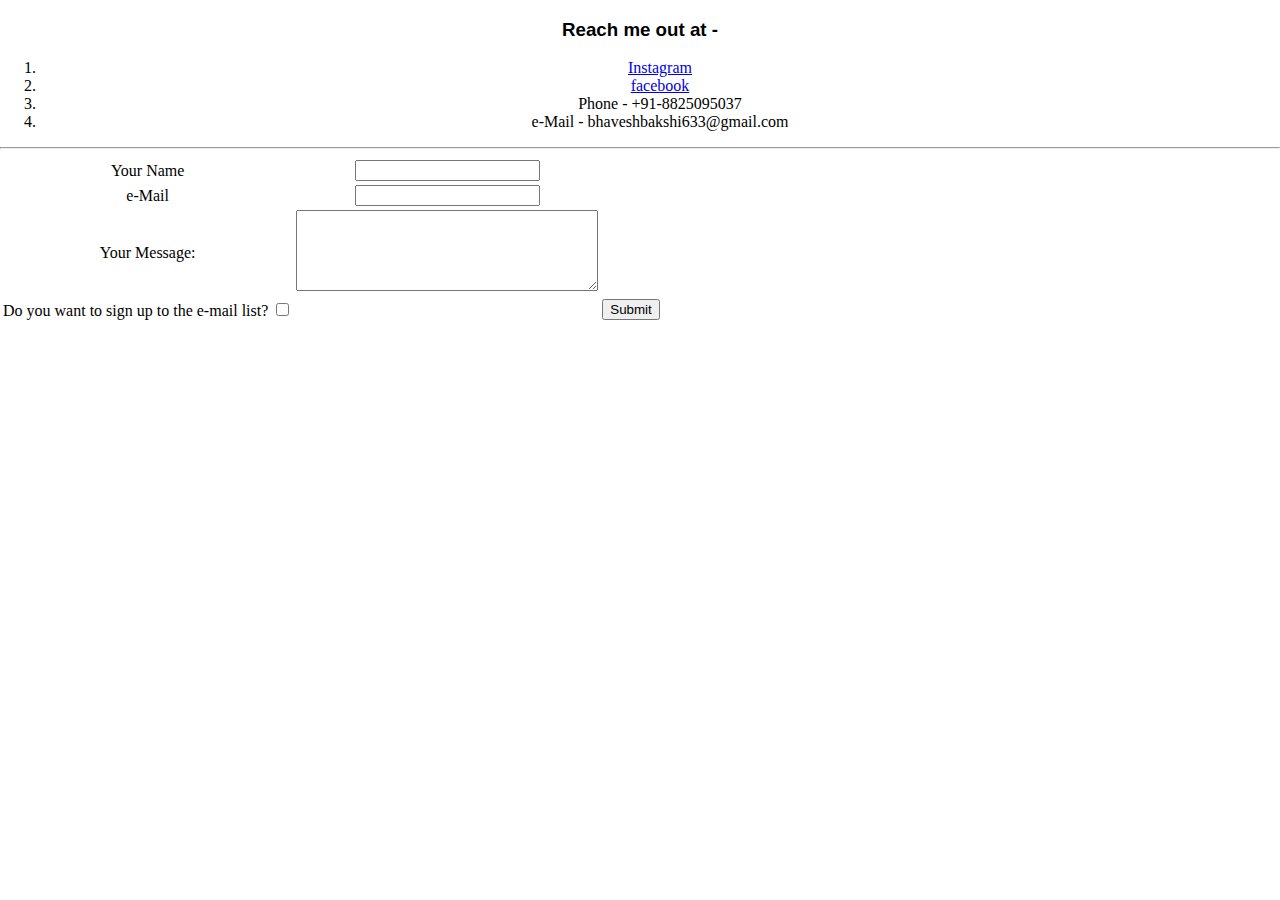
<file: contactMe.html>
<!DOCTYPE html>
<html lang="en" dir="ltr">

<head>
  <meta charset="utf-8">
  <title>Contact Me</title>
</head>
<link rel="stylesheet" href="styles.css">
<body>
  <h3>Reach me out at -</h3>
  <ol>
    <li> <a href="https://www.instagram.com/_bhavesh.bakshi_/">Instagram</a></li>
    <li><a href="https://www.facebook.com/profile.php?id=100008957463202">facebook</a></li>
    <li>Phone - +91-8825095037</li>
    <li>e-Mail - bhaveshbakshi633@gmail.com</li>
  </ol>
  <hr>
  <form class="" action="mailto:@bhaveshbakshi5@gmail.com" method="post" enctype="text/plain">
    <table>
      <tr>
        <td><label for="">Your Name</label></td>
      <td>  <input type="text" name="yourName" value=""></td>

      </tr>
      <tr>
        <td><label for="">e-Mail</label></td>
      <td>  <input type="email" name="email" value=""></td>

      </tr>
      <tr>
        <td> <label for="">Your Message:</label> </td>
        <td> <textarea name="Your Message ... " rows="5" cols="35"></textarea> </td>
      </tr>




    <tr>

      <td><label for="">Do you want to sign up to the e-mail list?</label>
      <input type="checkbox" name="" value=""></td>
      <td></td>

      <td><input type="submit" name=""></td>
    </tr>



    </table>


  </form>


</body>

</html>
</file>
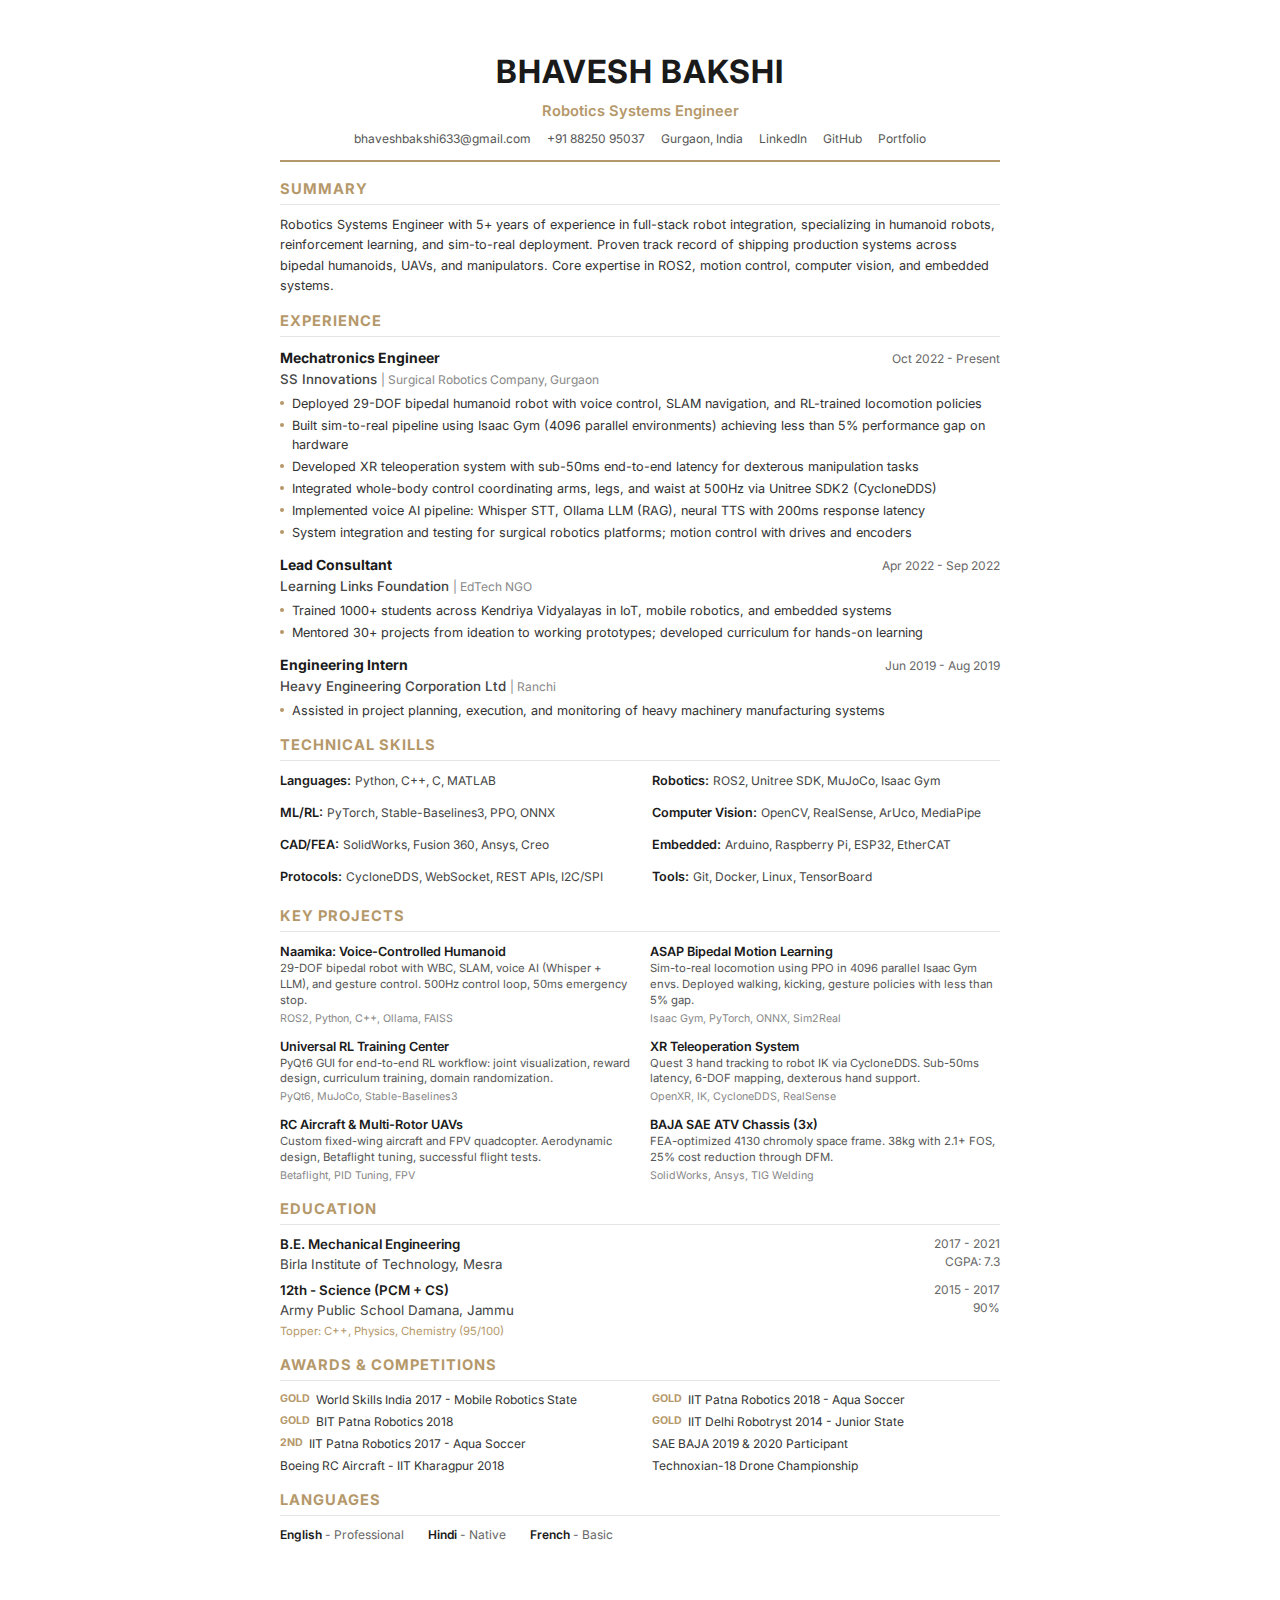
<file: cv.html>
<!DOCTYPE html>
<html lang="en">
<head>
  <meta charset="UTF-8">
  <meta name="viewport" content="width=device-width, initial-scale=1.0">
  <title>Bhavesh Bakshi - CV</title>
  <link href="https://fonts.googleapis.com/css2?family=Inter:wght@400;500;600;700&display=swap" rel="stylesheet">
  <style>
    * {
      margin: 0;
      padding: 0;
      box-sizing: border-box;
    }

    body {
      font-family: 'Inter', -apple-system, sans-serif;
      font-size: 10pt;
      line-height: 1.5;
      color: #1a1a1a;
      background: #fff;
      padding: 0.5in;
      max-width: 8.5in;
      margin: 0 auto;
    }

    @media print {
      body {
        padding: 0;
        font-size: 9.5pt;
      }
    }

    /* Header */
    .header {
      text-align: center;
      padding-bottom: 12px;
      border-bottom: 2px solid #b5986a;
      margin-bottom: 16px;
    }

    .name {
      font-size: 24pt;
      font-weight: 700;
      color: #1a1a1a;
      letter-spacing: 1px;
      margin-bottom: 4px;
    }

    .title {
      font-size: 11pt;
      color: #b5986a;
      font-weight: 600;
      margin-bottom: 8px;
    }

    .contact-row {
      display: flex;
      justify-content: center;
      gap: 16px;
      flex-wrap: wrap;
      font-size: 9pt;
      color: #555;
    }

    .contact-row a {
      color: #555;
      text-decoration: none;
    }

    .contact-row a:hover {
      color: #b5986a;
    }

    /* Sections */
    .section {
      margin-bottom: 14px;
    }

    .section-title {
      font-size: 11pt;
      font-weight: 700;
      color: #b5986a;
      text-transform: uppercase;
      letter-spacing: 1px;
      border-bottom: 1px solid #e5e5e5;
      padding-bottom: 4px;
      margin-bottom: 10px;
    }

    /* Summary */
    .summary {
      font-size: 9.5pt;
      color: #333;
      line-height: 1.6;
    }

    /* Experience */
    .job {
      margin-bottom: 12px;
    }

    .job:last-child {
      margin-bottom: 0;
    }

    .job-header {
      display: flex;
      justify-content: space-between;
      align-items: baseline;
      margin-bottom: 2px;
    }

    .job-title {
      font-weight: 700;
      font-size: 10.5pt;
      color: #1a1a1a;
    }

    .job-date {
      font-size: 9pt;
      color: #666;
    }

    .job-company {
      font-weight: 500;
      color: #444;
      margin-bottom: 4px;
    }

    .job-company span {
      font-weight: 400;
      color: #888;
      font-size: 9pt;
    }

    .job-bullets {
      list-style: none;
      padding-left: 0;
    }

    .job-bullets li {
      position: relative;
      padding-left: 12px;
      margin-bottom: 3px;
      font-size: 9.5pt;
      color: #333;
    }

    .job-bullets li::before {
      content: '';
      position: absolute;
      left: 0;
      top: 7px;
      width: 4px;
      height: 4px;
      background: #b5986a;
      border-radius: 50%;
    }

    /* Skills */
    .skills-grid {
      display: grid;
      grid-template-columns: repeat(2, 1fr);
      gap: 8px 24px;
    }

    .skill-category {
      margin-bottom: 4px;
    }

    .skill-label {
      font-weight: 600;
      font-size: 9.5pt;
      color: #1a1a1a;
    }

    .skill-items {
      font-size: 9pt;
      color: #444;
    }

    /* Education */
    .edu-item {
      display: flex;
      justify-content: space-between;
      margin-bottom: 6px;
    }

    .edu-degree {
      font-weight: 600;
      color: #1a1a1a;
    }

    .edu-school {
      color: #444;
    }

    .edu-meta {
      text-align: right;
      color: #666;
      font-size: 9pt;
    }

    .edu-highlight {
      font-size: 8.5pt;
      color: #b5986a;
      margin-top: 2px;
    }

    /* Awards */
    .awards-grid {
      display: grid;
      grid-template-columns: repeat(2, 1fr);
      gap: 4px 24px;
    }

    .award-item {
      font-size: 9pt;
      color: #333;
      display: flex;
      gap: 6px;
    }

    .award-badge {
      font-weight: 700;
      color: #b5986a;
      font-size: 8pt;
    }

    /* Projects */
    .projects-grid {
      display: grid;
      grid-template-columns: repeat(2, 1fr);
      gap: 10px 20px;
    }

    .project {
      margin-bottom: 0;
    }

    .project-title {
      font-weight: 600;
      font-size: 9.5pt;
      color: #1a1a1a;
    }

    .project-desc {
      font-size: 8.5pt;
      color: #555;
      line-height: 1.4;
    }

    .project-tags {
      font-size: 8pt;
      color: #888;
      margin-top: 2px;
    }

    /* Languages */
    .languages-row {
      display: flex;
      gap: 24px;
    }

    .lang-item {
      font-size: 9pt;
    }

    .lang-name {
      font-weight: 600;
      color: #1a1a1a;
    }

    .lang-level {
      color: #666;
    }
  </style>
</head>
<body>
  <header class="header">
    <h1 class="name">BHAVESH BAKSHI</h1>
    <div class="title">Robotics Systems Engineer</div>
    <div class="contact-row">
      <span>bhaveshbakshi633@gmail.com</span>
      <span>+91 88250 95037</span>
      <span>Gurgaon, India</span>
      <a href="https://linkedin.com/in/bhavesh-bakshi633">LinkedIn</a>
      <a href="https://github.com/bhaveshbakshi633">GitHub</a>
      <a href="https://bhaveshbakshi633.github.io/CV">Portfolio</a>
    </div>
  </header>

  <section class="section">
    <h2 class="section-title">Summary</h2>
    <p class="summary">
      Robotics Systems Engineer with 5+ years of experience in full-stack robot integration, specializing in humanoid robots, reinforcement learning, and sim-to-real deployment. Proven track record of shipping production systems across bipedal humanoids, UAVs, and manipulators. Core expertise in ROS2, motion control, computer vision, and embedded systems.
    </p>
  </section>

  <section class="section">
    <h2 class="section-title">Experience</h2>

    <div class="job">
      <div class="job-header">
        <span class="job-title">Mechatronics Engineer</span>
        <span class="job-date">Oct 2022 - Present</span>
      </div>
      <div class="job-company">SS Innovations <span>| Surgical Robotics Company, Gurgaon</span></div>
      <ul class="job-bullets">
        <li>Deployed 29-DOF bipedal humanoid robot with voice control, SLAM navigation, and RL-trained locomotion policies</li>
        <li>Built sim-to-real pipeline using Isaac Gym (4096 parallel environments) achieving less than 5% performance gap on hardware</li>
        <li>Developed XR teleoperation system with sub-50ms end-to-end latency for dexterous manipulation tasks</li>
        <li>Integrated whole-body control coordinating arms, legs, and waist at 500Hz via Unitree SDK2 (CycloneDDS)</li>
        <li>Implemented voice AI pipeline: Whisper STT, Ollama LLM (RAG), neural TTS with 200ms response latency</li>
        <li>System integration and testing for surgical robotics platforms; motion control with drives and encoders</li>
      </ul>
    </div>

    <div class="job">
      <div class="job-header">
        <span class="job-title">Lead Consultant</span>
        <span class="job-date">Apr 2022 - Sep 2022</span>
      </div>
      <div class="job-company">Learning Links Foundation <span>| EdTech NGO</span></div>
      <ul class="job-bullets">
        <li>Trained 1000+ students across Kendriya Vidyalayas in IoT, mobile robotics, and embedded systems</li>
        <li>Mentored 30+ projects from ideation to working prototypes; developed curriculum for hands-on learning</li>
      </ul>
    </div>

    <div class="job">
      <div class="job-header">
        <span class="job-title">Engineering Intern</span>
        <span class="job-date">Jun 2019 - Aug 2019</span>
      </div>
      <div class="job-company">Heavy Engineering Corporation Ltd <span>| Ranchi</span></div>
      <ul class="job-bullets">
        <li>Assisted in project planning, execution, and monitoring of heavy machinery manufacturing systems</li>
      </ul>
    </div>
  </section>

  <section class="section">
    <h2 class="section-title">Technical Skills</h2>
    <div class="skills-grid">
      <div class="skill-category">
        <span class="skill-label">Languages:</span>
        <span class="skill-items">Python, C++, C, MATLAB</span>
      </div>
      <div class="skill-category">
        <span class="skill-label">Robotics:</span>
        <span class="skill-items">ROS2, Unitree SDK, MuJoCo, Isaac Gym</span>
      </div>
      <div class="skill-category">
        <span class="skill-label">ML/RL:</span>
        <span class="skill-items">PyTorch, Stable-Baselines3, PPO, ONNX</span>
      </div>
      <div class="skill-category">
        <span class="skill-label">Computer Vision:</span>
        <span class="skill-items">OpenCV, RealSense, ArUco, MediaPipe</span>
      </div>
      <div class="skill-category">
        <span class="skill-label">CAD/FEA:</span>
        <span class="skill-items">SolidWorks, Fusion 360, Ansys, Creo</span>
      </div>
      <div class="skill-category">
        <span class="skill-label">Embedded:</span>
        <span class="skill-items">Arduino, Raspberry Pi, ESP32, EtherCAT</span>
      </div>
      <div class="skill-category">
        <span class="skill-label">Protocols:</span>
        <span class="skill-items">CycloneDDS, WebSocket, REST APIs, I2C/SPI</span>
      </div>
      <div class="skill-category">
        <span class="skill-label">Tools:</span>
        <span class="skill-items">Git, Docker, Linux, TensorBoard</span>
      </div>
    </div>
  </section>

  <section class="section">
    <h2 class="section-title">Key Projects</h2>
    <div class="projects-grid">
      <div class="project">
        <div class="project-title">Naamika: Voice-Controlled Humanoid</div>
        <div class="project-desc">29-DOF bipedal robot with WBC, SLAM, voice AI (Whisper + LLM), and gesture control. 500Hz control loop, 50ms emergency stop.</div>
        <div class="project-tags">ROS2, Python, C++, Ollama, FAISS</div>
      </div>
      <div class="project">
        <div class="project-title">ASAP Bipedal Motion Learning</div>
        <div class="project-desc">Sim-to-real locomotion using PPO in 4096 parallel Isaac Gym envs. Deployed walking, kicking, gesture policies with less than 5% gap.</div>
        <div class="project-tags">Isaac Gym, PyTorch, ONNX, Sim2Real</div>
      </div>
      <div class="project">
        <div class="project-title">Universal RL Training Center</div>
        <div class="project-desc">PyQt6 GUI for end-to-end RL workflow: joint visualization, reward design, curriculum training, domain randomization.</div>
        <div class="project-tags">PyQt6, MuJoCo, Stable-Baselines3</div>
      </div>
      <div class="project">
        <div class="project-title">XR Teleoperation System</div>
        <div class="project-desc">Quest 3 hand tracking to robot IK via CycloneDDS. Sub-50ms latency, 6-DOF mapping, dexterous hand support.</div>
        <div class="project-tags">OpenXR, IK, CycloneDDS, RealSense</div>
      </div>
      <div class="project">
        <div class="project-title">RC Aircraft & Multi-Rotor UAVs</div>
        <div class="project-desc">Custom fixed-wing aircraft and FPV quadcopter. Aerodynamic design, Betaflight tuning, successful flight tests.</div>
        <div class="project-tags">Betaflight, PID Tuning, FPV</div>
      </div>
      <div class="project">
        <div class="project-title">BAJA SAE ATV Chassis (3x)</div>
        <div class="project-desc">FEA-optimized 4130 chromoly space frame. 38kg with 2.1+ FOS, 25% cost reduction through DFM.</div>
        <div class="project-tags">SolidWorks, Ansys, TIG Welding</div>
      </div>
    </div>
  </section>

  <section class="section">
    <h2 class="section-title">Education</h2>
    <div class="edu-item">
      <div>
        <div class="edu-degree">B.E. Mechanical Engineering</div>
        <div class="edu-school">Birla Institute of Technology, Mesra</div>
      </div>
      <div class="edu-meta">
        <div>2017 - 2021</div>
        <div>CGPA: 7.3</div>
      </div>
    </div>
    <div class="edu-item">
      <div>
        <div class="edu-degree">12th - Science (PCM + CS)</div>
        <div class="edu-school">Army Public School Damana, Jammu</div>
        <div class="edu-highlight">Topper: C++, Physics, Chemistry (95/100)</div>
      </div>
      <div class="edu-meta">
        <div>2015 - 2017</div>
        <div>90%</div>
      </div>
    </div>
  </section>

  <section class="section">
    <h2 class="section-title">Awards & Competitions</h2>
    <div class="awards-grid">
      <div class="award-item"><span class="award-badge">GOLD</span> World Skills India 2017 - Mobile Robotics State</div>
      <div class="award-item"><span class="award-badge">GOLD</span> IIT Patna Robotics 2018 - Aqua Soccer</div>
      <div class="award-item"><span class="award-badge">GOLD</span> BIT Patna Robotics 2018</div>
      <div class="award-item"><span class="award-badge">GOLD</span> IIT Delhi Robotryst 2014 - Junior State</div>
      <div class="award-item"><span class="award-badge">2ND</span> IIT Patna Robotics 2017 - Aqua Soccer</div>
      <div class="award-item">SAE BAJA 2019 & 2020 Participant</div>
      <div class="award-item">Boeing RC Aircraft - IIT Kharagpur 2018</div>
      <div class="award-item">Technoxian-18 Drone Championship</div>
    </div>
  </section>

  <section class="section">
    <h2 class="section-title">Languages</h2>
    <div class="languages-row">
      <div class="lang-item"><span class="lang-name">English</span> <span class="lang-level">- Professional</span></div>
      <div class="lang-item"><span class="lang-name">Hindi</span> <span class="lang-level">- Native</span></div>
      <div class="lang-item"><span class="lang-name">French</span> <span class="lang-level">- Basic</span></div>
    </div>
  </section>
</body>
</html>
</file>
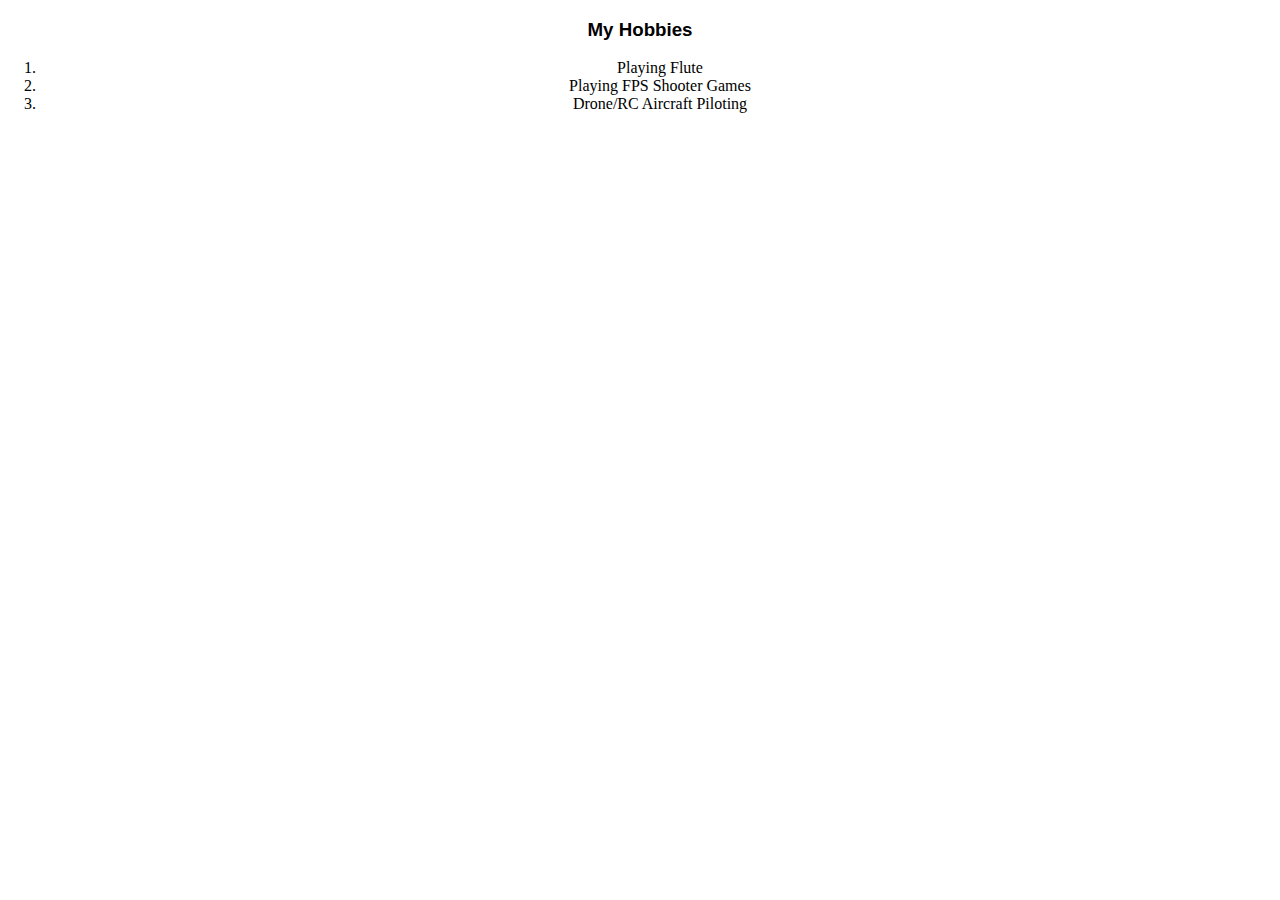
<file: hobbies.html>
<!DOCTYPE html>
<html lang="en" dir="ltr">

<head>
  <meta charset="utf-8">
  <title>My Hobbies</title>
</head>
<link rel="stylesheet" href="styles.css">

<body>
  <h3>My Hobbies</h3>
  <ol>
    <li>
      Playing Flute
    </li>
    <li>
      Playing FPS Shooter Games
    </li>
    <li>
      Drone/RC Aircraft Piloting
    </li>
  </ol>

</body>

</html>
</file>
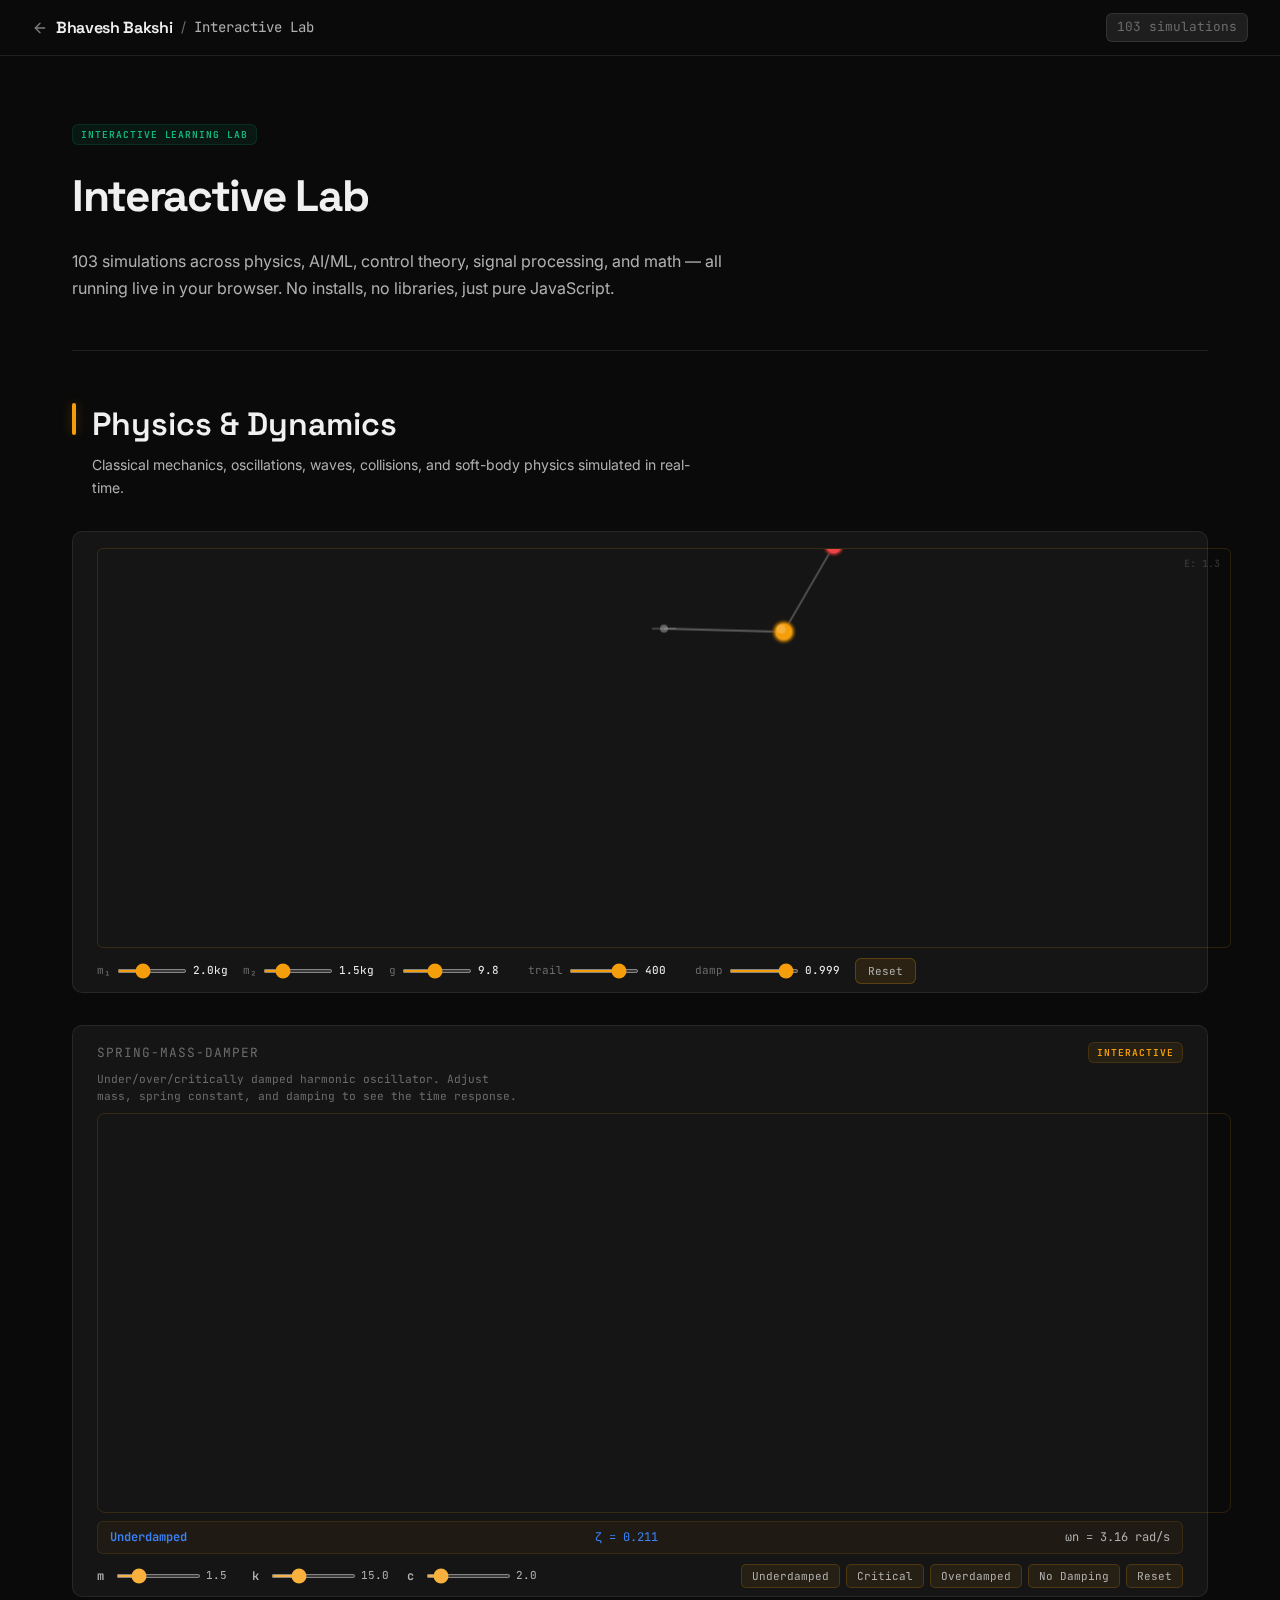
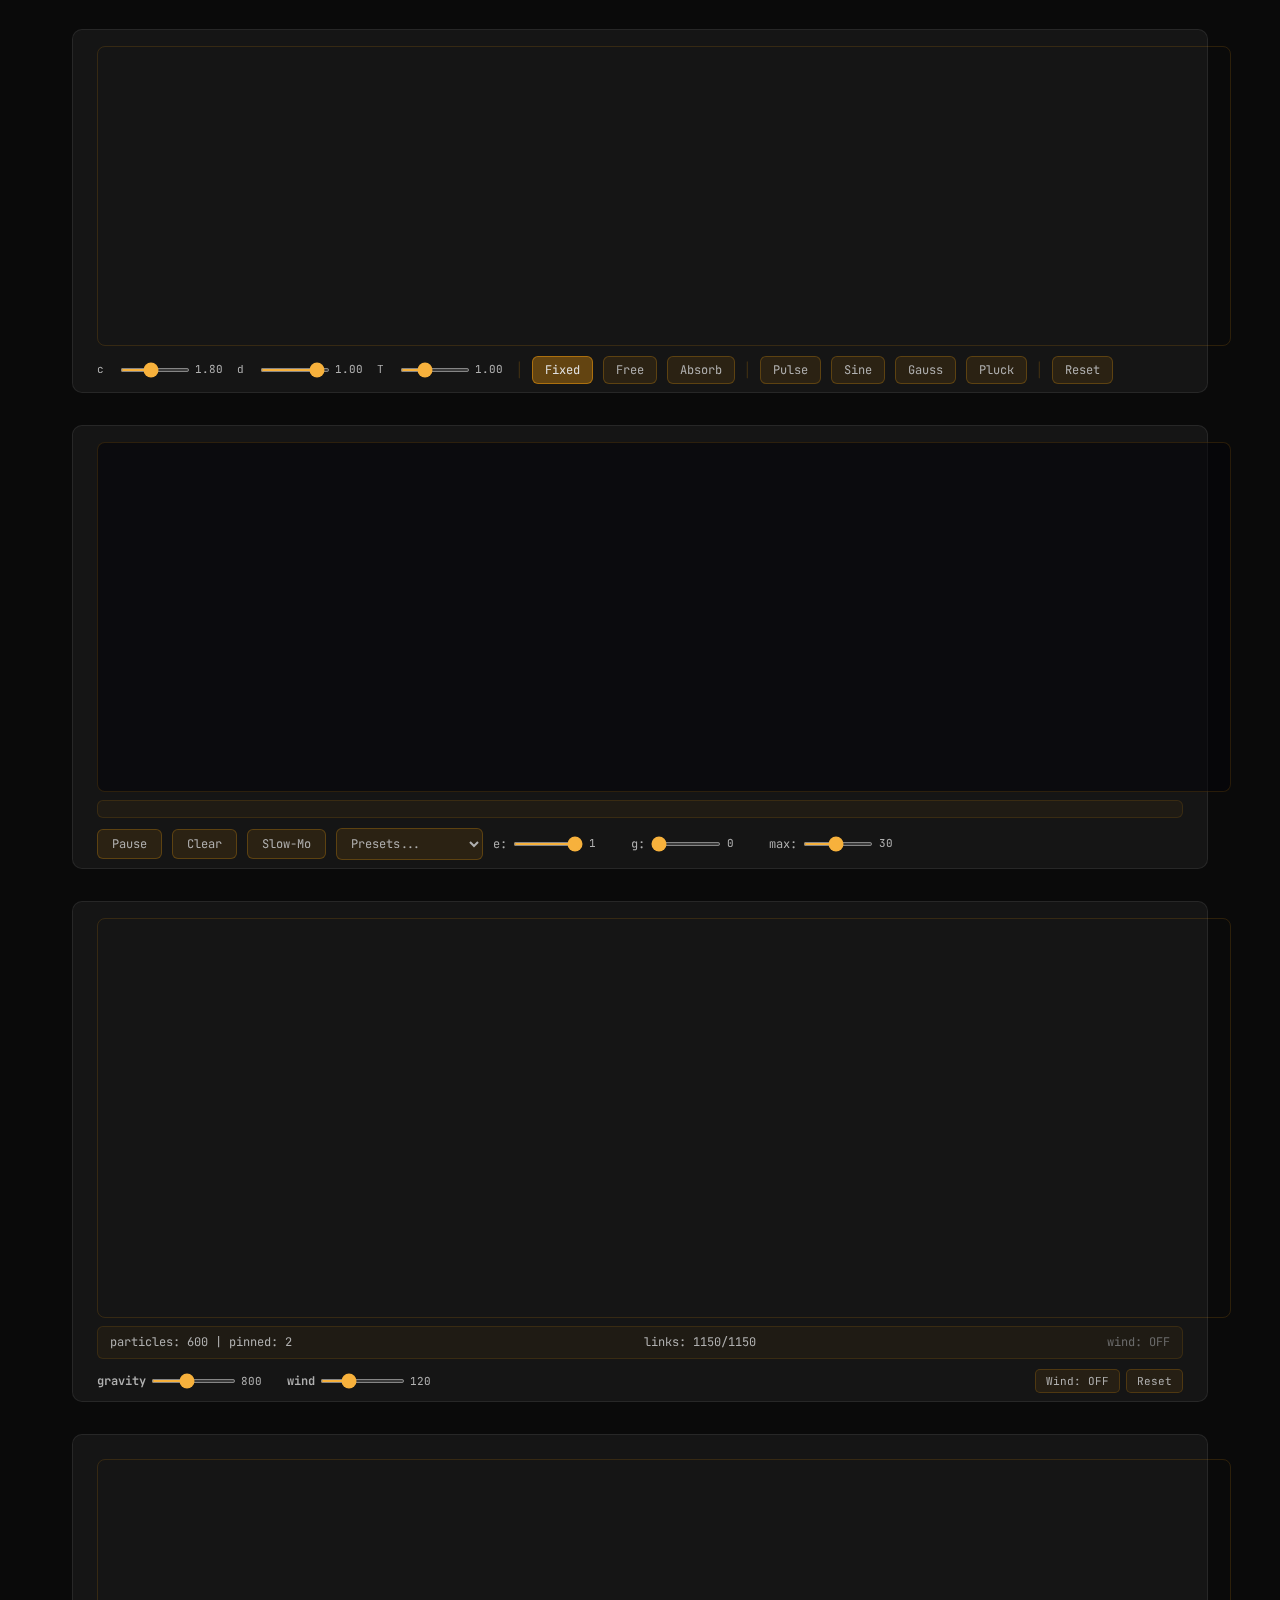
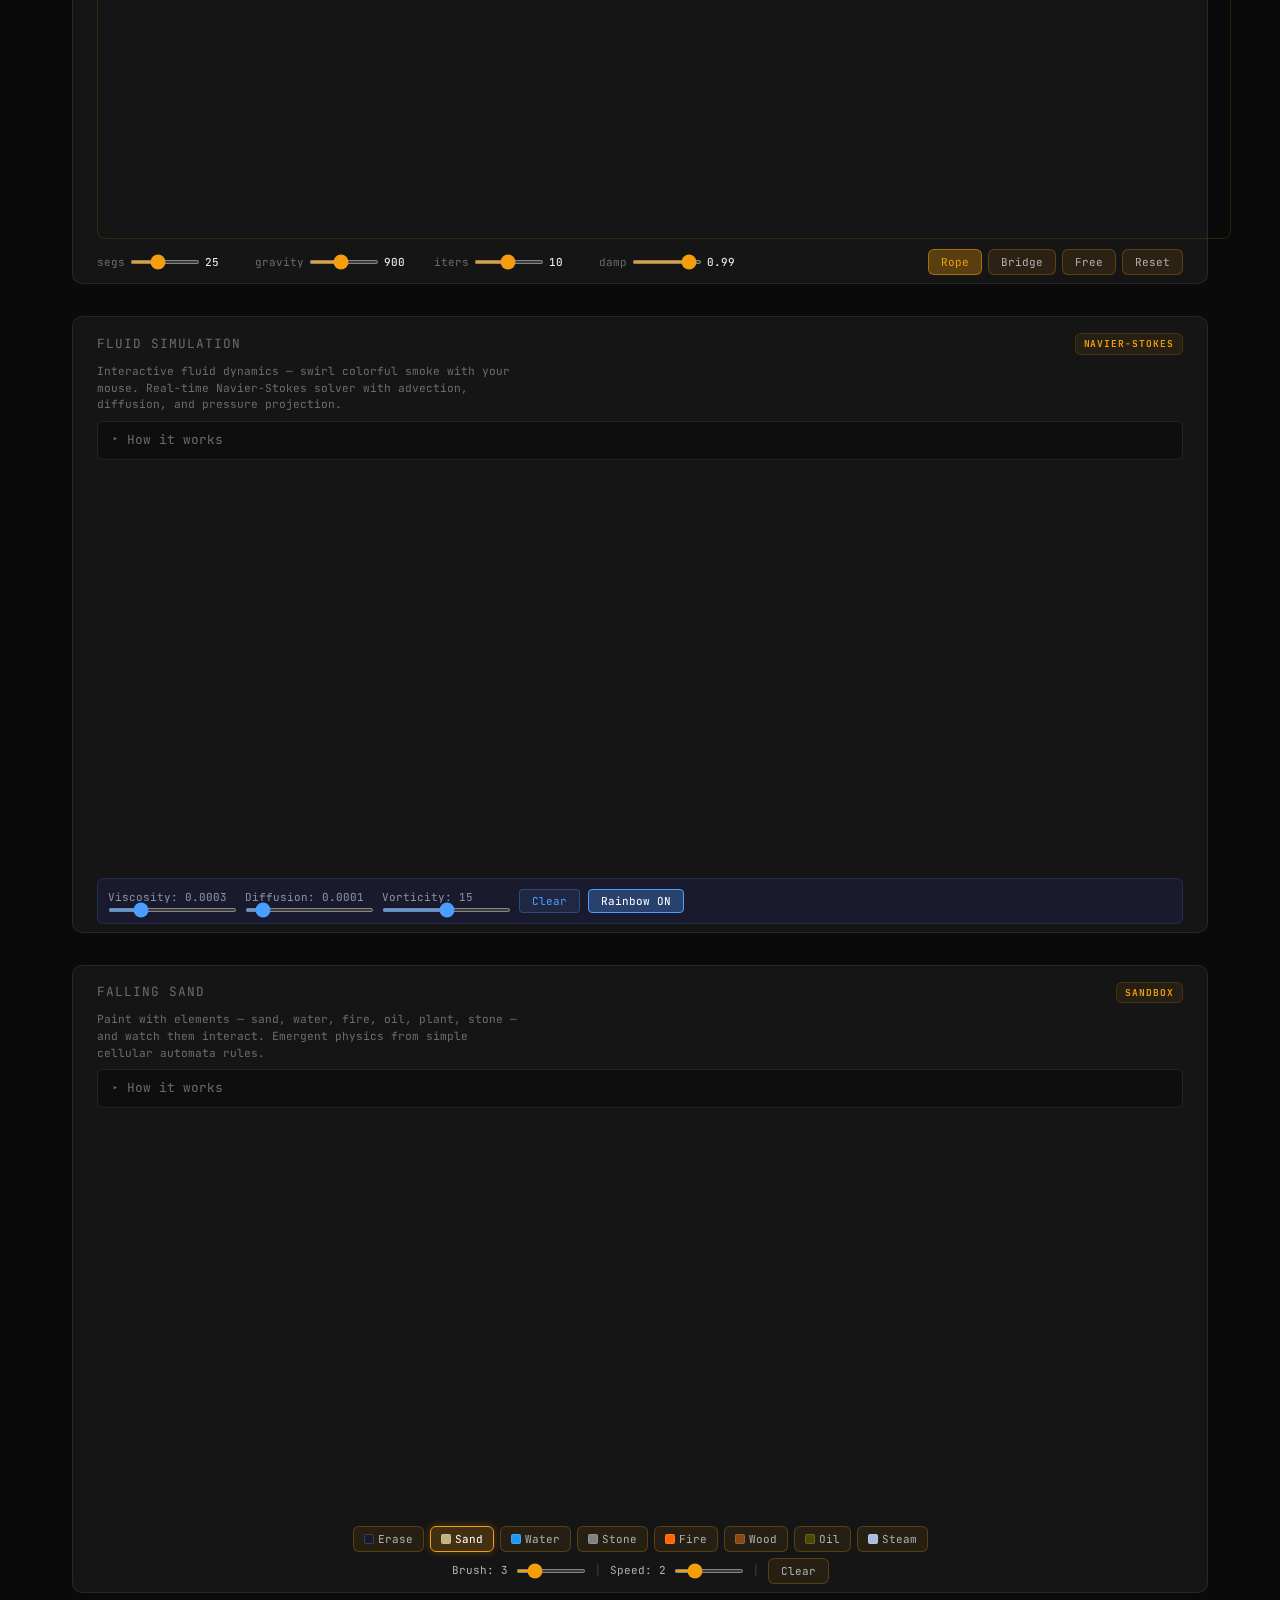
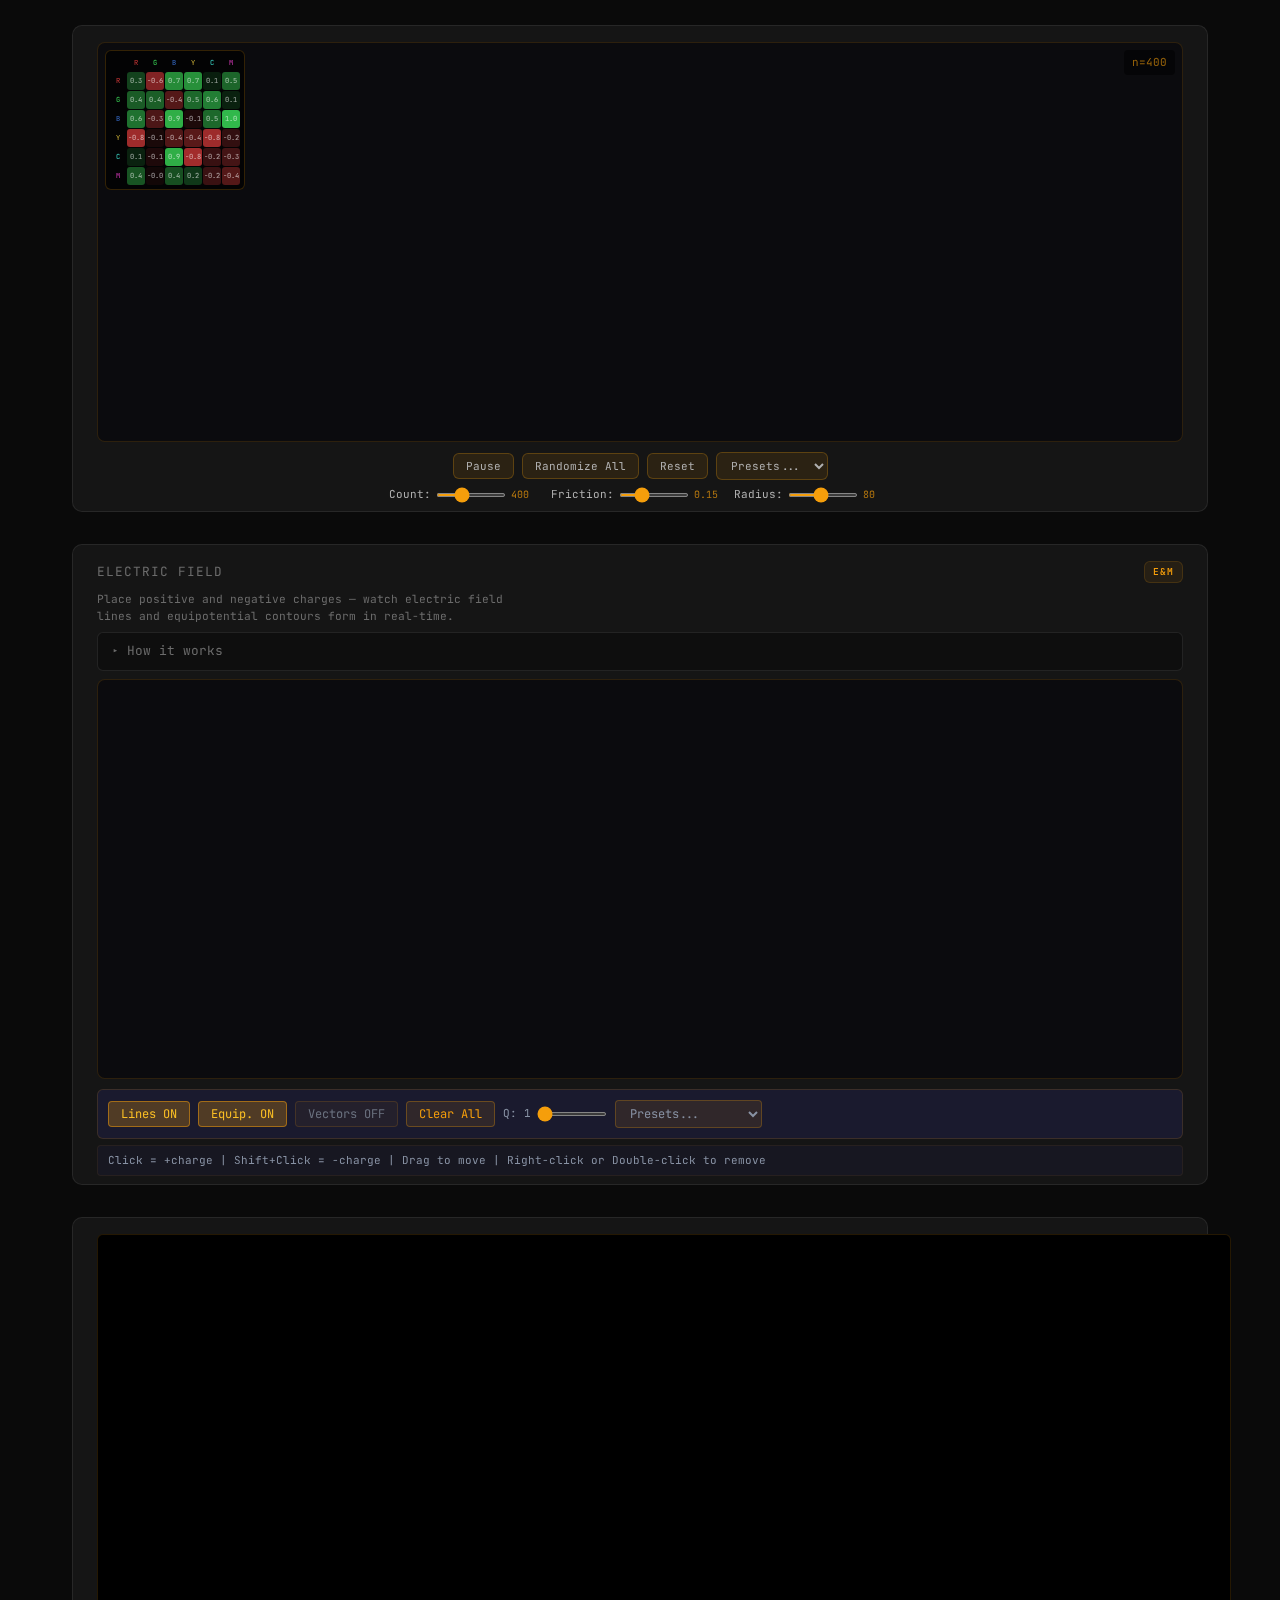
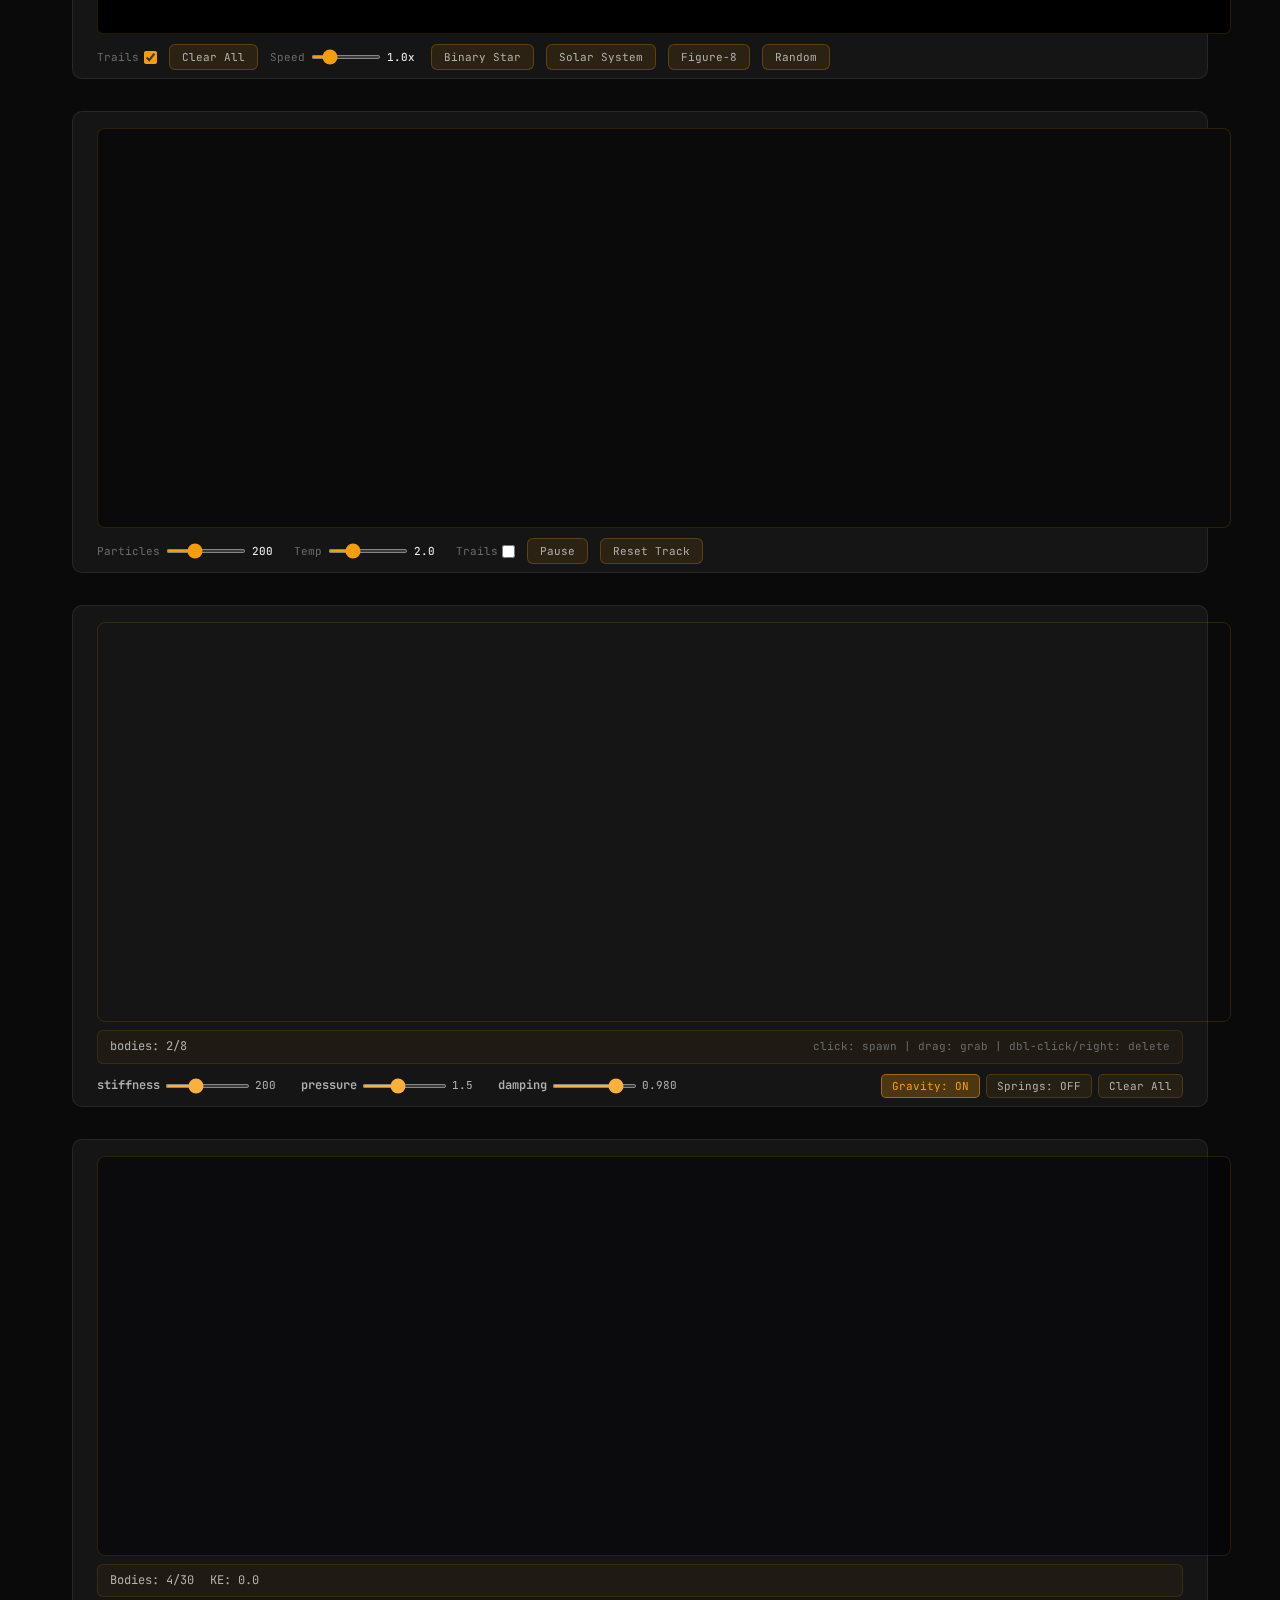
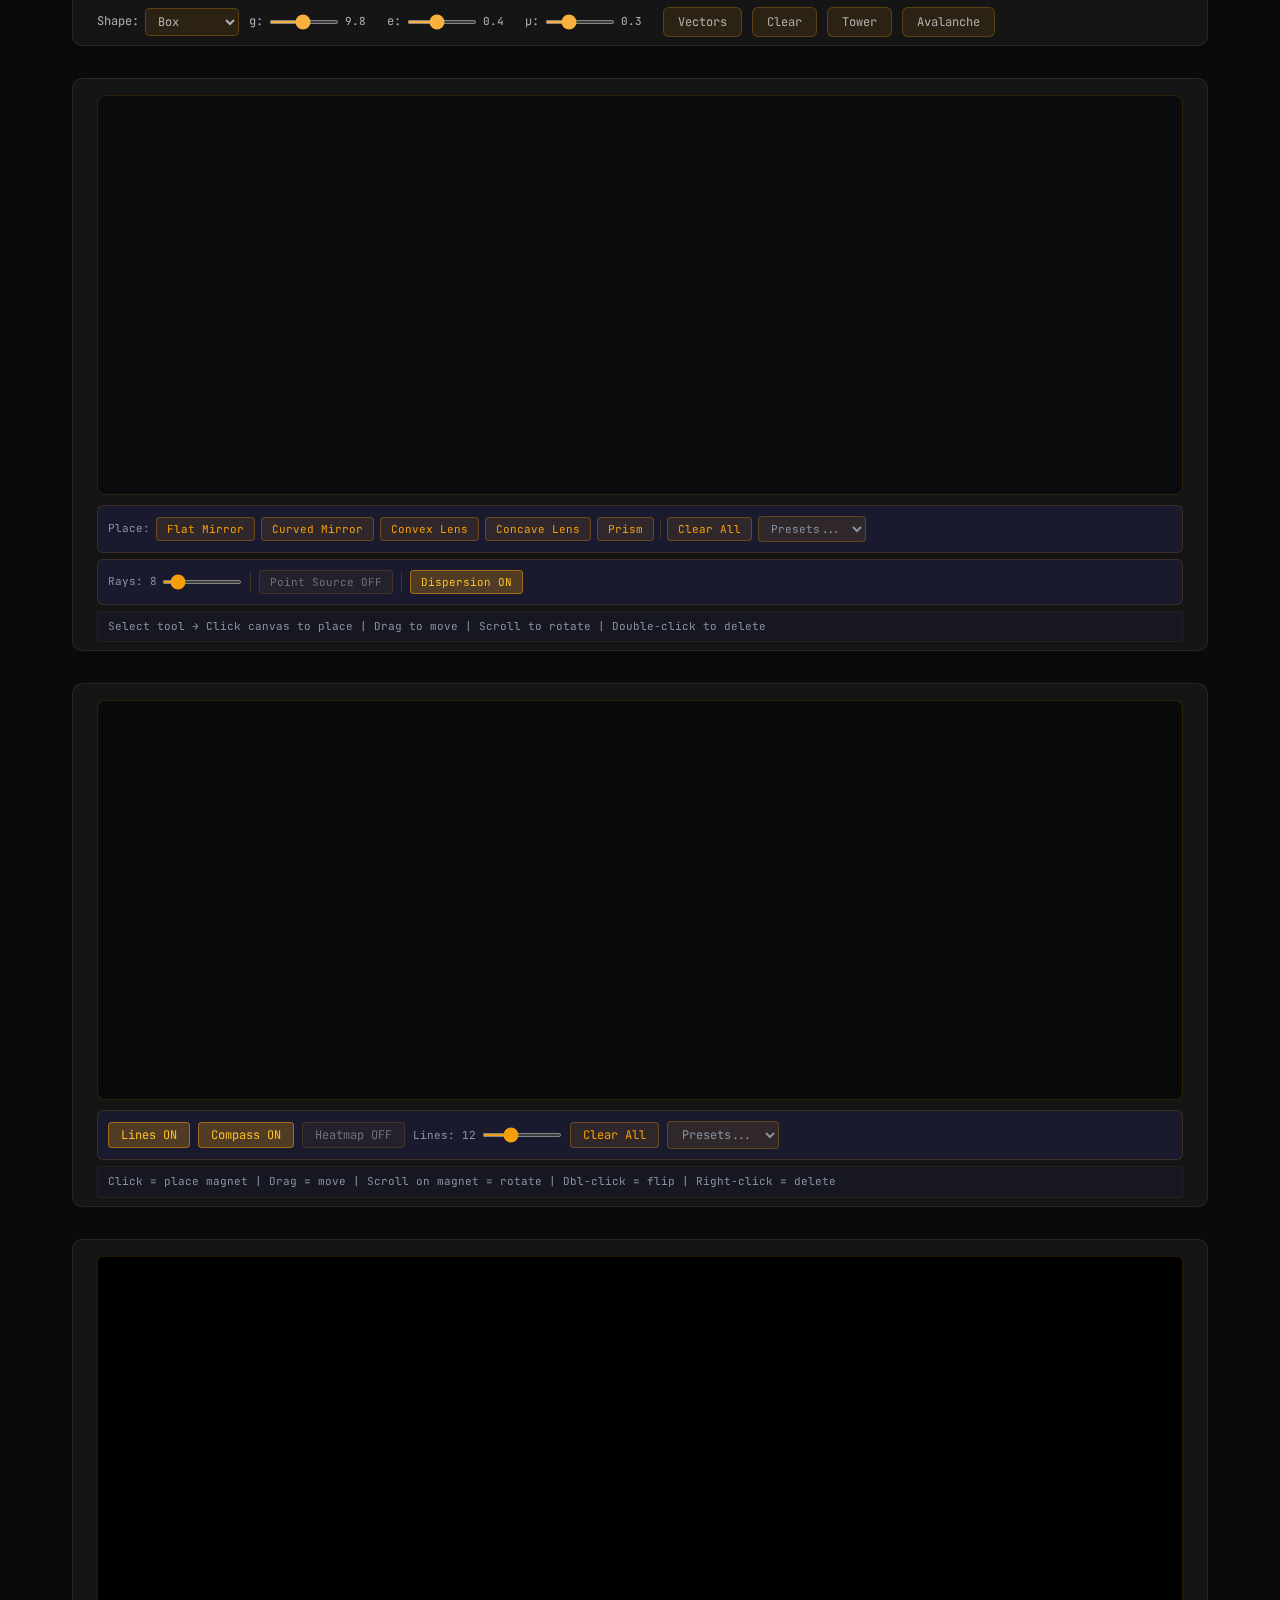
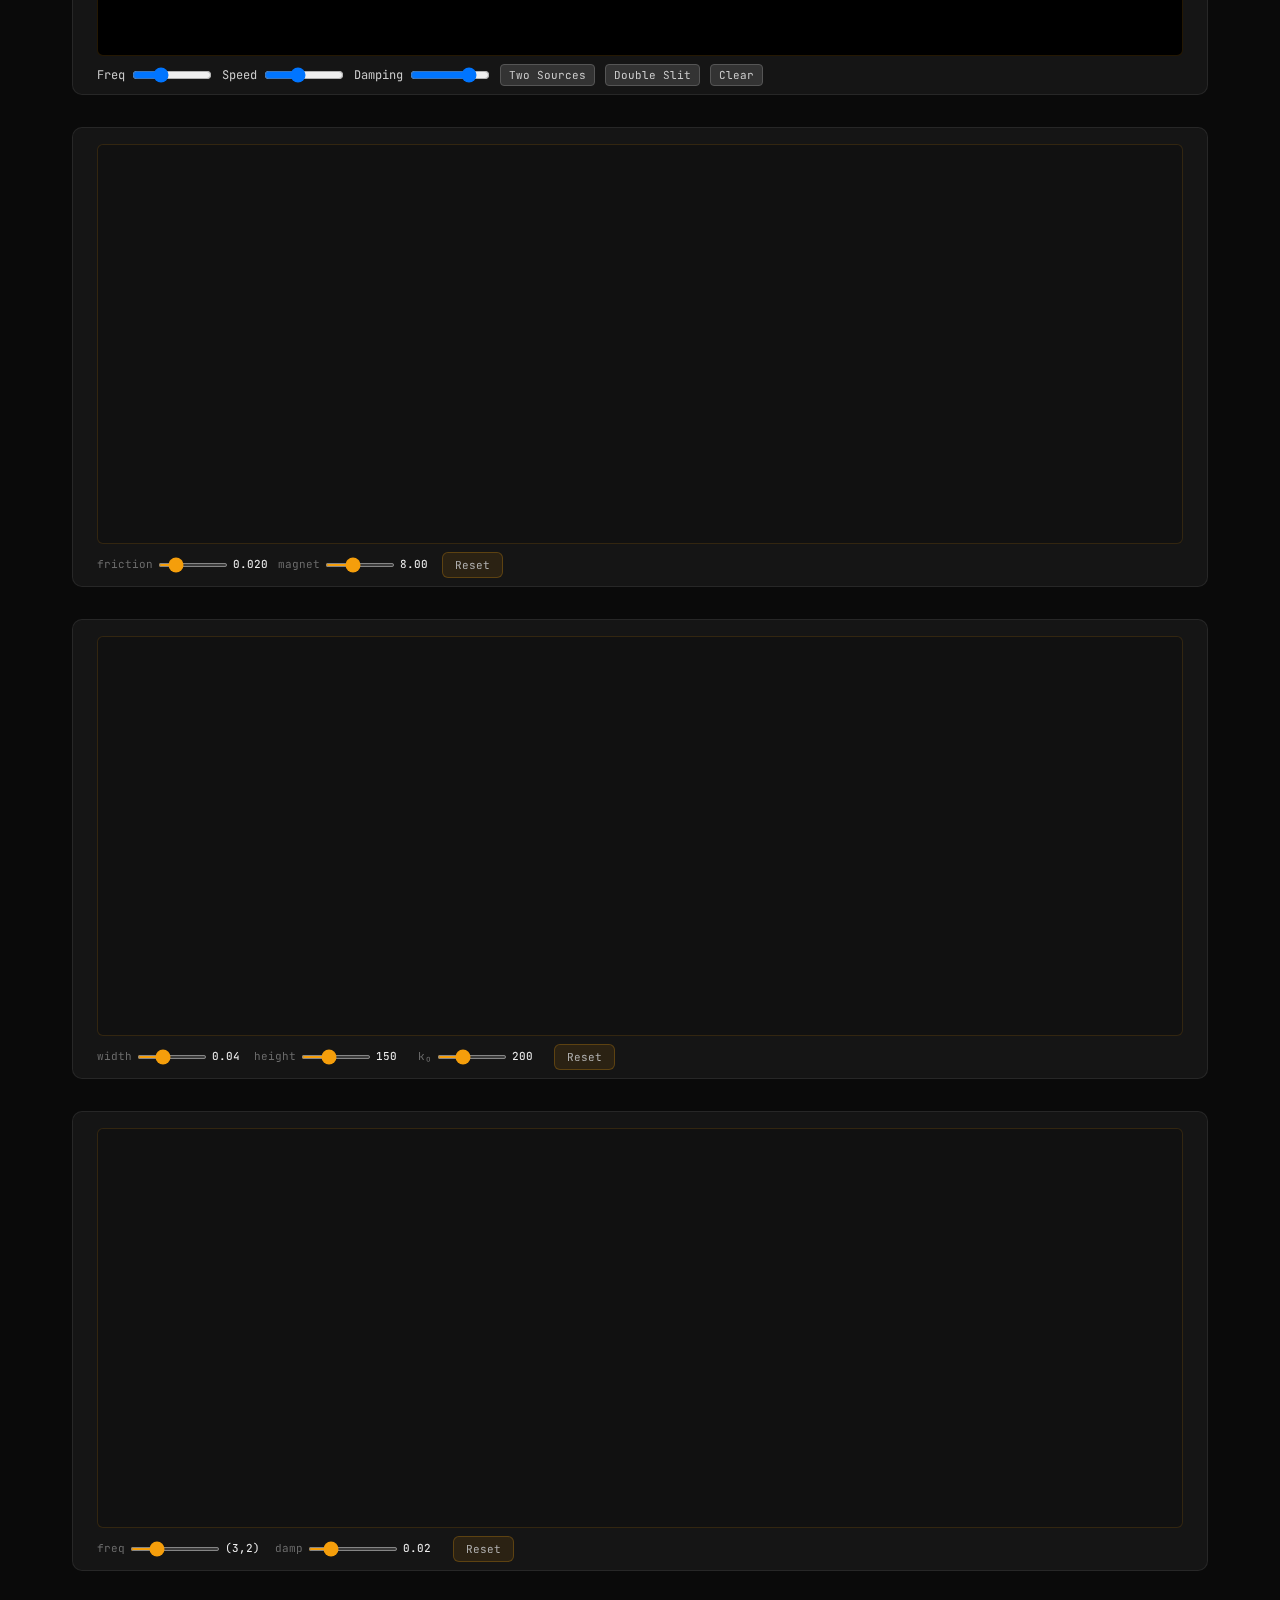
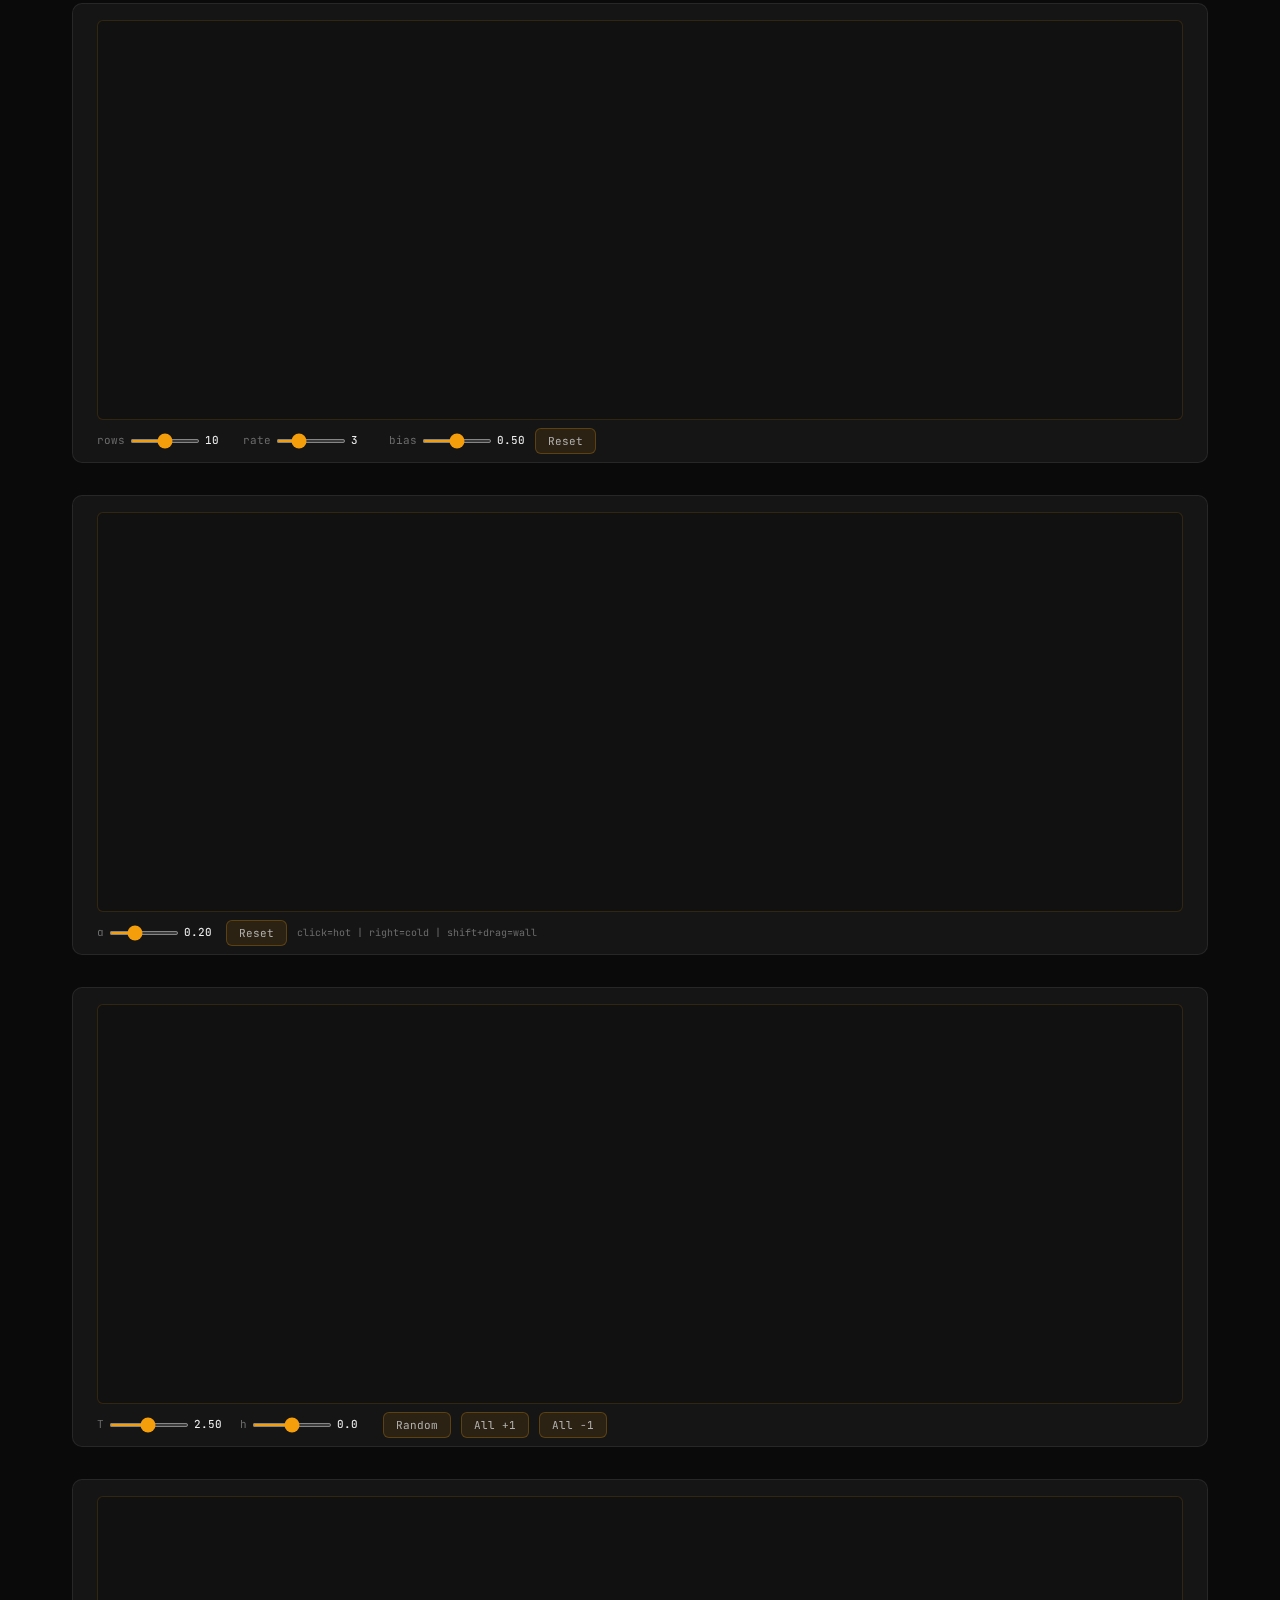
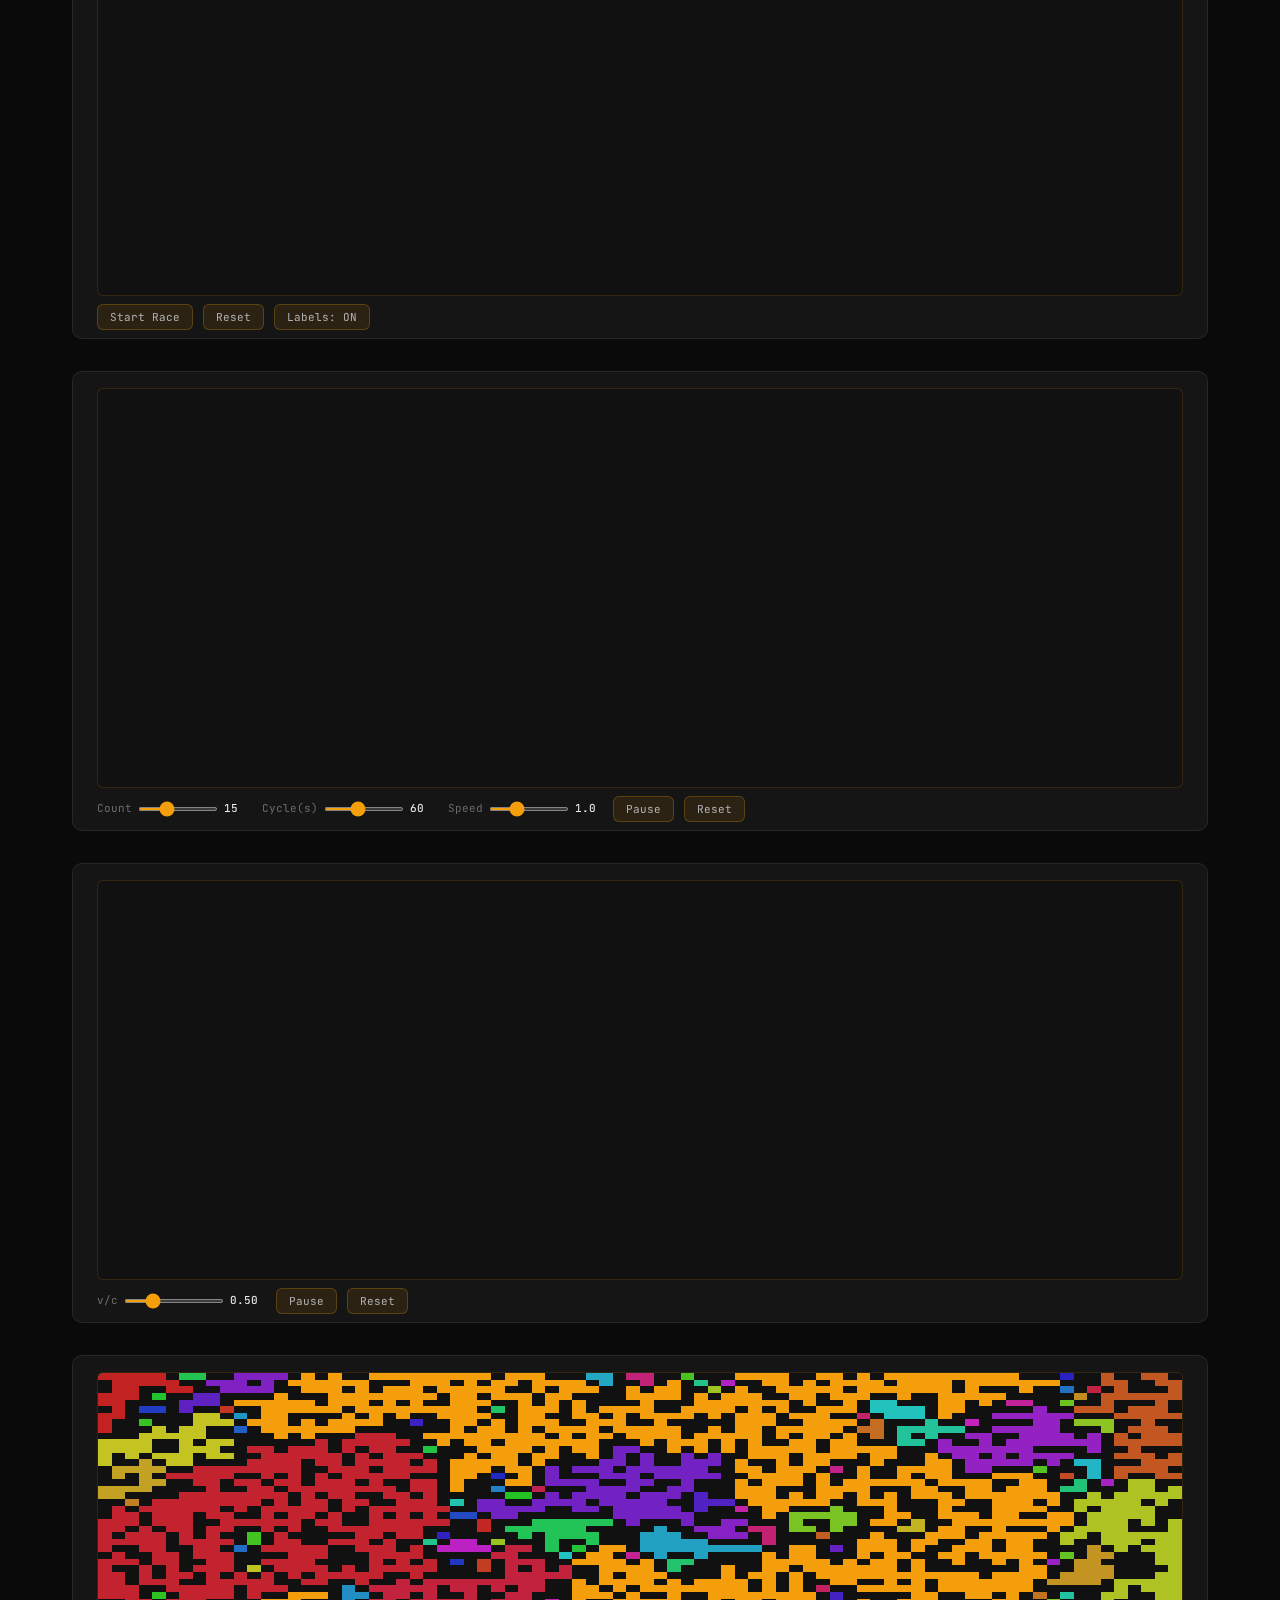
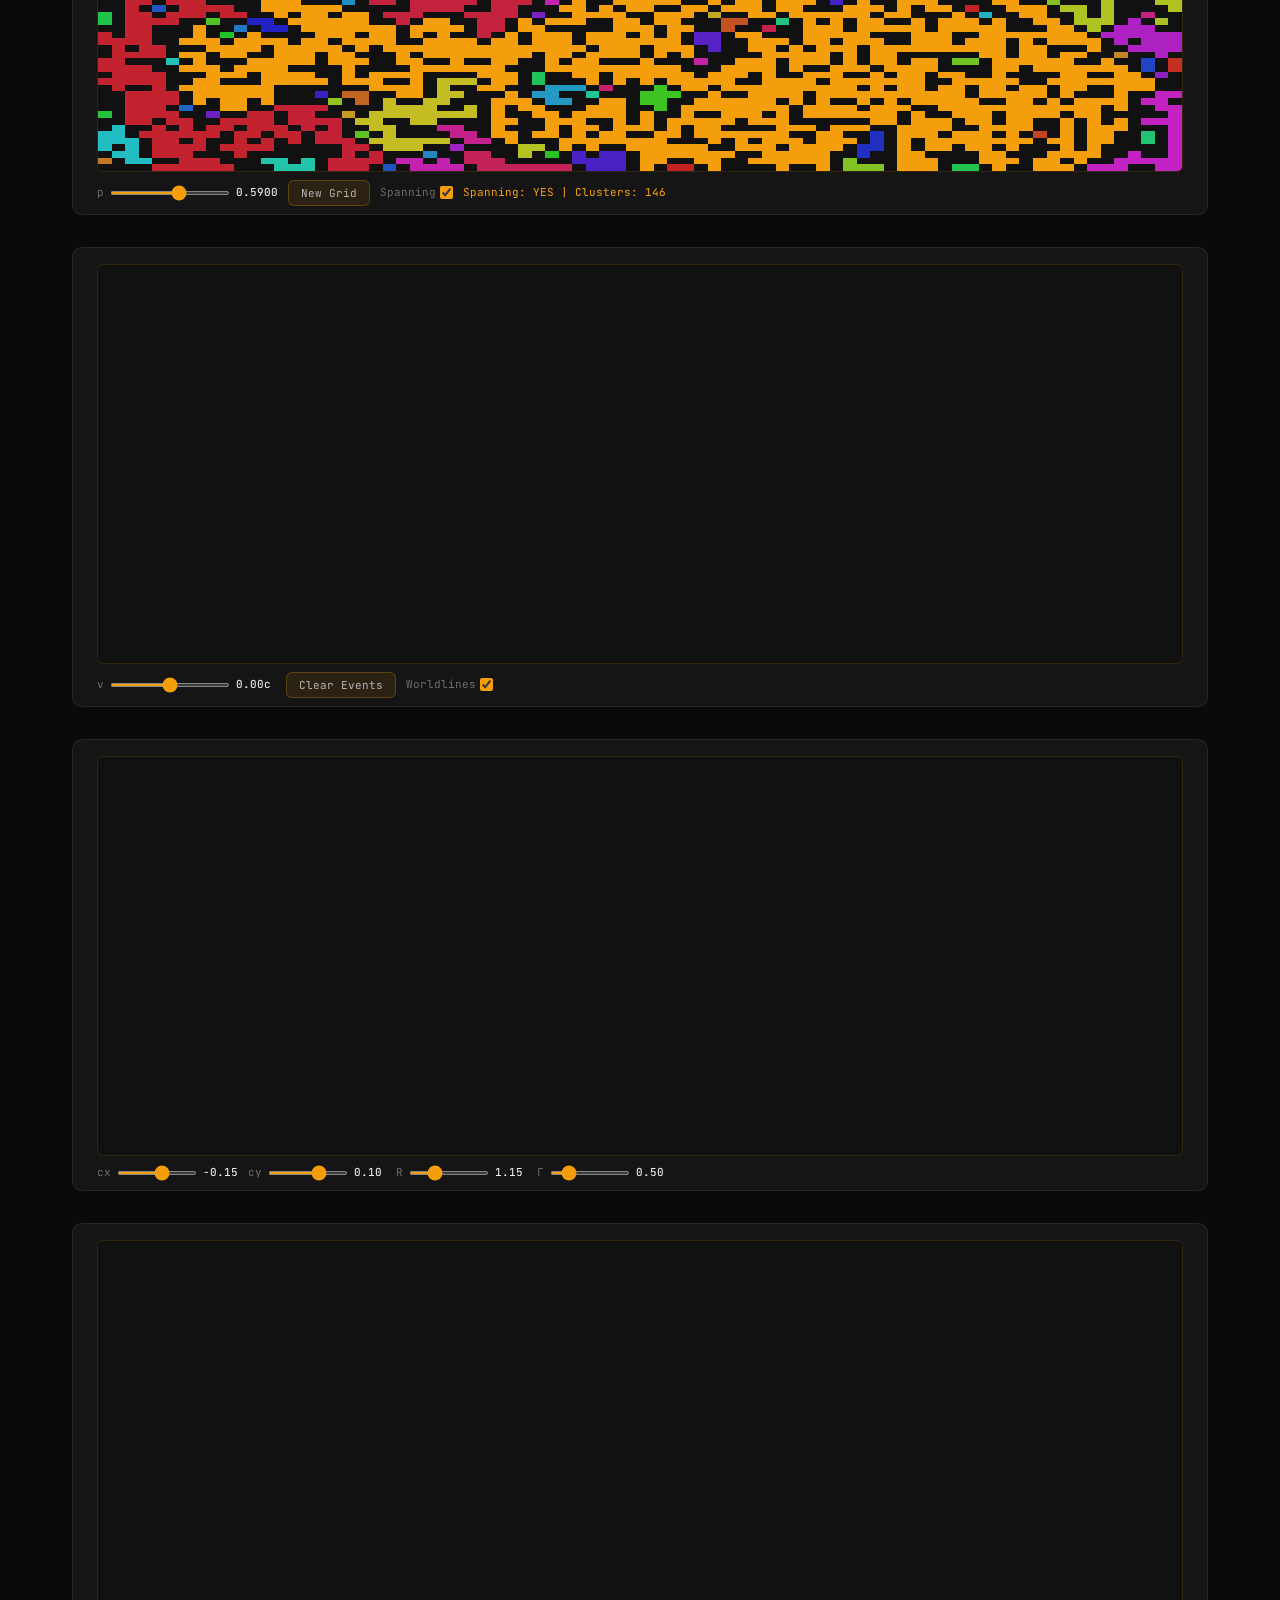
<file: lab.html>
<!DOCTYPE html>
<html lang="en">
<head>
  <meta charset="UTF-8" />
  <meta name="viewport" content="width=device-width, initial-scale=1" />
  <meta name="description" content="Interactive Learning Lab — 102 browser-based simulations covering physics, AI/ML, control theory, signal processing, and mathematics." />
  <title>Interactive Lab | Bhavesh Bakshi</title>

  <!-- Open Graph / Social -->
  <meta property="og:type" content="website" />
  <meta property="og:url" content="https://bhaveshbakshi633.github.io/CV/lab.html" />
  <meta property="og:title" content="Interactive Learning Lab | Bhavesh Bakshi" />
  <meta property="og:description" content="103 interactive simulations — physics, AI/ML, control theory, signal processing. All running in your browser." />
  <meta property="og:image" content="https://bhaveshbakshi633.github.io/CV/profile_pic.jpg" />

  <!-- Fonts -->
  <link rel="preconnect" href="https://fonts.googleapis.com" />
  <link rel="preconnect" href="https://fonts.gstatic.com" crossorigin />
  <link href="https://fonts.googleapis.com/css2?family=Space+Grotesk:wght@400;500;600;700&family=Inter:wght@400;500;600&family=JetBrains+Mono:wght@400;500&display=swap" rel="stylesheet" />

  <!-- Stylesheets -->
  <link rel="stylesheet" href="css/main.css" />
  <link rel="stylesheet" href="css/lab.css" />
</head>
<body>

  <!-- Topbar -->
  <header class="lab-topbar">
    <a href="index.html" class="lab-topbar-name">
      <svg viewBox="0 0 24 24" width="16" height="16" fill="none" stroke="currentColor" stroke-width="2" stroke-linecap="round" stroke-linejoin="round">
        <line x1="19" y1="12" x2="5" y2="12"/><polyline points="12 19 5 12 12 5"/>
      </svg>
      Bhavesh Bakshi
    </a>
    <span class="lab-topbar-divider">/</span>
    <span class="lab-topbar-page">Interactive Lab</span>
    <div class="lab-topbar-count">103 simulations</div>
  </header>

  <!-- Main Content -->
  <main class="lab-content">

    <!-- Hero -->
    <section class="lab-hero">
      <span class="game-badge">INTERACTIVE LEARNING LAB</span>
      <h1 class="lab-hero-title">Interactive Lab</h1>
      <p class="lab-hero-subtitle">103 simulations across physics, AI/ML, control theory, signal processing, and math — all running live in your browser. No installs, no libraries, just pure JavaScript.</p>
    </section>

    <!-- ═══════════════════════════════════════════ -->
    <!-- CATEGORY 1: Physics & Dynamics -->
    <!-- ═══════════════════════════════════════════ -->
    <section class="lab-category" data-accent="physics">
      <div class="lab-category-header">
        <div class="lab-category-accent"></div>
        <div>
          <h2>Physics & Dynamics</h2>
          <p class="lab-category-desc">Classical mechanics, oscillations, waves, collisions, and soft-body physics simulated in real-time.</p>
        </div>
      </div>

      <!-- Double Pendulum -->
      <div class="game-container lab-sim" id="doublePendulumContainer">
        <div class="game-header">
          <span class="game-label">Double Pendulum</span>
          <span class="game-badge">CHAOS</span>
        </div>
        <p class="game-desc">Lagrangian mechanics with RK4 integration. Drag to set initial angles, watch chaos unfold with rainbow trails.</p>
        <details class="sim-info">
          <summary>How it works</summary>
          <div class="sim-info-content">
            <div><strong>Concept</strong><p>A double pendulum is two pendulums attached end-to-end. Despite simple rules, it exhibits chaotic behavior — tiny changes in starting position lead to wildly different trajectories.</p></div>
            <div><strong>Controls</strong><p>Click and drag either bob to set initial angles. Adjust mass (m1, m2), gravity, trail length, and damping with sliders. Hit Reset to start over.</p></div>
            <div><strong>The Math</strong><p>Uses Lagrangian mechanics to derive equations of motion, solved with a 4th-order Runge-Kutta integrator. The rainbow trail tracks the second bob's path.</p></div>
          </div>
        </details>
      </div>

      <!-- Spring-Mass-Damper -->
      <div class="game-container lab-sim" id="springMassContainer">
        <div class="game-header">
          <span class="game-label">Spring-Mass-Damper</span>
          <span class="game-badge">INTERACTIVE</span>
        </div>
        <p class="game-desc">Under/over/critically damped harmonic oscillator. Adjust mass, spring constant, and damping to see the time response.</p>
        <details class="sim-info">
          <summary>How it works</summary>
          <div class="sim-info-content">
            <div><strong>Concept</strong><p>A mass on a spring with damping. The damping ratio (ζ) determines behavior: underdamped oscillates, critically damped returns fastest without overshoot, overdamped is sluggish.</p></div>
            <div><strong>Controls</strong><p>Drag the mass block to displace it, release to simulate. Sliders for mass, spring constant (k), and damping (c). Presets show each regime. Bottom plot shows x(t) over time.</p></div>
            <div><strong>The Math</strong><p>Solves m·x'' + c·x' + k·x = 0. The damping ratio ζ = c/(2√(mk)) classifies the response. Uses RK4 integration.</p></div>
          </div>
        </details>
      </div>

      <!-- Wave Equation -->
      <div class="game-container lab-sim" id="waveSimContainer">
        <div class="game-header">
          <span class="game-label">Wave Equation</span>
          <span class="game-badge">SIMULATION</span>
        </div>
        <p class="game-desc">1D string wave using finite differences. Click to create disturbances, toggle boundary conditions between fixed and free.</p>
        <details class="sim-info">
          <summary>How it works</summary>
          <div class="sim-info-content">
            <div><strong>Concept</strong><p>A vibrating string modeled by the wave equation u_tt = c²·u_xx. Disturbances propagate, reflect off boundaries, and interfere with each other.</p></div>
            <div><strong>Controls</strong><p>Click and drag the string to deform it. Toggle boundary conditions: Fixed (reflects inverted), Free (reflects same), Absorbing (waves exit). Presets: Pulse, Sine, Gaussian, Pluck.</p></div>
            <div><strong>The Math</strong><p>Central finite differences in space and time. Multiple substeps per frame for stability. Color maps displacement (blue=negative, red=positive).</p></div>
          </div>
        </details>
      </div>

      <!-- Elastic Collisions -->
      <div class="game-container lab-sim" id="collisionsContainer">
        <div class="game-header">
          <span class="game-label">Elastic Collisions</span>
          <span class="game-badge">PHYSICS</span>
        </div>
        <p class="game-desc">2D elastic collisions with momentum and energy conservation. Drag to launch balls, adjust mass and restitution.</p>
        <details class="sim-info">
          <summary>How it works</summary>
          <div class="sim-info-content">
            <div><strong>Concept</strong><p>Balls collide and exchange momentum. With restitution=1 (elastic), kinetic energy is perfectly conserved. Lower values simulate inelastic collisions where energy is lost.</p></div>
            <div><strong>Controls</strong><p>Click and drag to spawn a ball — hold time = mass, drag direction = velocity. Sliders for restitution and gravity. Presets: Pool Break, Newton's Cradle. Watch momentum/energy stats stay conserved.</p></div>
            <div><strong>The Math</strong><p>Impulse-based collision response: j = -(1+e)·(v_rel·n)/(1/m_a + 1/m_b). Substep integration for accurate detection at high speeds.</p></div>
          </div>
        </details>
      </div>

      <!-- Cloth Simulation -->
      <div class="game-container lab-sim" id="clothContainer">
        <div class="game-header">
          <span class="game-label">Cloth Simulation</span>
          <span class="game-badge">SOFT BODY</span>
        </div>
        <p class="game-desc">A grid of particles connected by distance constraints. Grab and drag the cloth, enable wind, pin/unpin corners.</p>
        <details class="sim-info">
          <summary>How it works</summary>
          <div class="sim-info-content">
            <div><strong>Concept</strong><p>Cloth is modeled as a grid of particles connected by springs (distance constraints). Verlet integration provides stable, realistic motion without explicit velocity tracking.</p></div>
            <div><strong>Controls</strong><p>Click and drag to grab the cloth. Toggle wind on/off, adjust wind strength. Click corners to pin/unpin them. Right-click or shift+click to tear the cloth at that point.</p></div>
            <div><strong>The Math</strong><p>Verlet integration: x_new = 2·x - x_old + a·dt². Distance constraints solved iteratively (Jakobsen method). Gravity + wind forces applied each frame.</p></div>
          </div>
        </details>
      </div>

      <!-- Verlet Rope -->
      <div class="game-container lab-sim" id="verletChainContainer">
        <div class="game-header">
          <span class="game-label">Verlet Rope</span>
          <span class="game-badge">PHYSICS</span>
        </div>
        <p class="game-desc">Rope and chain physics using Verlet integration. Grab any point and swing it around. Add/remove segments.</p>
        <details class="sim-info">
          <summary>How it works</summary>
          <div class="sim-info-content">
            <div><strong>Concept</strong><p>A chain of particles connected by fixed-length constraints. Verlet integration naturally handles momentum and inertia, creating realistic rope/chain behavior.</p></div>
            <div><strong>Controls</strong><p>Click and drag any point on the rope to move it. Toggle between rope (flexible) and bridge (horizontal) modes. Adjust segment count, gravity, and constraint iterations.</p></div>
            <div><strong>The Math</strong><p>Same Verlet integration as cloth, but 1D chain. More constraint iterations = stiffer rope. Damping applied to prevent infinite oscillation.</p></div>
          </div>
        </details>
      </div>

      <!-- Fluid Simulation -->
      <div class="game-container lab-sim" id="fluidSimContainer">
        <div class="game-header">
          <span class="game-label">Fluid Simulation</span>
          <span class="game-badge">NAVIER-STOKES</span>
        </div>
        <p class="game-desc">Interactive fluid dynamics — swirl colorful smoke with your mouse. Real-time Navier-Stokes solver with advection, diffusion, and pressure projection.</p>
        <details class="sim-info">
          <summary>How it works</summary>
          <div class="sim-info-content">
            <div><strong>Concept</strong><p>The Navier-Stokes equations govern fluid motion. This solver simulates velocity and density fields on a grid — your mouse injects velocity and dye, creating swirling, turbulent patterns in real-time.</p></div>
            <div><strong>Controls</strong><p>Move your mouse to inject dye and velocity. Adjust viscosity (fluid thickness), diffusion rate, and color mode. Toggle vorticity confinement for sharper swirls. Clear to reset the field.</p></div>
            <div><strong>The Math</strong><p>Stam's stable fluid solver: advect → diffuse → project (pressure solve via Gauss-Seidel). Incompressibility enforced via Helmholtz-Hodge decomposition. Vorticity confinement adds curl back to prevent numerical damping.</p></div>
          </div>
        </details>
      </div>

      <!-- Falling Sand -->
      <div class="game-container lab-sim" id="fallingSandContainer">
        <div class="game-header">
          <span class="game-label">Falling Sand</span>
          <span class="game-badge">SANDBOX</span>
        </div>
        <p class="game-desc">Paint with elements — sand, water, fire, oil, plant, stone — and watch them interact. Emergent physics from simple cellular automata rules.</p>
        <details class="sim-info">
          <summary>How it works</summary>
          <div class="sim-info-content">
            <div><strong>Concept</strong><p>Each pixel is an element with simple rules: sand falls and piles, water flows sideways, fire rises and burns, oil floats on water, plants grow toward light. Complex emergent behavior from simple local interactions.</p></div>
            <div><strong>Controls</strong><p>Select an element from the palette. Click/drag to paint on the canvas. Adjust brush size. Elements interact: water extinguishes fire, fire burns oil and plants, sand displaces water. Clear to reset.</p></div>
            <div><strong>The Math</strong><p>Cellular automaton with per-element update rules. Sand: swap with empty/water below. Water: flow to sides if can't fall. Fire: probabilistic spread + lifetime decay. Processed bottom-up with randomized horizontal scan to prevent directional bias.</p></div>
          </div>
        </details>
      </div>

      <!-- Particle Life -->
      <div class="game-container lab-sim" id="particleLifeContainer">
        <div class="game-header">
          <span class="game-label">Particle Life</span>
          <span class="game-badge">EMERGENCE</span>
        </div>
        <p class="game-desc">Colored particles with simple attraction/repulsion rules create complex, lifelike emergent behavior. No intelligence, just physics.</p>
        <details class="sim-info">
          <summary>How it works</summary>
          <div class="sim-info-content">
            <div><strong>Concept</strong><p>Each color group has attraction/repulsion forces toward every other color. Simple rules create emergent patterns — clusters, chains, orbits, and cell-like structures appear spontaneously.</p></div>
            <div><strong>Controls</strong><p>Click the matrix cells to randomize attraction rules. Adjust particle count, friction, and interaction radius. Preset rule sets create different "life" patterns. Click canvas to scatter particles.</p></div>
            <div><strong>The Math</strong><p>Force between particles: F = attraction × ramp_function(distance/radius). Each color pair has its own attraction value (-1 to +1). Velocity damped by friction each frame.</p></div>
          </div>
        </details>
      </div>

      <!-- Electric Field -->
      <div class="game-container lab-sim" id="electricFieldContainer">
        <div class="game-header">
          <span class="game-label">Electric Field</span>
          <span class="game-badge">E&M</span>
        </div>
        <p class="game-desc">Place positive and negative charges — watch electric field lines and equipotential contours form in real-time.</p>
        <details class="sim-info">
          <summary>How it works</summary>
          <div class="sim-info-content">
            <div><strong>Concept</strong><p>Electric charges create fields that exert forces on other charges. Field lines show direction, density shows strength. Equipotential lines show surfaces of constant voltage — always perpendicular to field lines.</p></div>
            <div><strong>Controls</strong><p>Click to place positive charge, shift+click for negative. Drag charges to reposition. Toggle field lines, equipotentials, and vector field display. Adjust charge magnitude. Right-click to remove.</p></div>
            <div><strong>The Math</strong><p>Coulomb's law: E = kQ/r². Superposition: total field = vector sum of all charges. Field lines traced via RK4 integration. Potential V = kQ/r, contours found by marching squares.</p></div>
          </div>
        </details>
      </div>

      <!-- Gravity Sandbox -->
      <div class="game-container lab-sim" id="gravityContainer">
        <div class="game-header">
          <span class="game-label">Gravity Sandbox</span>
          <span class="game-badge">ORBITS</span>
        </div>
        <p class="game-desc">Place stars and planets — watch gravitational orbits form. Bodies merge on collision, creating solar systems from chaos.</p>
        <details class="sim-info">
          <summary>How it works</summary>
          <div class="sim-info-content">
            <div><strong>Concept</strong><p>Newton's law of gravitation: every mass attracts every other mass. From simple gravity emerges elegant orbital mechanics — ellipses, slingshots, binary stars, and chaotic multi-body dances.</p></div>
            <div><strong>Controls</strong><p>Click and drag to place a body — drag length sets initial velocity. Hold shift for larger mass. Bodies merge on collision (conserving momentum). Presets: Binary Star, Solar System, Figure-8. Toggle trails.</p></div>
            <div><strong>The Math</strong><p>F = G·m₁·m₂/r². Velocity Verlet integration for energy conservation. Collision: merge when distance < r₁+r₂, new mass = m₁+m₂, new velocity from momentum conservation.</p></div>
          </div>
        </details>
      </div>

      <!-- Brownian Motion -->
      <div class="game-container lab-sim" id="brownianContainer">
        <div class="game-header">
          <span class="game-label">Brownian Motion</span>
          <span class="game-badge">STATISTICAL</span>
        </div>
        <p class="game-desc">Watch particles do random walks — the foundation of diffusion, stock prices, and statistical mechanics. Track mean squared displacement.</p>
        <details class="sim-info">
          <summary>How it works</summary>
          <div class="sim-info-content">
            <div><strong>Concept</strong><p>Brownian motion: particles buffeted by invisible molecules take random walks. Einstein showed this proves atoms exist. The mean squared displacement grows linearly with time — a fundamental result in physics.</p></div>
            <div><strong>Controls</strong><p>Adjust particle count, step size, and temperature. Toggle trail rendering. Watch the MSD plot grow linearly. Click to add a large tracked particle that shows its full random walk path.</p></div>
            <div><strong>The Math</strong><p>Each step: Δx = N(0,σ), Δy = N(0,σ) where σ ~ √(kT). Mean squared displacement: ⟨r²⟩ = 4Dt where D = kT/(6πηa). Einstein relation connects microscopic to macroscopic.</p></div>
          </div>
        </details>
      </div>

      <!-- Soft Body Physics -->
      <div class="game-container lab-sim" id="softBodyContainer">
        <div class="game-header">
          <span class="game-label">Soft Body Physics</span>
          <span class="game-badge">DEFORMABLE</span>
        </div>
        <p class="game-desc">Pressure-based soft bodies — squishy, bouncy blobs that deform on impact, squeeze through gaps, and jiggle realistically. Throw them around!</p>
        <details class="sim-info">
          <summary>How it works</summary>
          <div class="sim-info-content">
            <div><strong>Concept</strong><p>Soft bodies are modeled as spring-mass systems with internal pressure. Particles connected by springs form the surface, while pressure force pushes outward to maintain volume. The interplay creates realistic deformation.</p></div>
            <div><strong>Controls</strong><p>Click to spawn new bodies, drag to throw. Adjust pressure, stiffness, and damping. Toggle gravity. Watch bodies bounce, squish, and interact with obstacles.</p></div>
            <div><strong>The Math</strong><p>F_spring = -k(|x|-L)x̂ - bv. F_pressure = P·n·A/n_particles where P = nRT/V (ideal gas law). Volume computed via shoelace formula. Verlet integration for stability.</p></div>
          </div>
        </details>
      </div>

      <!-- Rigid Body 2D -->
      <div class="game-container lab-sim" id="rigidBodyContainer">
        <div class="game-header">
          <span class="game-label">Rigid Body 2D</span>
          <span class="game-badge">COLLISION</span>
        </div>
        <p class="game-desc">Stack boxes, drop polygons, watch them tumble — full 2D rigid body physics with rotation, friction, and restitution. Build towers and knock them down.</p>
        <details class="sim-info">
          <summary>How it works</summary>
          <div class="sim-info-content">
            <div><strong>Concept</strong><p>Rigid body simulation with the Separating Axis Theorem (SAT) for collision detection between convex polygons. Impulse-based resolution handles bouncing and friction. Rotational inertia makes tumbling realistic.</p></div>
            <div><strong>Controls</strong><p>Click to drop shapes (box, triangle, pentagon, hexagon). Drag to throw. Adjust gravity, restitution (bounciness), and friction. Clear all or spawn a tower preset.</p></div>
            <div><strong>The Math</strong><p>SAT: project shapes onto every edge normal, find overlap. Impulse: j = -(1+e)v_rel·n / (1/m₁ + 1/m₂ + (r×n)²/I). Torque: τ = r × F. Angular: I = Σmr² for polygon.</p></div>
          </div>
        </details>
      </div>

      <!-- Optics Bench -->
      <div class="game-container lab-sim" id="opticsContainer">
        <div class="game-header">
          <span class="game-label">Optics Bench</span>
          <span class="game-badge">LIGHT</span>
        </div>
        <p class="game-desc">A virtual optical bench — place mirrors, lenses, and prisms to bend light rays. See Snell's law in action, total internal reflection, and chromatic dispersion through prisms.</p>
        <details class="sim-info">
          <summary>How it works</summary>
          <div class="sim-info-content">
            <div><strong>Concept</strong><p>Geometric optics simulation with ray tracing. Light rays reflect off mirrors (angle in = angle out), refract through lenses (converging/diverging), and split through prisms (dispersion). Snell's law governs all refractions.</p></div>
            <div><strong>Controls</strong><p>Place flat/curved mirrors, convex/concave lenses, and triangular prisms on the bench. Drag to reposition, rotate with handles. Adjust light source angle and number of rays. Toggle wavelength-dependent dispersion.</p></div>
            <div><strong>The Math</strong><p>Snell's law: n₁sinθ₁ = n₂sinθ₂. Total internal reflection when sinθ > n₂/n₁. Thin lens: 1/f = 1/do + 1/di. Dispersion: n(λ) varies with wavelength — violet bends more than red.</p></div>
          </div>
        </details>
      </div>

      <!-- Magnetic Field -->
      <div class="game-container lab-sim" id="magneticFieldContainer">
        <div class="game-header">
          <span class="game-label">Magnetic Field</span>
          <span class="game-badge">ELECTROMAGNETISM</span>
        </div>
        <p class="game-desc">Place bar magnets and watch field lines form — see attraction, repulsion, and how compass needles align. The invisible force made visible.</p>
        <details class="sim-info">
          <summary>How it works</summary>
          <div class="sim-info-content">
            <div><strong>Concept</strong><p>Magnetic dipole fields computed from first principles. Each magnet is a dipole with north/south poles. Field lines traced via RK4 integration from north to south. Compass needles show local field direction and strength.</p></div>
            <div><strong>Controls</strong><p>Click to place magnets, drag to move. Rotate magnets with scroll wheel. Toggle field lines, compass grid, and field strength heatmap. Flip polarity with double-click. Presets: attraction, repulsion, quadrupole.</p></div>
            <div><strong>The Math</strong><p>B = (μ₀/4π)(3(m·r̂)r̂ - m)/r³ for each dipole. Total field: superposition. Field lines: dr/ds = B(r)/|B(r)| integrated with RK4. Torque on compass: τ = m × B.</p></div>
          </div>
        </details>
      </div>

      <!-- Ripple Tank -->
      <div class="game-container lab-sim" id="rippleTankContainer">
        <div class="game-header">
          <span class="game-label">Ripple Tank</span>
          <span class="game-badge">WAVE INTERFERENCE</span>
        </div>
        <p class="game-desc">Place wave sources and walls — watch interference patterns, double-slit diffraction, and the Doppler effect unfold in a 2D wave simulation.</p>
        <details class="sim-info">
          <summary>How it works</summary>
          <div class="sim-info-content">
            <div><strong>Concept</strong><p>Finite difference wave equation on a 2D grid. Point sources oscillate, walls enforce boundary conditions. Superposition creates interference.</p></div>
            <div><strong>Controls</strong><p>Click to place sources, shift+drag to draw walls. Adjust frequency, wave speed, damping.</p></div>
            <div><strong>The Math</strong><p>u_next = 2u - u_prev + c²dt²∇²u. Laplacian: u[x±1][y] + u[x][y±1] - 4u.</p></div>
          </div>
        </details>
      </div>

      <!-- Magnetic Pendulum Fractal -->
      <div class="game-container lab-sim" id="magneticPendulumContainer">
        <div class="game-header">
          <span class="game-label">Magnetic Pendulum Fractal</span>
          <span class="game-badge">CHAOS</span>
        </div>
        <p class="game-desc">A pendulum swings over 3 colored magnets — the fractal basin map reveals which magnet captures each starting position.</p>
        <details class="sim-info">
          <summary>How it works</summary>
          <div class="sim-info-content">
            <div><strong>Concept</strong><p>Magnetic pendulum exhibits chaotic basins of attraction. Tiny changes in starting position lead to different endpoints.</p></div>
            <div><strong>Controls</strong><p>Drag the pendulum to set starting position. Background map colors each pixel by which magnet captures it.</p></div>
            <div><strong>The Math</strong><p>F_mag = k(r_i - r)/|r_i - r|³ per magnet. Gravity: -g/L × r. Friction: -b×v. RK4 integration.</p></div>
          </div>
        </details>
      </div>

      <!-- Quantum Tunneling -->
      <div class="game-container lab-sim" id="quantumTunnelingContainer">
        <div class="game-header">
          <span class="game-label">Quantum Tunneling</span>
          <span class="game-badge">QUANTUM</span>
        </div>
        <p class="game-desc">A wave packet approaches a barrier — classically it should bounce back, but quantum mechanically part tunnels through.</p>
        <details class="sim-info">
          <summary>How it works</summary>
          <div class="sim-info-content">
            <div><strong>Concept</strong><p>Quantum tunneling: nonzero probability of passing through a classically forbidden barrier.</p></div>
            <div><strong>Controls</strong><p>Adjust barrier width, height, and particle momentum. Watch the wave packet split.</p></div>
            <div><strong>The Math</strong><p>∂ψ/∂t = -iĤψ/ℏ. Gaussian packet. Crank-Nicolson integration. T ≈ exp(-2κd).</p></div>
          </div>
        </details>
      </div>

      <!-- Chladni Patterns -->
      <div class="game-container lab-sim" id="chladniContainer">
        <div class="game-header">
          <span class="game-label">Chladni Patterns</span>
          <span class="game-badge">RESONANCE</span>
        </div>
        <p class="game-desc">Vibrating plate with virtual sand — watch stunning geometric patterns form on nodal lines as you sweep through resonance frequencies.</p>
        <details class="sim-info">
          <summary>How it works</summary>
          <div class="sim-info-content">
            <div><strong>Concept</strong><p>Sand on a vibrating plate settles on nodal lines (zero-displacement points).</p></div>
            <div><strong>Controls</strong><p>Sweep frequency slider to find resonance modes. Toggle square and circular plates.</p></div>
            <div><strong>The Math</strong><p>z(x,y) = A·cos(nπx/L)·cos(mπy/L). Sand force: F = -∇|z|.</p></div>
          </div>
        </details>
      </div>

      <!-- Galton Board -->
      <div class="game-container lab-sim" id="galtonBoardContainer">
        <div class="game-header">
          <span class="game-label">Galton Board</span>
          <span class="game-badge">STATISTICS</span>
        </div>
        <p class="game-desc">Balls cascade through pegs, bouncing left or right — watch the normal distribution emerge from pure randomness.</p>
        <details class="sim-info">
          <summary>How it works</summary>
          <div class="sim-info-content">
            <div><strong>Concept</strong><p>Each ball makes N independent left/right choices. By CLT, the sum approaches a Gaussian.</p></div>
            <div><strong>Controls</strong><p>Adjust rows (5-20), ball drop rate, probability bias. Overlay normal curve.</p></div>
            <div><strong>The Math</strong><p>P(left) = p. After N levels: Binomial(N,p). CLT in action.</p></div>
          </div>
        </details>
      </div>

      <!-- Heat Equation -->
      <div class="game-container lab-sim" id="heatEquationContainer">
        <div class="game-header">
          <span class="game-label">Heat Equation</span>
          <span class="game-badge">DIFFUSION</span>
        </div>
        <p class="game-desc">Paint hot and cold regions on a 2D plate — watch heat spread in real-time following the diffusion equation.</p>
        <details class="sim-info">
          <summary>How it works</summary>
          <div class="sim-info-content">
            <div><strong>Concept</strong><p>Heat diffuses from hot to cold. Rate depends on thermal conductivity.</p></div>
            <div><strong>Controls</strong><p>Paint hot (red) and cold (blue) with mouse. Draw insulating walls.</p></div>
            <div><strong>The Math</strong><p>∂T/∂t = α∇²T. Explicit Euler: T_new = T + αdt(neighbors - 4T).</p></div>
          </div>
        </details>
      </div>

      <!-- Ising Model -->
      <div class="game-container lab-sim" id="isingModelContainer">
        <div class="game-header">
          <span class="game-label">Ising Model</span>
          <span class="game-badge">PHASE TRANSITION</span>
        </div>
        <p class="game-desc">Magnetic spin lattice — drag temperature through the critical point and watch order emerge from chaos.</p>
        <details class="sim-info">
          <summary>How it works</summary>
          <div class="sim-info-content">
            <div><strong>Concept</strong><p>Lattice of +1/-1 spins. Below critical temp: spontaneous magnetization.</p></div>
            <div><strong>Controls</strong><p>Temperature slider through critical point (~2.27). Apply magnetic field.</p></div>
            <div><strong>The Math</strong><p>ΔE = 2J·s_i·Σs_j. Metropolis: P = min(1, exp(-ΔE/kT)). kT_c ≈ 2.269.</p></div>
          </div>
        </details>
      </div>

      <!-- Brachistochrone Race -->
      <div class="game-container lab-sim" id="brachistochroneContainer">
        <div class="game-header">
          <span class="game-label">Brachistochrone Race</span>
          <span class="game-badge">VARIATIONAL</span>
        </div>
        <p class="game-desc">Race balls down different curves — the shortest time path is NOT the shortest distance!</p>
        <details class="sim-info">
          <summary>How it works</summary>
          <div class="sim-info-content">
            <div><strong>Concept</strong><p>Find the curve of fastest descent under gravity. Answer: a cycloid.</p></div>
            <div><strong>Controls</strong><p>Watch 4 preset curves race. Draw your own curve.</p></div>
            <div><strong>The Math</strong><p>Cycloid: x = r(θ - sinθ), y = r(1 - cosθ). Euler-Lagrange solution.</p></div>
          </div>
        </details>
      </div>

      <!-- Pendulum Wave -->
      <div class="game-container lab-sim" id="pendulumWaveContainer">
        <div class="game-header">
          <span class="game-label">Pendulum Wave</span>
          <span class="game-badge">OSCILLATION</span>
        </div>
        <p class="game-desc">15 pendulums of slightly different lengths create traveling waves, standing waves, and apparent chaos.</p>
        <details class="sim-info">
          <summary>How it works</summary>
          <div class="sim-info-content">
            <div><strong>Concept</strong><p>Independent pendulums with carefully chosen lengths create beating patterns.</p></div>
            <div><strong>Controls</strong><p>Start/pause. Adjust count (10-25). Change cycle period.</p></div>
            <div><strong>The Math</strong><p>T_k = T_cycle/(N_base + k). θ_k(t) = A·cos(2πt/T_k).</p></div>
          </div>
        </details>
      </div>

      <!-- Doppler Effect -->
      <div class="game-container lab-sim" id="dopplerContainer">
        <div class="game-header">
          <span class="game-label">Doppler Effect</span>
          <span class="game-badge">WAVES</span>
        </div>
        <p class="game-desc">A moving source emits wavefronts — watch them compress ahead and stretch behind. See Mach cones.</p>
        <details class="sim-info">
          <summary>How it works</summary>
          <div class="sim-info-content">
            <div><strong>Concept</strong><p>Moving source: wavefronts bunch up in front and spread behind.</p></div>
            <div><strong>Controls</strong><p>Drag source at different speeds. Toggle subsonic/supersonic.</p></div>
            <div><strong>The Math</strong><p>f_obs = f_src × v_sound/(v_sound ∓ v_src). Mach cone: sin(θ) = 1/M.</p></div>
          </div>
        </details>
      </div>

      <!-- Percolation -->
      <div class="game-container lab-sim" id="percolationContainer">
        <div class="game-header">
          <span class="game-label">Percolation</span>
          <span class="game-badge">PHASE TRANSITION</span>
        </div>
        <p class="game-desc">Randomly fill lattice sites — drag probability through the critical threshold and watch spanning clusters form.</p>
        <details class="sim-info">
          <summary>How it works</summary>
          <div class="sim-info-content">
            <div><strong>Concept</strong><p>Below p_c: isolated clusters. Above p_c: giant connected cluster spans system.</p></div>
            <div><strong>Controls</strong><p>Probability slider (0 to 1). Spanning cluster highlighted.</p></div>
            <div><strong>The Math</strong><p>p_c ≈ 0.5927 for square lattice. Union-find cluster detection.</p></div>
          </div>
        </details>
      </div>

      <!-- Lorentz Transformation -->
      <div class="game-container lab-sim" id="lorentzTransformContainer">
        <div class="game-header">
          <span class="game-label">Lorentz Transformation</span>
          <span class="game-badge">RELATIVITY</span>
        </div>
        <p class="game-desc">Interactive Minkowski diagram — watch spacetime axes skew and simultaneity break.</p>
        <details class="sim-info">
          <summary>How it works</summary>
          <div class="sim-info-content">
            <div><strong>Concept</strong><p>Special relativity: space and time mix depending on velocity. Light cones invariant.</p></div>
            <div><strong>Controls</strong><p>Velocity slider (0 to 0.99c). Place events. Light cones at 45°.</p></div>
            <div><strong>The Math</strong><p>x′ = γ(x - vt), t′ = γ(t - vx/c²). γ = 1/√(1-v²/c²).</p></div>
          </div>
        </details>
      </div>

      <!-- Joukowski Airfoil -->
      <div class="game-container lab-sim" id="joukowskiContainer">
        <div class="game-header">
          <span class="game-label">Joukowski Airfoil</span>
          <span class="game-badge">AERODYNAMICS</span>
        </div>
        <p class="game-desc">Conformal mapping transforms a circle into an airfoil — watch potential flow streamlines.</p>
        <details class="sim-info">
          <summary>How it works</summary>
          <div class="sim-info-content">
            <div><strong>Concept</strong><p>Joukowski map w = z + 1/z transforms circles into airfoil shapes.</p></div>
            <div><strong>Controls</strong><p>Drag circle center and radius. Adjust angle of attack.</p></div>
            <div><strong>The Math</strong><p>w = z + 1/z. Kutta-Joukowski: L = ρUΓ (lift per span).</p></div>
          </div>
        </details>
      </div>

      <!-- Abelian Sandpile -->
      <div class="game-container lab-sim" id="sandpileContainer">
        <div class="game-header">
          <span class="game-label">Abelian Sandpile</span>
          <span class="game-badge">SELF-ORGANIZED</span>
        </div>
        <p class="game-desc">Drop millions of grains — watch self-organized criticality produce stunning fractal patterns.</p>
        <details class="sim-info">
          <summary>How it works</summary>
          <div class="sim-info-content">
            <div><strong>Concept</strong><p>Cell ≥ 4 grains → topple. Produces power-law avalanche distributions.</p></div>
            <div><strong>Controls</strong><p>Click to drop grains. Speed slider. 4-color grain count.</p></div>
            <div><strong>The Math</strong><p>z_i ≥ 4: z_i -= 4, z_neighbors += 1. Order-independent.</p></div>
          </div>
        </details>
      </div>

      <!-- Chaos Game -->
      <div class="game-container lab-sim" id="chaosGameContainer">
        <div class="game-header">
          <span class="game-label">Chaos Game</span>
          <span class="game-badge">FRACTAL</span>
        </div>
        <p class="game-desc">Pick random vertices, jump a fraction toward them — watch Sierpinski triangles and other fractals emerge.</p>
        <details class="sim-info">
          <summary>How it works</summary>
          <div class="sim-info-content">
            <div><strong>Concept</strong><p>N polygon vertices. Random pick, move fraction r toward it, plot.</p></div>
            <div><strong>Controls</strong><p>Polygon sides (3-12), jump ratio (0.3-0.7). Restriction rules.</p></div>
            <div><strong>The Math</strong><p>p_new = p_old + r(v_rand - p_old). N=3, r=0.5 → Sierpinski.</p></div>
          </div>
        </details>
      </div>

      <!-- Hydraulic Erosion -->
      <div class="game-container lab-sim" id="hydraulicErosionContainer">
        <div class="game-header">
          <span class="game-label">Hydraulic Erosion</span>
          <span class="game-badge">GEOMORPHOLOGY</span>
        </div>
        <p class="game-desc">Rain carves rivers in procedural terrain — watch valleys and deltas form.</p>
        <details class="sim-info">
          <summary>How it works</summary>
          <div class="sim-info-content">
            <div><strong>Concept</strong><p>Water droplets flow downhill, eroding steep areas, depositing in flat.</p></div>
            <div><strong>Controls</strong><p>Paint rain areas, raise/lower terrain. Adjust erosion rate.</p></div>
            <div><strong>The Math</strong><p>Droplet follows -∇h. Erosion ∝ speed × slope × capacity.</p></div>
          </div>
        </details>
      </div>

      <!-- Lattice Boltzmann Wind Tunnel -->
      <div class="game-container lab-sim" id="windTunnelContainer">
        <div class="game-header">
          <span class="game-label">Lattice Boltzmann Wind Tunnel</span>
          <span class="game-badge">FLUID DYNAMICS</span>
        </div>
        <p class="game-desc">Draw any shape — watch fluid flow with vortex streets and turbulence.</p>
        <details class="sim-info">
          <summary>How it works</summary>
          <div class="sim-info-content">
            <div><strong>Concept</strong><p>Lattice Boltzmann: discrete velocity particles. Collide + stream = Navier-Stokes.</p></div>
            <div><strong>Controls</strong><p>Draw obstacles. Adjust speed and viscosity. View velocity or vorticity.</p></div>
            <div><strong>The Math</strong><p>D2Q9 model. BGK collision: f_new = f - (f-f_eq)/τ. Re = UL/ν.</p></div>
          </div>
        </details>
      </div>

      <!-- Harmonograph -->
      <div class="game-container lab-sim" id="harmonographContainer">
        <div class="game-header">
          <span class="game-label">Harmonograph</span>
          <span class="game-badge">SHM</span>
        </div>
        <p class="game-desc">Coupled damped pendulums trace intricate spiraling patterns — mathematical art.</p>
        <details class="sim-info">
          <summary>How it works</summary>
          <div class="sim-info-content">
            <div><strong>Concept</strong><p>Two damped oscillators create Lissajous-like spiraling figures.</p></div>
            <div><strong>Controls</strong><p>Frequency ratios, phase, amplitude, damping sliders. Randomize.</p></div>
            <div><strong>The Math</strong><p>x(t) = A₁sin(f₁t+φ₁)e^(-d₁t) + A₂sin(f₂t+φ₂)e^(-d₂t).</p></div>
          </div>
        </details>
      </div>

      <!-- Orbital Slingshot -->
      <div class="game-container lab-sim" id="orbitalSlingshotContainer">
        <div class="game-header">
          <span class="game-label">Orbital Slingshot</span>
          <span class="game-badge">ORBITAL MECHANICS</span>
        </div>
        <p class="game-desc">Launch spacecraft, slingshot around planets — design gravitational assist trajectories.</p>
        <details class="sim-info">
          <summary>How it works</summary>
          <div class="sim-info-content">
            <div><strong>Concept</strong><p>Gravitational assists: spacecraft gains energy from planetary flyby.</p></div>
            <div><strong>Controls</strong><p>Set launch angle and speed. Place planets. Trail colored by velocity.</p></div>
            <div><strong>The Math</strong><p>a = -GM/r² per body. RK4 integration. ΔV ≈ 2v_planet × sin(θ/2).</p></div>
          </div>
        </details>
      </div>

    </section>

    <!-- ═══════════════════════════════════════════ -->
    <!-- CATEGORY 2: AI & Machine Learning -->
    <!-- ═══════════════════════════════════════════ -->
    <section class="lab-category" data-accent="ai">
      <div class="lab-category-header">
        <div class="lab-category-accent"></div>
        <div>
          <h2>AI & Machine Learning</h2>
          <p class="lab-category-desc">Neural networks, clustering, evolutionary algorithms, swarm intelligence, and reinforcement learning — all visualized step by step.</p>
        </div>
      </div>

      <!-- Neural Network Playground -->
      <div class="game-container lab-sim" id="neuralPlaygroundContainer">
        <div class="game-header">
          <span class="game-label">Neural Network Playground</span>
          <span class="game-badge">LIVE TRAINING</span>
        </div>
        <p class="game-desc">2D classification with decision boundary heatmap. Add data points, adjust hidden layers and neurons, watch training live.</p>
        <details class="sim-info">
          <summary>How it works</summary>
          <div class="sim-info-content">
            <div><strong>Concept</strong><p>A feedforward neural network learns to classify 2D points into two classes. The colored heatmap shows the network's decision boundary — where it thinks each class belongs.</p></div>
            <div><strong>Controls</strong><p>Left click = blue point, right/shift+click = orange point. Choose architecture (hidden layers/neurons). Hit Train to watch the boundary evolve. Presets: Circle, XOR, Spiral, Linear.</p></div>
            <div><strong>The Math</strong><p>Backpropagation with SGD. Tanh hidden activations, sigmoid output. Binary cross-entropy loss. Heatmap renders network output at each pixel.</p></div>
          </div>
        </details>
      </div>

      <!-- K-Means Clustering -->
      <div class="game-container lab-sim" id="kmeansContainer">
        <div class="game-header">
          <span class="game-label">K-Means Clustering</span>
          <span class="game-badge">STEP-BY-STEP</span>
        </div>
        <p class="game-desc">Step through centroid assignment and update phases. Click to place data points, see Voronoi regions form.</p>
        <details class="sim-info">
          <summary>How it works</summary>
          <div class="sim-info-content">
            <div><strong>Concept</strong><p>K-Means partitions data into K clusters. It alternates between assigning points to nearest centroid and moving centroids to cluster means until convergence.</p></div>
            <div><strong>Controls</strong><p>Click to place points. Choose K (2-8). Step to advance one iteration, or Auto to animate. Presets: Blobs, Moons, Ring, Uniform. Voronoi regions show cluster boundaries.</p></div>
            <div><strong>The Math</strong><p>Assignment: argmin ||x - μ_k||². Update: μ_k = mean(assigned points). Uses K-Means++ initialization for better starting centroids.</p></div>
          </div>
        </details>
      </div>

      <!-- Perceptron + MLP -->
      <div class="game-container lab-sim" id="perceptronContainer">
        <div class="game-header">
          <span class="game-label">Perceptron & MLP</span>
          <span class="game-badge">INTERACTIVE</span>
        </div>
        <p class="game-desc">Single perceptron draws a linear boundary. XOR problem shows why you need hidden layers. Place +/- points to experiment.</p>
        <details class="sim-info">
          <summary>How it works</summary>
          <div class="sim-info-content">
            <div><strong>Concept</strong><p>A single perceptron can only learn linear boundaries. The XOR problem is non-linear — it proves you need at least one hidden layer (MLP) to solve it. This is a fundamental insight in ML history.</p></div>
            <div><strong>Controls</strong><p>Click to place +/- points. Toggle Perceptron vs MLP mode. Load XOR preset with Perceptron to see it fail, then switch to MLP to see it succeed. Adjust learning rate and speed.</p></div>
            <div><strong>The Math</strong><p>Perceptron: w·x + b, sign activation. MLP: input→hidden(tanh)→output(sigmoid) with full backpropagation. Heatmap shows decision boundary.</p></div>
          </div>
        </details>
      </div>

      <!-- Backpropagation Visualizer -->
      <div class="game-container lab-sim" id="backpropContainer">
        <div class="game-header">
          <span class="game-label">Backpropagation Visualizer</span>
          <span class="game-badge">ANIMATED</span>
        </div>
        <p class="game-desc">Step through forward and backward passes on a small network. Watch gradients flow backwards and weights update.</p>
        <details class="sim-info">
          <summary>How it works</summary>
          <div class="sim-info-content">
            <div><strong>Concept</strong><p>Backpropagation is how neural networks learn. The forward pass computes predictions, the backward pass computes gradients (how much each weight contributed to the error), and weights are updated to reduce loss.</p></div>
            <div><strong>Controls</strong><p>Step Forward → see activations flow left to right. Step Backward → see gradients flow right to left. Update Weights → apply gradient descent. Auto Train cycles through all XOR examples automatically.</p></div>
            <div><strong>The Math</strong><p>Architecture: 2→3→1. Forward: z=Wx+b, a=activation(z). Backward: chain rule to compute ∂L/∂W. Update: W -= lr·∂L/∂W. Loss decreases over training.</p></div>
          </div>
        </details>
      </div>

      <!-- Genetic Algorithm -->
      <div class="game-container lab-sim" id="geneticContainer">
        <div class="game-header">
          <span class="game-label">Genetic Algorithm</span>
          <span class="game-badge">EVOLUTION</span>
        </div>
        <p class="game-desc">Evolve solutions to the Travelling Salesman Problem. Watch generations improve through selection, crossover, and mutation.</p>
        <details class="sim-info">
          <summary>How it works</summary>
          <div class="sim-info-content">
            <div><strong>Concept</strong><p>Inspired by natural evolution. A population of candidate routes competes — the fittest (shortest) survive and breed. Over generations, routes get shorter through selection pressure.</p></div>
            <div><strong>Controls</strong><p>Click to add cities. Choose presets (Random 15, Circle, Grid). Adjust mutation rate, population size, crossover rate. Start evolution and watch the best route improve. Speed slider for fast-forward.</p></div>
            <div><strong>The Math</strong><p>Tournament selection picks parents. Ordered Crossover (OX) preserves city order. Swap mutation adds diversity. Elitism keeps best solutions. Fitness = 1/total_distance.</p></div>
          </div>
        </details>
      </div>

      <!-- Multi-Armed Bandit -->
      <div class="game-container lab-sim" id="banditContainer">
        <div class="game-header">
          <span class="game-label">Multi-Armed Bandit</span>
          <span class="game-badge">ALGORITHMS</span>
        </div>
        <p class="game-desc">Compare ε-greedy, UCB1, and Thompson Sampling on slot machines. Watch cumulative regret and average reward over time.</p>
        <details class="sim-info">
          <summary>How it works</summary>
          <div class="sim-info-content">
            <div><strong>Concept</strong><p>The explore-exploit dilemma: should you try new slot machines (explore) or stick with the best one found so far (exploit)? Three algorithms tackle this differently.</p></div>
            <div><strong>Controls</strong><p>Adjust speed (pulls/sec). Toggle "Reveal Truth" to see actual probabilities. Compare how ε-greedy (random exploration), UCB1 (confidence bounds), and Thompson Sampling (Bayesian) perform.</p></div>
            <div><strong>The Math</strong><p>ε-greedy: random with probability ε. UCB1: pick argmax(mean + √(2·ln(t)/n)). Thompson: sample from Beta(α,β) posterior for each arm.</p></div>
          </div>
        </details>
      </div>

      <!-- Epidemic SIR Model -->
      <div class="game-container lab-sim" id="epidemicContainer">
        <div class="game-header">
          <span class="game-label">Epidemic SIR Model</span>
          <span class="game-badge">SIMULATION</span>
        </div>
        <p class="game-desc">Watch a disease spread through a population. Susceptible (blue) → Infected (red) → Recovered (green). Adjust transmission and recovery rates.</p>
        <details class="sim-info">
          <summary>How it works</summary>
          <div class="sim-info-content">
            <div><strong>Concept</strong><p>The SIR model divides a population into Susceptible, Infected, and Recovered. Infected individuals spread the disease to nearby susceptible ones. The basic reproduction number R₀ determines if an epidemic grows or dies out.</p></div>
            <div><strong>Controls</strong><p>Adjust infection radius, transmission probability, recovery time, and population size. Click to infect a specific person. Watch the epidemic curve (infections over time) flatten or spike. Vaccination slider immunizes a percentage of the population.</p></div>
            <div><strong>The Math</strong><p>dS/dt = -βSI/N, dI/dt = βSI/N - γI, dR/dt = γI. R₀ = β/γ. When R₀ > 1, epidemic grows. Agent-based simulation shows individual interactions.</p></div>
          </div>
        </details>
      </div>

      <!-- Boids Flocking -->
      <div class="game-container lab-sim" id="boidsContainer">
        <div class="game-header">
          <span class="game-label">Boids Flocking</span>
          <span class="game-badge">SWARM</span>
        </div>
        <p class="game-desc">Birds flock using three simple rules: separation, alignment, and cohesion. No leader, no central control — just emergence.</p>
        <details class="sim-info">
          <summary>How it works</summary>
          <div class="sim-info-content">
            <div><strong>Concept</strong><p>Craig Reynolds' Boids (1987): each bird follows 3 local rules — avoid crowding (separation), steer toward average heading (alignment), steer toward average position (cohesion). Flocking emerges from these simple rules alone.</p></div>
            <div><strong>Controls</strong><p>Adjust sliders for separation, alignment, cohesion weights. Change flock size and visual range. Click to add an obstacle that birds avoid. Toggle predator mode — click to scare the flock.</p></div>
            <div><strong>The Math</strong><p>Each boid computes steering vectors from nearby neighbors within visual range. Forces are weighted and summed. Speed is clamped. Wrap-around or wall-avoidance at boundaries.</p></div>
          </div>
        </details>
      </div>

      <!-- Turing Machine -->
      <div class="game-container lab-sim" id="turingMachineContainer">
        <div class="game-header">
          <span class="game-label">Turing Machine</span>
          <span class="game-badge">COMPUTATION</span>
        </div>
        <p class="game-desc">A visual Turing machine — watch the read/write head traverse an infinite tape, executing simple rules that can compute anything.</p>
        <details class="sim-info">
          <summary>How it works</summary>
          <div class="sim-info-content">
            <div><strong>Concept</strong><p>Alan Turing's 1936 thought experiment: a machine with a tape, a head, and a finite set of rules. Despite its simplicity, it can compute anything any computer can. The foundation of all computer science.</p></div>
            <div><strong>Controls</strong><p>Choose a program: Binary Counter, Busy Beaver (3/4-state), Binary Addition, Palindrome Checker. Step through one instruction at a time, or run automatically. Edit the tape and rules directly.</p></div>
            <div><strong>The Math</strong><p>δ(state, symbol) → (new_symbol, direction, new_state). That's it — read symbol, write symbol, move left/right, change state. Halts when no rule matches. Church-Turing thesis: this is ALL of computation.</p></div>
          </div>
        </details>
      </div>

      <!-- Flappy Bird RL -->
      <div class="game-container lab-sim" id="flappyRLContainer">
        <div class="game-header">
          <span class="game-label">Flappy Bird RL</span>
          <span class="game-badge">REINFORCEMENT LEARNING</span>
        </div>
        <p class="game-desc">Watch a REINFORCE agent learn to play Flappy Bird from scratch — see the neural network improve episode by episode until it masters the game.</p>
        <details class="sim-info">
          <summary>How it works</summary>
          <div class="sim-info-content">
            <div><strong>Concept</strong><p>Policy gradient RL: the agent observes bird position, velocity, and pipe gaps, then outputs a flap probability. After each episode, REINFORCE updates the policy using the reward signal. No Q-tables, just gradient ascent on expected return.</p></div>
            <div><strong>Controls</strong><p>Watch training automatically, or play yourself with spacebar/click. Adjust learning rate, discount factor, and game speed. View reward plot over episodes. Toggle neural network visualization to see weights evolve.</p></div>
            <div><strong>The Math</strong><p>∇J(θ) = E[Σ ∇log π(a|s;θ) · G_t]. Policy: π(a|s) = σ(Wx+b). Discount: G_t = Σγ^k r_{t+k}. Baseline subtraction reduces variance. Simple but powerful — this is how AlphaGo started.</p></div>
          </div>
        </details>
      </div>

      <!-- NEAT Neuroevolution -->
      <div class="game-container lab-sim" id="neatContainer">
        <div class="game-header">
          <span class="game-label">NEAT Neuroevolution</span>
          <span class="game-badge">EVOLUTIONARY AI</span>
        </div>
        <p class="game-desc">Evolving neural network topology — watch creatures develop brains from scratch. Networks grow connections and neurons through mutation and crossover.</p>
        <details class="sim-info">
          <summary>How it works</summary>
          <div class="sim-info-content">
            <div><strong>Concept</strong><p>NEAT (NeuroEvolution of Augmenting Topologies) evolves both weights AND structure of neural networks. Starts with minimal networks, adds nodes/connections via mutation. Speciation protects innovation. Fitness = survival time avoiding obstacles.</p></div>
            <div><strong>Controls</strong><p>Watch generations evolve. Adjust population size, mutation rates, and obstacle difficulty. View the champion's network topology in real-time. Species are color-coded. Fitness graph shows improvement.</p></div>
            <div><strong>The Math</strong><p>Genome: list of node genes + connection genes with innovation numbers. Crossover aligns by innovation #. Distance: δ = c₁E/N + c₂D/N + c₃W̄. Speciation: δ < threshold → same species. Fitness sharing prevents premature convergence.</p></div>
          </div>
        </details>
      </div>

      <!-- Ant Colony Optimization -->
      <div class="game-container lab-sim" id="antColonyContainer">
        <div class="game-header">
          <span class="game-label">Ant Colony Optimization</span>
          <span class="game-badge">SWARM INTELLIGENCE</span>
        </div>
        <p class="game-desc">Ants find the shortest path using pheromone trails — watch emergent intelligence as thousands of simple agents collectively solve complex routing problems.</p>
        <details class="sim-info">
          <summary>How it works</summary>
          <div class="sim-info-content">
            <div><strong>Concept</strong><p>Ant Colony Optimization (ACO): ants wander randomly, leaving pheromone trails. Shorter paths accumulate more pheromone (ants complete them faster). Other ants probabilistically follow stronger trails. Pheromone evaporates over time, preventing stagnation.</p></div>
            <div><strong>Controls</strong><p>Place food sources and obstacles. Adjust ant count, pheromone strength, evaporation rate. Watch trails form and converge. Toggle pheromone heatmap. Compare with/without pheromone communication.</p></div>
            <div><strong>The Math</strong><p>P(edge) = τ^α · η^β / Σ(τ^α · η^β) where τ = pheromone, η = 1/distance. Update: τ_new = (1-ρ)τ_old + Σ(Q/L_k). Evaporation rate ρ prevents local optima. Provably converges to optimal path.</p></div>
          </div>
        </details>
      </div>

      <!-- Minimax Game Tree -->
      <div class="game-container lab-sim" id="minimaxContainer">
        <div class="game-header">
          <span class="game-label">Minimax Game Tree</span>
          <span class="game-badge">GAME AI</span>
        </div>
        <p class="game-desc">Play tic-tac-toe against a perfect AI — see the minimax game tree unfold with alpha-beta pruning. Watch how the AI evaluates every possible future.</p>
        <details class="sim-info">
          <summary>How it works</summary>
          <div class="sim-info-content">
            <div><strong>Concept</strong><p>Minimax: assume your opponent plays optimally. Build the full game tree, score leaves (+1 win, -1 loss, 0 draw), propagate scores up — maximizing player picks max, minimizing picks min. Alpha-beta pruning skips branches that can't affect the decision.</p></div>
            <div><strong>Controls</strong><p>Play X against the AI. Watch the game tree expand in real-time showing all evaluated positions. Pruned branches shown in gray. Toggle alpha-beta pruning on/off to see the speedup. View node count comparison.</p></div>
            <div><strong>The Math</strong><p>minimax(node) = max(minimax(children)) if maximizing, min otherwise. Alpha-beta: if α ≥ β, prune. Without pruning: O(b^d). With pruning: O(b^(d/2)) — square root speedup. Perfect play: tic-tac-toe always draws.</p></div>
          </div>
        </details>
      </div>

      <!-- Snake AI -->
      <div class="game-container lab-sim" id="snakeAIContainer">
        <div class="game-header">
          <span class="game-label">Snake AI</span>
          <span class="game-badge">PATHFINDING AI</span>
        </div>
        <p class="game-desc">Watch an AI master Snake — using Hamiltonian cycles and A* pathfinding to eat every apple and fill the entire board without dying.</p>
        <details class="sim-info">
          <summary>How it works</summary>
          <div class="sim-info-content">
            <div><strong>Concept</strong><p>Three AI strategies: (1) Greedy A* — finds shortest path to food, fast but dies easily. (2) Hamiltonian cycle — follows a space-filling path, guaranteed to win but slow. (3) Hybrid — uses A* shortcuts on the Hamiltonian cycle, fast AND safe.</p></div>
            <div><strong>Controls</strong><p>Choose AI strategy (Greedy, Hamiltonian, Hybrid). Adjust game speed. Play manually with arrow keys. Watch the Hamiltonian cycle overlay. Score and survival stats tracked. Grid size adjustable.</p></div>
            <div><strong>The Math</strong><p>Hamiltonian cycle visits every cell exactly once. A*: f(n) = g(n) + h(n) with Manhattan distance heuristic. Hybrid: take A* shortcut only if it doesn't break the Hamiltonian ordering — guarantees the tail follows.</p></div>
          </div>
        </details>
      </div>

      <!-- Convolution Visualizer -->
      <div class="game-container lab-sim" id="convolutionContainer">
        <div class="game-header">
          <span class="game-label">Convolution Visualizer</span>
          <span class="game-badge">CNN BASICS</span>
        </div>
        <p class="game-desc">See how CNNs see — apply convolution kernels to images and watch edges, blurs, and features emerge. The building block of all modern computer vision.</p>
        <details class="sim-info">
          <summary>How it works</summary>
          <div class="sim-info-content">
            <div><strong>Concept</strong><p>A convolution kernel (3×3 or 5×5 matrix) slides across an image, computing weighted sums at each position. Different kernels detect different features: edges, corners, textures. This is exactly what CNNs learn automatically during training.</p></div>
            <div><strong>Controls</strong><p>Choose source image or draw your own. Select preset kernels (Sobel edge, Gaussian blur, sharpen, emboss) or edit kernel values manually. Apply multiple kernels in sequence to see feature pipelines. Animate the sliding window.</p></div>
            <div><strong>The Math</strong><p>(f * k)(x,y) = ΣΣ f(x-i, y-j)·k(i,j). Sobel: detects gradients. Gaussian: weighted average (blur). Laplacian: second derivative (edges). Kernel values are exactly what CNN layers learn via backpropagation.</p></div>
          </div>
        </details>
      </div>

      <!-- GAN Lab -->
      <div class="game-container lab-sim" id="ganLabContainer">
        <div class="game-header">
          <span class="game-label">GAN Lab</span>
          <span class="game-badge">GENERATIVE AI</span>
        </div>
        <p class="game-desc">Generator vs Discriminator — watch a GAN learn to fake a 2D distribution.</p>
        <details class="sim-info">
          <summary>How it works</summary>
          <div class="sim-info-content">
            <div><strong>Concept</strong><p>Generator creates fakes, Discriminator classifies. They compete until equilibrium.</p></div>
            <div><strong>Controls</strong><p>Choose target distribution. Step-by-step or auto train. View loss curves.</p></div>
            <div><strong>The Math</strong><p>min_G max_D V(D,G) = E[log D(x)] + E[log(1-D(G(z)))].</p></div>
          </div>
        </details>
      </div>

      <!-- MCMC Sampling -->
      <div class="game-container lab-sim" id="mcmcContainer">
        <div class="game-header">
          <span class="game-label">MCMC Sampling</span>
          <span class="game-badge">BAYESIAN</span>
        </div>
        <p class="game-desc">Watch a particle explore a probability landscape — MH vs HMC sampling.</p>
        <details class="sim-info">
          <summary>How it works</summary>
          <div class="sim-info-content">
            <div><strong>Concept</strong><p>MCMC: random walks with accept/reject to sample complex distributions.</p></div>
            <div><strong>Controls</strong><p>Choose distribution. Toggle MH vs HMC. Watch marginal histograms.</p></div>
            <div><strong>The Math</strong><p>MH: α = min(1, p(x′)/p(x)). HMC: leapfrog integration.</p></div>
          </div>
        </details>
      </div>

      <!-- Q-Learning Gridworld -->
      <div class="game-container lab-sim" id="qLearningContainer">
        <div class="game-header">
          <span class="game-label">Q-Learning Gridworld</span>
          <span class="game-badge">RL FUNDAMENTALS</span>
        </div>
        <p class="game-desc">Watch arrows grow as an RL agent learns — Q-Learning vs SARSA comparison.</p>
        <details class="sim-info">
          <summary>How it works</summary>
          <div class="sim-info-content">
            <div><strong>Concept</strong><p>Q-Learning: off-policy TD. SARSA: on-policy. Cliff-walking difference.</p></div>
            <div><strong>Controls</strong><p>Design grid: walls, rewards, cliffs. Choose algorithm. ε slider.</p></div>
            <div><strong>The Math</strong><p>Q(s,a) ← Q(s,a) + α[r + γ·max Q(s′,a′) - Q(s,a)].</p></div>
          </div>
        </details>
      </div>

      <!-- Self-Organizing Map -->
      <div class="game-container lab-sim" id="somContainer">
        <div class="game-header">
          <span class="game-label">Self-Organizing Map</span>
          <span class="game-badge">UNSUPERVISED</span>
        </div>
        <p class="game-desc">A 2D grid of neurons morphs to match data — topology preservation emerges.</p>
        <details class="sim-info">
          <summary>How it works</summary>
          <div class="sim-info-content">
            <div><strong>Concept</strong><p>Kohonen SOM: BMU and neighbors move toward input. Grid learns topology.</p></div>
            <div><strong>Controls</strong><p>Choose dataset. Watch grid morph. Toggle color mode.</p></div>
            <div><strong>The Math</strong><p>BMU: c = argmin ||x - w_i||. Update: w_i ← w_i + α·h(i,c)·(x - w_i).</p></div>
          </div>
        </details>
      </div>

      <!-- Hopfield Network -->
      <div class="game-container lab-sim" id="hopfieldContainer">
        <div class="game-header">
          <span class="game-label">Hopfield Network</span>
          <span class="game-badge">ASSOCIATIVE MEMORY</span>
        </div>
        <p class="game-desc">Draw patterns, memorize — corrupt a pattern and watch the network reconstruct it.</p>
        <details class="sim-info">
          <summary>How it works</summary>
          <div class="sim-info-content">
            <div><strong>Concept</strong><p>Hebbian learning stores patterns as energy minima. Converges to nearest.</p></div>
            <div><strong>Controls</strong><p>Draw patterns. Memorize. Add noise. Watch reconstruction.</p></div>
            <div><strong>The Math</strong><p>W_ij = Σ p_i·p_j. s_i = sign(Σ W_ij·s_j). Capacity: ~0.138N.</p></div>
          </div>
        </details>
      </div>

      <!-- t-SNE / UMAP -->
      <div class="game-container lab-sim" id="tsneContainer">
        <div class="game-header">
          <span class="game-label">t-SNE / UMAP</span>
          <span class="game-badge">DIM REDUCTION</span>
        </div>
        <p class="game-desc">Watch high-dimensional clusters untangle in 2D — beautiful cluster structures.</p>
        <details class="sim-info">
          <summary>How it works</summary>
          <div class="sim-info-content">
            <div><strong>Concept</strong><p>t-SNE preserves local structure by matching pairwise probabilities.</p></div>
            <div><strong>Controls</strong><p>Choose dataset. Adjust perplexity. Toggle t-SNE vs UMAP.</p></div>
            <div><strong>The Math</strong><p>KL: C = Σ p_ij log(p_ij/q_ij). Gradient descent on positions.</p></div>
          </div>
        </details>
      </div>

      <!-- Diffusion Model -->
      <div class="game-container lab-sim" id="diffusionModelContainer">
        <div class="game-header">
          <span class="game-label">Diffusion Model</span>
          <span class="game-badge">GENERATIVE AI</span>
        </div>
        <p class="game-desc">See how Stable Diffusion works — data dissolves into noise, then denoises back.</p>
        <details class="sim-info">
          <summary>How it works</summary>
          <div class="sim-info-content">
            <div><strong>Concept</strong><p>Forward: add noise. Reverse: learned denoising. Score function guides recovery.</p></div>
            <div><strong>Controls</strong><p>Watch forward + reverse. Step through timesteps. Score arrows.</p></div>
            <div><strong>The Math</strong><p>x_t = √(α_t)x₀ + √(1-α_t)ε. Reverse learned denoising.</p></div>
          </div>
        </details>
      </div>

      <!-- Attention Visualizer -->
      <div class="game-container lab-sim" id="attentionVizContainer">
        <div class="game-header">
          <span class="game-label">Attention Visualizer</span>
          <span class="game-badge">TRANSFORMERS</span>
        </div>
        <p class="game-desc">Type a sentence — see which words attend to which via arcs and heatmaps.</p>
        <details class="sim-info">
          <summary>How it works</summary>
          <div class="sim-info-content">
            <div><strong>Concept</strong><p>Self-attention: Q,K,V vectors. Weight = softmax(QK^T/√d).</p></div>
            <div><strong>Controls</strong><p>Type sentence. View arcs or heatmap. Multi-head tabs.</p></div>
            <div><strong>The Math</strong><p>Attention(Q,K,V) = softmax(QK^T/√d_k)V.</p></div>
          </div>
        </details>
      </div>

      <!-- Evolutionary Creatures -->
      <div class="game-container lab-sim" id="evolutionCreaturesContainer">
        <div class="game-header">
          <span class="game-label">Evolutionary Creatures</span>
          <span class="game-badge">NEUROEVOLUTION</span>
        </div>
        <p class="game-desc">Creatures with bones and muscles evolve to walk — bizarre but effective gaits emerge.</p>
        <details class="sim-info">
          <summary>How it works</summary>
          <div class="sim-info-content">
            <div><strong>Concept</strong><p>Morphology + controller co-evolution. Genetic algorithm optimizes both.</p></div>
            <div><strong>Controls</strong><p>Watch generations. View best creature. Fitness graph.</p></div>
            <div><strong>The Math</strong><p>Fitness = distance. Verlet physics. Muscles: F = A·sin(ωt+φ).</p></div>
          </div>
        </details>
      </div>

      <!-- Neural Cellular Automata -->
      <div class="game-container lab-sim" id="neuralCAContainer">
        <div class="game-header">
          <span class="game-label">Neural Cellular Automata</span>
          <span class="game-badge">MORPHOGENESIS</span>
        </div>
        <p class="game-desc">A single cell grows into a pattern — delete part and watch it REGENERATE.</p>
        <details class="sim-info">
          <summary>How it works</summary>
          <div class="sim-info-content">
            <div><strong>Concept</strong><p>Like GoL but LEARNED rules. Damage triggers self-repair.</p></div>
            <div><strong>Controls</strong><p>Choose target. Watch growth. Click to damage and regenerate.</p></div>
            <div><strong>The Math</strong><p>Per cell: Sobel perceive → NN update → stochastic apply.</p></div>
          </div>
        </details>
      </div>

      <!-- Particle Swarm Optimization -->
      <div class="game-container lab-sim" id="psoContainer">
        <div class="game-header">
          <span class="game-label">Particle Swarm Optimization</span>
          <span class="game-badge">SWARM</span>
        </div>
        <p class="game-desc">Particles swarm across fitness landscape guided by personal and global bests.</p>
        <details class="sim-info">
          <summary>How it works</summary>
          <div class="sim-info-content">
            <div><strong>Concept</strong><p>Attracted to personal best and global best. Inertia prevents premature convergence.</p></div>
            <div><strong>Controls</strong><p>Choose landscape. Adjust swarm size. Watch convergence.</p></div>
            <div><strong>The Math</strong><p>v_i = w·v_i + c₁r₁(p_best - x_i) + c₂r₂(g_best - x_i).</p></div>
          </div>
        </details>
      </div>

      <!-- Simulated Annealing -->
      <div class="game-container lab-sim" id="simulatedAnnealingContainer">
        <div class="game-header">
          <span class="game-label">Simulated Annealing</span>
          <span class="game-badge">OPTIMIZATION</span>
        </div>
        <p class="game-desc">Hot particle jumps wildly, cools down and settles — escapes local minima.</p>
        <details class="sim-info">
          <summary>How it works</summary>
          <div class="sim-info-content">
            <div><strong>Concept</strong><p>High T: accept worse. Low T: improvements only. Cooling schedule controls.</p></div>
            <div><strong>Controls</strong><p>Choose landscape. Temperature gauge. Compare with greedy.</p></div>
            <div><strong>The Math</strong><p>Accept worse: P = exp(-ΔE/T). Cooling: T_new = α·T.</p></div>
          </div>
        </details>
      </div>

      <!-- Monte Carlo Tree Search -->
      <div class="game-container lab-sim" id="mctsContainer">
        <div class="game-header">
          <span class="game-label">Monte Carlo Tree Search</span>
          <span class="game-badge">GAME AI</span>
        </div>
        <p class="game-desc">The algorithm behind AlphaGo — game tree grows via UCB1 selection.</p>
        <details class="sim-info">
          <summary>How it works</summary>
          <div class="sim-info-content">
            <div><strong>Concept</strong><p>Build tree incrementally. Random rollouts estimate value. No heuristic needed.</p></div>
            <div><strong>Controls</strong><p>Play Connect-4 against MCTS. Watch tree grow. Adjust thinking time.</p></div>
            <div><strong>The Math</strong><p>UCB1: Q/N + c√(ln N_parent/N). Select→Expand→Rollout→Backprop.</p></div>
          </div>
        </details>
      </div>

      <!-- Bayesian Inference -->
      <div class="game-container lab-sim" id="bayesianInferenceContainer">
        <div class="game-header">
          <span class="game-label">Bayesian Inference</span>
          <span class="game-badge">PROBABILITY</span>
        </div>
        <p class="game-desc">Click to add data — watch prior morph into posterior. Bayes theorem live.</p>
        <details class="sim-info">
          <summary>How it works</summary>
          <div class="sim-info-content">
            <div><strong>Concept</strong><p>Prior × Likelihood = Posterior. Observations sharpen beliefs.</p></div>
            <div><strong>Controls</strong><p>Click for coin flips. Watch Beta posterior. Adjust prior (α,β).</p></div>
            <div><strong>The Math</strong><p>P(θ|data) ∝ P(data|θ)·P(θ). Beta(α+h, β+t).</p></div>
          </div>
        </details>
      </div>

      <!-- RRT Path Planner -->
      <div class="game-container lab-sim" id="rrtContainer">
        <div class="game-header">
          <span class="game-label">RRT Path Planner</span>
          <span class="game-badge">ROBOTICS</span>
        </div>
        <p class="game-desc">Fractal-like tree explosively grows through obstacles — robot motion planning.</p>
        <details class="sim-info">
          <summary>How it works</summary>
          <div class="sim-info-content">
            <div><strong>Concept</strong><p>Sample random, find nearest, extend. Tree fills space organically.</p></div>
            <div><strong>Controls</strong><p>Place start, goal, obstacles. Toggle RRT vs RRT*. Adjust step size.</p></div>
            <div><strong>The Math</strong><p>x_new = x_nearest + step toward x_rand. RRT* rewires for optimality.</p></div>
          </div>
        </details>
      </div>

      <!-- Gaussian Mixture Model -->
      <div class="game-container lab-sim" id="gmmContainer">
        <div class="game-header">
          <span class="game-label">Gaussian Mixture Model</span>
          <span class="game-badge">CLUSTERING</span>
        </div>
        <p class="game-desc">Soft clustering — Gaussian ellipses breathe and shift as EM iterates.</p>
        <details class="sim-info">
          <summary>How it works</summary>
          <div class="sim-info-content">
            <div><strong>Concept</strong><p>E: soft assignments. M: update means and covariances. Converges to MLE.</p></div>
            <div><strong>Controls</strong><p>Click to place points. Choose K. Watch EM animate. Compare K-Means.</p></div>
            <div><strong>The Math</strong><p>E: r_nk = π_k·N(x|μ_k,Σ_k)/Σ. M: update μ, Σ, π.</p></div>
          </div>
        </details>
      </div>

      <!-- DBSCAN Clustering -->
      <div class="game-container lab-sim" id="dbscanContainer">
        <div class="game-header">
          <span class="game-label">DBSCAN Clustering</span>
          <span class="game-badge">DENSITY</span>
        </div>
        <p class="game-desc">Find moons, spirals, rings that K-Means cannot — density-based clustering.</p>
        <details class="sim-info">
          <summary>How it works</summary>
          <div class="sim-info-content">
            <div><strong>Concept</strong><p>Core points: ≥ minPts neighbors within ε. Clusters expand through cores. No K needed.</p></div>
            <div><strong>Controls</strong><p>Choose dataset. Adjust ε and minPts. Compare with K-Means.</p></div>
            <div><strong>The Math</strong><p>Core: |N_ε(p)| ≥ minPts. Expand density-connected sets.</p></div>
          </div>
        </details>
      </div>

      <!-- Decision Tree -->
      <div class="game-container lab-sim" id="decisionTreeContainer">
        <div class="game-header">
          <span class="game-label">Decision Tree</span>
          <span class="game-badge">CLASSIFICATION</span>
        </div>
        <p class="game-desc">Watch feature space split into rectangles — tree and partition update together.</p>
        <details class="sim-info">
          <summary>How it works</summary>
          <div class="sim-info-content">
            <div><strong>Concept</strong><p>Greedy splitting: best feature + threshold by Gini or entropy.</p></div>
            <div><strong>Controls</strong><p>Click to place points. Watch tree grow. Toggle Gini vs entropy.</p></div>
            <div><strong>The Math</strong><p>Gini: 1 - Σp_k². Gain: H(parent) - Σ(n/N)·H(child).</p></div>
          </div>
        </details>
      </div>

      <!-- Word2Vec Explorer -->
      <div class="game-container lab-sim" id="word2vecContainer">
        <div class="game-header">
          <span class="game-label">Word2Vec Explorer</span>
          <span class="game-badge">NLP</span>
        </div>
        <p class="game-desc">King - Man + Woman = Queen. Vector arithmetic captures semantic meaning.</p>
        <details class="sim-info">
          <summary>How it works</summary>
          <div class="sim-info-content">
            <div><strong>Concept</strong><p>Words as vectors: similar words nearby. Arithmetic = analogies.</p></div>
            <div><strong>Controls</strong><p>Click words for neighbors. Drag for arithmetic (A-B+C=?).</p></div>
            <div><strong>The Math</strong><p>cos_sim = u·v/(|u||v|). argmax cos(v, v_b-v_a+v_c).</p></div>
          </div>
        </details>
      </div>

      <!-- Bayesian Optimization -->
      <div class="game-container lab-sim" id="bayesianOptContainer">
        <div class="game-header">
          <span class="game-label">Bayesian Optimization</span>
          <span class="game-badge">OPTIMIZATION</span>
        </div>
        <p class="game-desc">Gaussian Process learns unknown function — acquisition function guides sampling.</p>
        <details class="sim-info">
          <summary>How it works</summary>
          <div class="sim-info-content">
            <div><strong>Concept</strong><p>GP fits belief. Expected Improvement finds best next sample.</p></div>
            <div><strong>Controls</strong><p>Choose function. Watch GP update. View mean, CI, and EI.</p></div>
            <div><strong>The Math</strong><p>GP: μ(x), σ²(x). EI = E[max(f(x)-f*, 0)]. RBF kernel.</p></div>
          </div>
        </details>
      </div>

      <!-- Potential Field Navigation -->
      <div class="game-container lab-sim" id="potentialFieldContainer">
        <div class="game-header">
          <span class="game-label">Potential Field Navigation</span>
          <span class="game-badge">ROBOTICS</span>
        </div>
        <p class="game-desc">Robot follows attractive/repulsive fields — beautiful gradient visualization.</p>
        <details class="sim-info">
          <summary>How it works</summary>
          <div class="sim-info-content">
            <div><strong>Concept</strong><p>Goal attracts, obstacles repel. Gradient descent navigation.</p></div>
            <div><strong>Controls</strong><p>Drag goal and obstacles. Toggle arrows, heatmap, streamlines.</p></div>
            <div><strong>The Math</strong><p>U_att = ½k|x-x_goal|². U_rep = ½k(1/d-1/d₀)². F = -∇U.</p></div>
          </div>
        </details>
      </div>

      <!-- RL Walking Gait -->
      <div class="game-container lab-sim" id="rlWalkingContainer">
        <div class="game-header">
          <span class="game-label">RL Walking Gait</span>
          <span class="game-badge">RL + 3D</span>
        </div>
        <p class="game-desc">3D stick figure learns to walk via policy gradient — stumbling to stable gait.</p>
        <details class="sim-info">
          <summary>How it works</summary>
          <div class="sim-info-content">
            <div><strong>Concept</strong><p>Articulated body with torque joints. RL learns forward locomotion.</p></div>
            <div><strong>Controls</strong><p>Watch training. Speed up. View reward plot. Rotate 3D view.</p></div>
            <div><strong>The Math</strong><p>Policy: π(a|s) = N(μ_θ(s), σ²). REINFORCE gradient update.</p></div>
          </div>
        </details>
      </div>

      <!-- Imitation Learning -->
      <div class="game-container lab-sim" id="imitationLearningContainer">
        <div class="game-header">
          <span class="game-label">Imitation Learning</span>
          <span class="game-badge">LEARNING FROM DEMO</span>
        </div>
        <p class="game-desc">Record stick figure motion — watch agent learn to imitate it.</p>
        <details class="sim-info">
          <summary>How it works</summary>
          <div class="sim-info-content">
            <div><strong>Concept</strong><p>Behavioral cloning + DAgger. Supervised learning on expert demos.</p></div>
            <div><strong>Controls</strong><p>Record demo. Train imitator. Side-by-side expert vs learner.</p></div>
            <div><strong>The Math</strong><p>BC: min Σ||π_θ(s)-a*||². DAgger: aggregate on-policy states.</p></div>
          </div>
        </details>
      </div>

    </section>

    <!-- ═══════════════════════════════════════════ -->
    <!-- CATEGORY 3: Control & Estimation -->
    <!-- ═══════════════════════════════════════════ -->
    <section class="lab-category" data-accent="control">
      <div class="lab-category-header">
        <div class="lab-category-accent"></div>
        <div>
          <h2>Control & Estimation</h2>
          <p class="lab-category-desc">State estimation, sensor fusion, and control systems with real-time noise and uncertainty.</p>
        </div>
      </div>

      <!-- Kalman Filter -->
      <div class="game-container lab-sim" id="kalmanContainer">
        <div class="game-header">
          <span class="game-label">Kalman Filter Tracker</span>
          <span class="game-badge">ESTIMATION</span>
        </div>
        <p class="game-desc">Track a noisy trajectory with a Kalman Filter. See truth (blue), measurement (red), and estimate (green) with uncertainty ellipses.</p>
        <details class="sim-info">
          <summary>How it works</summary>
          <div class="sim-info-content">
            <div><strong>Concept</strong><p>Sensors are noisy. The Kalman Filter optimally combines a motion model (prediction) with noisy measurements (update) to produce a better estimate than either alone.</p></div>
            <div><strong>Controls</strong><p>Adjust process noise (how unpredictable the motion is), measurement noise (how noisy the sensor is), and update rate. The green trail shows the filter's cleaned-up estimate.</p></div>
            <div><strong>The Math</strong><p>Predict: x̂ = F·x, P = F·P·F' + Q. Update: K = P·H'·(H·P·H' + R)⁻¹, x̂ += K·(z - H·x̂). The Kalman gain K balances trust between model and measurement.</p></div>
          </div>
        </details>
      </div>

      <!-- Sensor Fusion -->
      <div class="game-container lab-sim" id="sensorFusionContainer">
        <div class="game-header">
          <span class="game-label">Sensor Fusion</span>
          <span class="game-badge">IMU</span>
        </div>
        <p class="game-desc">Complementary filter fusing gyroscope and accelerometer data. Adjust drift, noise, and blending factor to see fusion quality.</p>
        <details class="sim-info">
          <summary>How it works</summary>
          <div class="sim-info-content">
            <div><strong>Concept</strong><p>Gyroscopes drift over time but track fast changes. Accelerometers are noisy but don't drift. A complementary filter blends both: α×gyro + (1-α)×accel gives you the best of both worlds.</p></div>
            <div><strong>Controls</strong><p>Move mouse to tilt the virtual IMU. Adjust gyro drift rate, accelerometer noise, and blending factor (α). Watch how each sensor alone fails but fusion succeeds. RMS error shows quality.</p></div>
            <div><strong>The Math</strong><p>angle = α·(angle + gyro·dt) + (1-α)·accel_angle. High α trusts gyro more (good for fast motion), low α trusts accelerometer more (good for steady state).</p></div>
          </div>
        </details>
      </div>
    </section>

    <!-- ═══════════════════════════════════════════ -->
    <!-- CATEGORY 4: Robotics & Planning -->
    <!-- ═══════════════════════════════════════════ -->
    <section class="lab-category" data-accent="robotics">
      <div class="lab-category-header">
        <div class="lab-category-accent"></div>
        <div>
          <h2>Robotics & Planning</h2>
          <p class="lab-category-desc">Inverse kinematics, circuit analysis, and robotic planning algorithms.</p>
        </div>
      </div>

      <!-- IK Playground -->
      <div class="game-container lab-sim" id="ikPlaygroundContainer">
        <div class="game-header">
          <span class="game-label">IK Playground</span>
          <span class="game-badge">3 SOLVERS</span>
        </div>
        <p class="game-desc">Compare CCD, Jacobian Transpose, and FABRIK inverse kinematics solvers. Drag the target to move a multi-joint arm.</p>
        <details class="sim-info">
          <summary>How it works</summary>
          <div class="sim-info-content">
            <div><strong>Concept</strong><p>Inverse Kinematics (IK): given a target position, compute joint angles that place the end-effector there. Three different algorithms solve this differently — each with tradeoffs.</p></div>
            <div><strong>Controls</strong><p>Drag the target point. Watch three arms solve simultaneously: CCD (iterative joint rotation), Jacobian (gradient-based), FABRIK (forward-backward reaching). Compare convergence speed and smoothness.</p></div>
            <div><strong>The Math</strong><p>CCD: rotate each joint to minimize tip-to-target distance. Jacobian: J·Δθ = Δx, solve for Δθ. FABRIK: alternately reach forward then pull back from base.</p></div>
          </div>
        </details>
      </div>

      <!-- Circuit Builder -->
      <div class="game-container lab-sim" id="circuitContainer">
        <div class="game-header">
          <span class="game-label">Circuit Builder</span>
          <span class="game-badge">INTERACTIVE</span>
        </div>
        <p class="game-desc">Build circuits with batteries, resistors, LEDs, and switches. Real-time Kirchhoff solver shows current flow and voltages.</p>
        <details class="sim-info">
          <summary>How it works</summary>
          <div class="sim-info-content">
            <div><strong>Concept</strong><p>Place components on a grid to build circuits. The solver applies Kirchhoff's laws to compute voltages and currents in real-time. LEDs glow with current, and pop if overloaded!</p></div>
            <div><strong>Controls</strong><p>Select a component type (battery, resistor, LED, switch, wire) and click grid cells to place. Click switches to toggle. Hover components to see voltage/current info. Try presets: Series, Parallel, Voltage Divider.</p></div>
            <div><strong>The Math</strong><p>Kirchhoff's Current Law (sum of currents = 0) + Kirchhoff's Voltage Law (sum of voltages = 0) + Ohm's Law (V = IR). BFS traces current paths.</p></div>
          </div>
        </details>
      </div>
    </section>

    <!-- ═══════════════════════════════════════════ -->
    <!-- CATEGORY 5: Signal Processing -->
    <!-- ═══════════════════════════════════════════ -->
    <section class="lab-category" data-accent="signal">
      <div class="lab-category-header">
        <div class="lab-category-accent"></div>
        <div>
          <h2>Signal Processing</h2>
          <p class="lab-category-desc">Frequency analysis, Fourier transforms, and signal decomposition visualized.</p>
        </div>
      </div>

      <!-- FFT Visualizer -->
      <div class="game-container lab-sim" id="fftContainer">
        <div class="game-header">
          <span class="game-label">FFT Visualizer</span>
          <span class="game-badge">FREQUENCY</span>
        </div>
        <p class="game-desc">Compose signals from sine waves, apply filters (low-pass, high-pass, band-pass), and see the FFT decomposition in real-time.</p>
        <details class="sim-info">
          <summary>How it works</summary>
          <div class="sim-info-content">
            <div><strong>Concept</strong><p>Any signal can be decomposed into sine waves of different frequencies. The FFT (Fast Fourier Transform) reveals which frequencies are present and how strong they are.</p></div>
            <div><strong>Controls</strong><p>Add sine waves with custom frequency and amplitude. Draw freehand signals. Apply filters to remove frequencies. Toggle playback to hear the signal through Web Audio API.</p></div>
            <div><strong>The Math</strong><p>Cooley-Tukey radix-2 FFT: O(n·log·n) decomposition of time-domain signal into frequency-domain. Inverse FFT reconstructs the filtered signal.</p></div>
          </div>
        </details>
      </div>

      <!-- Fourier Series Drawer -->
      <div class="game-container lab-sim" id="fourierDrawContainer">
        <div class="game-header">
          <span class="game-label">Fourier Series Drawer</span>
          <span class="game-badge">DRAW</span>
        </div>
        <p class="game-desc">Draw any shape freehand and watch epicycles decompose it into rotating circles. Adjust the number of circles and speed.</p>
        <details class="sim-info">
          <summary>How it works</summary>
          <div class="sim-info-content">
            <div><strong>Concept</strong><p>Any closed curve can be approximated by a sum of rotating circles (epicycles). More circles = more detail. This is the Fourier Series in action — decomposing a shape into frequency components.</p></div>
            <div><strong>Controls</strong><p>Draw any shape on the canvas. After releasing, epicycles animate to trace your drawing. Slider adjusts how many circles are used (fewer = rougher approximation). Presets: Circle, Square, Star, Heart.</p></div>
            <div><strong>The Math</strong><p>Discrete Fourier Transform treats (x,y) path as complex numbers. Each DFT coefficient becomes one rotating circle. Coefficients sorted by magnitude — largest circles contribute most.</p></div>
          </div>
        </details>
      </div>
    </section>

    <!-- ═══════════════════════════════════════════ -->
    <!-- CATEGORY 6: Math & Visualization -->
    <!-- ═══════════════════════════════════════════ -->
    <section class="lab-category" data-accent="math">
      <div class="lab-category-header">
        <div class="lab-category-accent"></div>
        <div>
          <h2>Math & Visualization</h2>
          <p class="lab-category-desc">Fractals, cellular automata, strange attractors, geometric constructions, and procedural generation.</p>
        </div>
      </div>

      <!-- Lorenz Attractor -->
      <div class="game-container lab-sim" id="lorenzContainer">
        <div class="game-header">
          <span class="game-label">Lorenz Attractor</span>
          <span class="game-badge">CHAOS</span>
        </div>
        <p class="game-desc">3D butterfly attractor projected to 2D with RK4 integration. Adjust σ/ρ/β parameters, rotate view, compare dual trajectories.</p>
        <details class="sim-info">
          <summary>How it works</summary>
          <div class="sim-info-content">
            <div><strong>Concept</strong><p>The Lorenz system (1963) models atmospheric convection. Its butterfly-shaped attractor was one of the first demonstrations of deterministic chaos — the "butterfly effect."</p></div>
            <div><strong>Controls</strong><p>Sliders adjust σ (Prandtl number), ρ (Rayleigh number), β (aspect ratio). Drag to rotate the 3D view. Toggle dual trajectories to see how a tiny 0.001 difference in initial conditions leads to completely different paths.</p></div>
            <div><strong>The Math</strong><p>dx/dt = σ(y-x), dy/dt = x(ρ-z)-y, dz/dt = xy-βz. RK4 integration. 3D→2D projection with rotation matrices.</p></div>
          </div>
        </details>
      </div>

      <!-- Mandelbrot Explorer -->
      <div class="game-container lab-sim" id="mandelbrotContainer">
        <div class="game-header">
          <span class="game-label">Mandelbrot Explorer</span>
          <span class="game-badge">FRACTAL</span>
        </div>
        <p class="game-desc">Click to zoom into the Mandelbrot set with smooth coloring. Hover to see the corresponding Julia set. Adjust max iterations.</p>
        <details class="sim-info">
          <summary>How it works</summary>
          <div class="sim-info-content">
            <div><strong>Concept</strong><p>The Mandelbrot set: iterate z = z² + c. If the sequence stays bounded, c is in the set (black). The boundary has infinite detail — you can zoom forever and find new patterns.</p></div>
            <div><strong>Controls</strong><p>Click to zoom in 3x. Shift/right-click to zoom out. Hover to see the Julia set for that point. Toggle Julia mode. Adjust iterations (more = finer detail at deep zooms). Choose color scheme: Fire, Ocean, Neon, Grayscale.</p></div>
            <div><strong>The Math</strong><p>z_{n+1} = z_n² + c. Color from smooth iteration count: n + 1 - log(log|z|)/log(2). Two-pass rendering: fast preview then full resolution.</p></div>
          </div>
        </details>
      </div>

      <!-- Game of Life -->
      <div class="game-container lab-sim" id="gameOfLifeContainer">
        <div class="game-header">
          <span class="game-label">Game of Life</span>
          <span class="game-badge">CELLULAR</span>
        </div>
        <p class="game-desc">Conway's Game of Life with preset patterns (glider, pulsar, LWSS). Click to toggle cells, adjust simulation speed.</p>
        <details class="sim-info">
          <summary>How it works</summary>
          <div class="sim-info-content">
            <div><strong>Concept</strong><p>Four simple rules create infinite complexity. A cell is born with exactly 3 neighbors, survives with 2-3, and dies otherwise. From these rules emerge gliders, oscillators, and even Turing-complete computers.</p></div>
            <div><strong>Controls</strong><p>Click/drag to paint cells. Play/Pause and Step buttons. Speed slider (1-30 gen/sec). Random fill. Presets: Glider (moves), Pulsar (oscillates), LWSS (spaceship), Gosper Gun (makes gliders), R-pentomino (chaos).</p></div>
            <div><strong>The Math</strong><p>B3/S23 rule on a toroidal grid. Each cell counts its 8 neighbors. Simple counting produces emergence — one of the deepest ideas in computation.</p></div>
          </div>
        </details>
      </div>

      <!-- Bezier Curve Editor -->
      <div class="game-container lab-sim" id="bezierContainer">
        <div class="game-header">
          <span class="game-label">Bezier Curve Editor</span>
          <span class="game-badge">GEOMETRY</span>
        </div>
        <p class="game-desc">Drag control points to shape Bezier curves. See de Casteljau construction lines, adjust t-parameter, add more control points.</p>
        <details class="sim-info">
          <summary>How it works</summary>
          <div class="sim-info-content">
            <div><strong>Concept</strong><p>Bezier curves are the backbone of computer graphics, fonts, and CAD. They're defined by control points — the curve doesn't pass through all points but is "pulled" toward them.</p></div>
            <div><strong>Controls</strong><p>Drag control points to reshape the curve. The t-slider (0 to 1) shows the de Casteljau construction — how the point on the curve is found by recursive linear interpolation. Add/remove points. Animate t to see the construction in motion.</p></div>
            <div><strong>The Math</strong><p>De Casteljau: recursively lerp between adjacent points at parameter t. Level by level, the points converge to a single point on the curve. Colored lines show each level.</p></div>
          </div>
        </details>
      </div>

      <!-- L-System Trees -->
      <div class="game-container lab-sim" id="lsystemContainer">
        <div class="game-header">
          <span class="game-label">L-System Trees</span>
          <span class="game-badge">FRACTAL</span>
        </div>
        <p class="game-desc">Generate fractal trees and plants from simple rewriting rules. Adjust angle, iterations, and axiom to create botanical structures.</p>
        <details class="sim-info">
          <summary>How it works</summary>
          <div class="sim-info-content">
            <div><strong>Concept</strong><p>Lindenmayer Systems (L-Systems) model plant growth through string rewriting. Start with a simple axiom, apply rules repeatedly, then interpret the result as turtle graphics commands.</p></div>
            <div><strong>Controls</strong><p>Choose presets: Binary Tree, Fern, Koch Snowflake, Dragon Curve, Sierpinski. Adjust branching angle, number of iterations (detail level), and segment length. Click Grow to re-generate.</p></div>
            <div><strong>The Math</strong><p>Rules like F→F[+F]F[-F]F replace characters iteratively. F=draw forward, +=turn right, -=turn left, [=save state, ]=restore state. Simple rules create stunning botanical complexity.</p></div>
          </div>
        </details>
      </div>

      <!-- Reaction-Diffusion -->
      <div class="game-container lab-sim" id="reactionDiffusionContainer">
        <div class="game-header">
          <span class="game-label">Reaction-Diffusion</span>
          <span class="game-badge">PATTERNS</span>
        </div>
        <p class="game-desc">Gray-Scott model creates Turing patterns — spots, stripes, and labyrinths emerge from two diffusing chemicals.</p>
        <details class="sim-info">
          <summary>How it works</summary>
          <div class="sim-info-content">
            <div><strong>Concept</strong><p>Alan Turing proposed (1952) that biological patterns (zebra stripes, leopard spots) emerge from two chemicals that diffuse and react. The Gray-Scott model simulates this — simple PDEs create stunning organic patterns.</p></div>
            <div><strong>Controls</strong><p>Click/drag to seed chemical B. Adjust feed rate (f) and kill rate (k) to get different pattern types: spots, stripes, waves, mitosis. Presets for common parameter combinations. Clear to restart.</p></div>
            <div><strong>The Math</strong><p>∂A/∂t = Dₐ∇²A - AB² + f(1-A). ∂B/∂t = D_b∇²B + AB² - (k+f)B. Laplacian computed via convolution. Diffusion rates Dₐ > D_b create instability → patterns.</p></div>
          </div>
        </details>
      </div>

      <!-- Terrain Generator -->
      <div class="game-container lab-sim" id="terrainContainer">
        <div class="game-header">
          <span class="game-label">Terrain Generator</span>
          <span class="game-badge">PROCEDURAL</span>
        </div>
        <p class="game-desc">Procedural terrain using layered Perlin noise. Adjust octaves, persistence, and scale to sculpt mountains, hills, and valleys.</p>
        <details class="sim-info">
          <summary>How it works</summary>
          <div class="sim-info-content">
            <div><strong>Concept</strong><p>Real terrain has detail at every scale — mountains, hills, rocks, pebbles. Layered Perlin noise (octaves) mimics this by adding noise at different frequencies and amplitudes.</p></div>
            <div><strong>Controls</strong><p>Adjust octaves (detail layers), persistence (roughness), scale (zoom), and water level. Choose view: heightmap (top-down colors) or side profile. Click Regenerate for a new random seed.</p></div>
            <div><strong>The Math</strong><p>Perlin noise: smooth gradient noise interpolated on a grid. Octaves: sum noise at frequencies f, 2f, 4f... with decreasing amplitude. Height coloring: water→sand→grass→rock→snow.</p></div>
          </div>
        </details>
      </div>

      <!-- Strange Attractors -->
      <div class="game-container lab-sim" id="strangeAttractorsContainer">
        <div class="game-header">
          <span class="game-label">Strange Attractors</span>
          <span class="game-badge">POINT ART</span>
        </div>
        <p class="game-desc">Clifford, De Jong, and other strange attractors rendered as millions of points. Tiny parameter changes create wildly different artwork.</p>
        <details class="sim-info">
          <summary>How it works</summary>
          <div class="sim-info-content">
            <div><strong>Concept</strong><p>Strange attractors are iterated function systems — apply a simple formula millions of times, plot each point, and beautiful structure emerges from chaos. Each attractor type has its own formula with 2-4 parameters.</p></div>
            <div><strong>Controls</strong><p>Choose attractor type: Clifford, De Jong, Svensson, Bedhead. Adjust parameters with sliders — tiny changes create completely different patterns. Randomize for surprises. Color based on density or iteration count.</p></div>
            <div><strong>The Math</strong><p>Clifford: x' = sin(a·y) + c·cos(a·x), y' = sin(b·x) + d·cos(b·y). Iterate millions of times, accumulate point density, render as a heatmap. Pure mathematical beauty.</p></div>
          </div>
        </details>
      </div>

      <!-- Pathfinding Visualizer -->
      <div class="game-container lab-sim" id="pathfindingContainer">
        <div class="game-header">
          <span class="game-label">Pathfinding Visualizer</span>
          <span class="game-badge">A* / DIJKSTRA</span>
        </div>
        <p class="game-desc">Draw walls, set start/end — watch A*, Dijkstra, BFS, and DFS explore the grid. Generate mazes and compare algorithm performance.</p>
        <details class="sim-info">
          <summary>How it works</summary>
          <div class="sim-info-content">
            <div><strong>Concept</strong><p>Pathfinding algorithms search for the shortest route between two points. BFS explores uniformly, Dijkstra by cost, A* adds a heuristic to focus search. Watch how each algorithm explores differently — some are smart, some are brute-force.</p></div>
            <div><strong>Controls</strong><p>Click/drag to draw walls. Drag start (green) and end (red) nodes. Choose algorithm: A*, Dijkstra, BFS, DFS, Greedy BFS. Generate mazes: Recursive Division, Prim's, Kruskal's. Adjust speed, toggle diagonal movement.</p></div>
            <div><strong>The Math</strong><p>A*: f(n) = g(n) + h(n) where g = cost so far, h = heuristic (Manhattan/Euclidean distance). Dijkstra: same but h=0. BFS: unweighted shortest path. DFS: goes deep first, not optimal.</p></div>
          </div>
        </details>
      </div>

      <!-- Gradient Descent Visualizer -->
      <div class="game-container lab-sim" id="gradientDescentContainer">
        <div class="game-header">
          <span class="game-label">Gradient Descent</span>
          <span class="game-badge">OPTIMIZERS</span>
        </div>
        <p class="game-desc">Drop a ball on a 2D loss landscape — watch SGD, Momentum, Adam, and RMSProp race to find the minimum. Compare convergence behavior.</p>
        <details class="sim-info">
          <summary>How it works</summary>
          <div class="sim-info-content">
            <div><strong>Concept</strong><p>Neural networks learn by minimizing a loss function. Gradient descent walks downhill, but the landscape has saddle points, local minima, and ravines. Different optimizers handle these differently.</p></div>
            <div><strong>Controls</strong><p>Click to place starting point(s). Choose optimizers to compare (run simultaneously). Adjust learning rate. Choose landscape: Beale, Rosenbrock, Himmelblau, Rastrigin, custom. Watch trajectories and loss curves.</p></div>
            <div><strong>The Math</strong><p>SGD: θ -= lr·∇L. Momentum: v = β·v + ∇L, θ -= lr·v. Adam: combines momentum + RMSProp with bias correction. Each handles curvature differently — Adam adapts per-parameter.</p></div>
          </div>
        </details>
      </div>

      <!-- DLA Crystal Growth -->
      <div class="game-container lab-sim" id="dlaContainer">
        <div class="game-header">
          <span class="game-label">DLA Crystal Growth</span>
          <span class="game-badge">GROWTH</span>
        </div>
        <p class="game-desc">Diffusion-Limited Aggregation — random walkers stick on contact, building snowflake and coral-like crystal structures.</p>
        <details class="sim-info">
          <summary>How it works</summary>
          <div class="sim-info-content">
            <div><strong>Concept</strong><p>Particles random-walk until they touch the growing crystal, then stick permanently. This simple rule produces branching, fractal structures that look like snowflakes, lightning, or mineral dendrites.</p></div>
            <div><strong>Controls</strong><p>Adjust stickiness (probability of attaching on contact), particle spawn rate, and max particles. Choose seed shape: Point (center), Line (bottom), Circle. Watch the crystal grow in real-time.</p></div>
            <div><strong>The Math</strong><p>Random walk: each step moves ±1 in x or y. On contact with crystal, particle sticks with probability p. Fractal dimension of DLA clusters ≈ 1.71. Discovered by Witten & Sander (1981).</p></div>
          </div>
        </details>
      </div>

      <!-- Wave Function Collapse -->
      <div class="game-container lab-sim" id="wfcContainer">
        <div class="game-header">
          <span class="game-label">Wave Function Collapse</span>
          <span class="game-badge">PROCEDURAL</span>
        </div>
        <p class="game-desc">Watch a tilemap generate itself tile by tile using constraint propagation. The algorithm collapses possibilities until a valid pattern emerges.</p>
        <details class="sim-info">
          <summary>How it works</summary>
          <div class="sim-info-content">
            <div><strong>Concept</strong><p>Inspired by quantum mechanics: each cell starts as a "superposition" of all possible tiles. The algorithm picks the most constrained cell, collapses it to one tile, then propagates constraints to neighbors — eliminating impossible options until the entire grid is filled.</p></div>
            <div><strong>Controls</strong><p>Choose tileset: Pipes, Circuit, Terrain, Dungeon, Knots. Click any cell to force a specific tile. Adjust grid size and animation speed. Step through one collapse at a time or auto-run. Reset to try a new generation.</p></div>
            <div><strong>The Math</strong><p>Entropy = log(remaining_options). Pick lowest entropy cell → collapse (weighted random). Propagate: for each neighbor, remove tiles that violate adjacency rules. Repeat until all cells collapsed or contradiction found.</p></div>
          </div>
        </details>
      </div>

      <!-- Voronoi Diagram -->
      <div class="game-container lab-sim" id="voronoiContainer">
        <div class="game-header">
          <span class="game-label">Voronoi Diagram</span>
          <span class="game-badge">GEOMETRY</span>
        </div>
        <p class="game-desc">Every point in the plane colored by its nearest seed. Drag seeds to reshape cells. Beautiful geometric partitioning in real-time.</p>
        <details class="sim-info">
          <summary>How it works</summary>
          <div class="sim-info-content">
            <div><strong>Concept</strong><p>A Voronoi diagram divides space into cells — each cell contains all points closest to one particular seed. It appears everywhere: cell biology, city planning, crystal structure, network coverage.</p></div>
            <div><strong>Controls</strong><p>Click to add seed points. Drag seeds to reshape cells in real-time. Toggle Delaunay triangulation overlay (the dual graph). Adjust point count. Presets: Random, Grid, Circle, Clustered.</p></div>
            <div><strong>The Math</strong><p>Cell for seed s: {x : ||x-s|| ≤ ||x-s'|| for all seeds s'}. Computed by brute-force distance comparison per pixel. Delaunay triangulation connects seeds whose Voronoi cells share an edge.</p></div>
          </div>
        </details>
      </div>

      <!-- Force-Directed Graph -->
      <div class="game-container lab-sim" id="forceGraphContainer">
        <div class="game-header">
          <span class="game-label">Force-Directed Graph</span>
          <span class="game-badge">NETWORK</span>
        </div>
        <p class="game-desc">Nodes repel each other, edges act as springs. Watch a network layout organize itself through physics simulation.</p>
        <details class="sim-info">
          <summary>How it works</summary>
          <div class="sim-info-content">
            <div><strong>Concept</strong><p>Force-directed layout uses physics to arrange graphs: nodes repel like charged particles (Coulomb's law), edges attract like springs (Hooke's law). The system settles into a readable layout naturally.</p></div>
            <div><strong>Controls</strong><p>Click to add nodes, drag between nodes to create edges. Drag nodes to reposition. Adjust repulsion strength, spring length, and damping. Presets: Tree, Mesh, Ring, Random. Delete nodes with right-click.</p></div>
            <div><strong>The Math</strong><p>Repulsion: F = k/d² (all pairs). Attraction: F = -k·(d - rest_length) (connected pairs). Velocity Verlet integration with damping for convergence.</p></div>
          </div>
        </details>
      </div>

      <!-- Sorting Visualizer -->
      <div class="game-container lab-sim" id="sortingContainer">
        <div class="game-header">
          <span class="game-label">Sorting Visualizer</span>
          <span class="game-badge">ALGORITHMS</span>
        </div>
        <p class="game-desc">Watch sorting algorithms race — Bubble, Selection, Insertion, Merge, Quick, and Heap sort compared visually.</p>
        <details class="sim-info">
          <summary>How it works</summary>
          <div class="sim-info-content">
            <div><strong>Concept</strong><p>Different sorting algorithms have different strategies and performance. O(n²) algorithms (Bubble, Selection) are slow but simple. O(n·log·n) algorithms (Merge, Quick, Heap) are fast but complex. See the difference visually.</p></div>
            <div><strong>Controls</strong><p>Choose algorithm, array size, and initial order (random, nearly sorted, reversed). Hit Sort to watch bars rearrange. Comparisons and swaps are counted. Speed slider controls animation pace.</p></div>
            <div><strong>The Math</strong><p>Bubble: O(n²) worst case. Merge: O(n·log·n) guaranteed. Quick: O(n·log·n) average, O(n²) worst. Heap: O(n·log·n) guaranteed. Visual bars make the differences obvious.</p></div>
          </div>
        </details>
      </div>

      <!-- Langton's Ant -->
      <div class="game-container lab-sim" id="langtonsAntContainer">
        <div class="game-header">
          <span class="game-label">Langton's Ant</span>
          <span class="game-badge">EMERGENCE</span>
        </div>
        <p class="game-desc">A 2D Turing machine — an ant follows two rules on a grid. After ~10,000 chaotic steps, a highway magically emerges from the noise.</p>
        <details class="sim-info">
          <summary>How it works</summary>
          <div class="sim-info-content">
            <div><strong>Concept</strong><p>On a white cell: turn right, flip color, move forward. On a black cell: turn left, flip color, move forward. Two trivial rules create chaos, then suddenly a diagonal highway emerges after ~10,000 steps. Nobody fully understands why.</p></div>
            <div><strong>Controls</strong><p>Speed slider (1-1000 steps/frame). Pause/resume. Multiple ants with different colors. Toggle between classic (2-color) and extended rules (multi-color Turmites). Click to place obstacles.</p></div>
            <div><strong>The Math</strong><p>Proven to be a universal Turing machine. The highway is conjectured (unproven!) to always emerge regardless of initial configuration. Simple rules → universal computation.</p></div>
          </div>
        </details>
      </div>

      <!-- Elementary Cellular Automata -->
      <div class="game-container lab-sim" id="cellularAutomataContainer">
        <div class="game-header">
          <span class="game-label">Elementary CA</span>
          <span class="game-badge">WOLFRAM</span>
        </div>
        <p class="game-desc">All 256 one-dimensional cellular automata rules. Rule 110 is Turing complete — infinite complexity from 3-cell neighborhoods.</p>
        <details class="sim-info">
          <summary>How it works</summary>
          <div class="sim-info-content">
            <div><strong>Concept</strong><p>Each cell looks at itself and its two neighbors (8 possible patterns). A rule number (0-255) defines what each pattern produces. From these trivially simple rules emerge Class 1 (uniform), 2 (periodic), 3 (chaotic), and 4 (complex/computational) behavior.</p></div>
            <div><strong>Controls</strong><p>Choose rule number (0-255) or click presets: Rule 30 (chaotic), Rule 90 (Sierpinski), Rule 110 (Turing complete), Rule 184 (traffic). Toggle initial conditions: single cell, random, custom draw. Speed and zoom sliders.</p></div>
            <div><strong>The Math</strong><p>Rule number = 8-bit binary encoding of output for each of 8 possible 3-cell neighborhoods. Rule 110 proven Turing complete by Matthew Cook (2004). Stephen Wolfram's "A New Kind of Science" is built on this.</p></div>
          </div>
        </details>
      </div>

      <!-- Metaballs -->
      <div class="game-container lab-sim" id="metaballsContainer">
        <div class="game-header">
          <span class="game-label">Metaballs</span>
          <span class="game-badge">ORGANIC</span>
        </div>
        <p class="game-desc">Organic blobs that merge and split smoothly. An implicit surface defined by overlapping radial falloff functions.</p>
        <details class="sim-info">
          <summary>How it works</summary>
          <div class="sim-info-content">
            <div><strong>Concept</strong><p>Each metaball defines a field f = r²/d². At any point, sum all fields. Where the total exceeds a threshold, you're "inside" the shape. The boundary (isosurface) creates smooth, organic blobs that seamlessly merge when close.</p></div>
            <div><strong>Controls</strong><p>Click to add metaballs (up to 15). Drag to move them. Adjust threshold for blob size. Toggle between filled and outline rendering. Color by distance/velocity. Metaballs bounce off walls.</p></div>
            <div><strong>The Math</strong><p>Field function: f(x,y) = Σ(rᵢ²/((x-xᵢ)²+(y-yᵢ)²)). Isosurface at f = threshold. Rendered via marching squares for smooth contours, or pixel-based for filled glow effect.</p></div>
          </div>
        </details>
      </div>

      <!-- Marching Squares -->
      <div class="game-container lab-sim" id="marchingSquaresContainer">
        <div class="game-header">
          <span class="game-label">Marching Squares</span>
          <span class="game-badge">CONTOUR</span>
        </div>
        <p class="game-desc">The marching squares algorithm extracts contour lines from a scalar field. Watch how 16 cell cases combine to form smooth curves.</p>
        <details class="sim-info">
          <summary>How it works</summary>
          <div class="sim-info-content">
            <div><strong>Concept</strong><p>Given a grid of scalar values, marching squares finds the boundary where values cross a threshold. Each 2×2 cell has 4 corners, each above or below threshold → 16 possible cases → lookup table of line segments.</p></div>
            <div><strong>Controls</strong><p>Choose scalar field: sine waves, circles, noise, custom paint. Adjust threshold with slider (animates for wave effect). Toggle: show grid values, show cell cases, interpolate edges. Adjust grid resolution.</p></div>
            <div><strong>The Math</strong><p>4 corners × 2 states = 16 cases. Linear interpolation along edges for precise contour placement. Ambiguous cases (5 and 10) resolved by center value. This is the 2D version of Marching Cubes (3D).</p></div>
          </div>
        </details>
      </div>

      <!-- Phyllotaxis -->
      <div class="game-container lab-sim" id="phyllotaxisContainer">
        <div class="game-header">
          <span class="game-label">Phyllotaxis</span>
          <span class="game-badge">NATURE</span>
        </div>
        <p class="game-desc">The golden angle creates sunflower spirals — nature's most efficient packing pattern. Adjust the angle to see why 137.5° is special.</p>
        <details class="sim-info">
          <summary>How it works</summary>
          <div class="sim-info-content">
            <div><strong>Concept</strong><p>Place each seed at angle n × θ, distance √n from center. At θ = 137.507...° (golden angle = 360°/φ²), seeds pack perfectly with no gaps. Any other angle creates visible spokes — even 0.01° off ruins the pattern.</p></div>
            <div><strong>Controls</strong><p>Adjust angle (0-360°, default golden angle). Adjust seed count (50-2000). Toggle color modes: by index, by spiral arm, rainbow. Animate the angle to see patterns form and break. Size scaling options.</p></div>
            <div><strong>The Math</strong><p>Position of seed n: r = c·√n, θ = n·137.507...°. The golden angle = 360°·(1 - 1/φ) where φ = (1+√5)/2. Fibonacci numbers appear in the spiral arm counts (8, 13, 21, 34...).</p></div>
          </div>
        </details>
      </div>

      <!-- String Art -->
      <div class="game-container lab-sim" id="stringArtContainer">
        <div class="game-header">
          <span class="game-label">String Art</span>
          <span class="game-badge">GEOMETRIC</span>
        </div>
        <p class="game-desc">Connect numbered pins with strings following a rule — cardioids, nephriods, and stunning geometric envelopes emerge from straight lines.</p>
        <details class="sim-info">
          <summary>How it works</summary>
          <div class="sim-info-content">
            <div><strong>Concept</strong><p>Place pins around a circle. Connect pin n to pin (n×k) mod total. Different multipliers k create different curves: k=2 → cardioid, k=3 → nephroid, k=4 → 3-cusped epicycloid. Straight lines create curved envelopes.</p></div>
            <div><strong>Controls</strong><p>Adjust number of pins (20-360), multiplier k (2-50), and line opacity. Animate k to morph between patterns. Color modes: solid, rainbow by connection, gradient by angle. Pin shape: circle, polygon, custom.</p></div>
            <div><strong>The Math</strong><p>Connect pin i to pin (i×k) mod N. The envelope of these chords forms a curve called an epicycloid. When k and N share factors, fewer distinct strings appear. Prime N gives the most complex patterns.</p></div>
          </div>
        </details>
      </div>

      <!-- Pixel Sorter -->
      <div class="game-container lab-sim" id="pixelSortContainer">
        <div class="game-header">
          <span class="game-label">Pixel Sorter</span>
          <span class="game-badge">GLITCH ART</span>
        </div>
        <p class="game-desc">Sort pixels by brightness, hue, or saturation — creating stunning glitch art effects. The intersection of algorithms and aesthetics.</p>
        <details class="sim-info">
          <summary>How it works</summary>
          <div class="sim-info-content">
            <div><strong>Concept</strong><p>Take an image (or generated pattern), find spans of pixels above/below a brightness threshold, and sort those spans. The result is a distinctive "dripping" glitch aesthetic that's become iconic in digital art.</p></div>
            <div><strong>Controls</strong><p>Choose source: gradient, noise, circles, photo upload. Sort mode: brightness, hue, saturation. Direction: horizontal, vertical, both. Threshold slider controls which pixels get sorted. Animate for continuous glitch effect.</p></div>
            <div><strong>The Math</strong><p>For each row/column: find contiguous spans where brightness > threshold. Sort pixels within each span by chosen criterion. Threshold creates the boundary between sorted (glitched) and unsorted (preserved) regions.</p></div>
          </div>
        </details>
      </div>

      <!-- Ray Caster -->
      <div class="game-container lab-sim" id="raycasterContainer">
        <div class="game-header">
          <span class="game-label">Ray Caster</span>
          <span class="game-badge">2.5D</span>
        </div>
        <p class="game-desc">Walk through a maze in first-person 2.5D — the same rendering technique behind Wolfenstein 3D. Cast rays, draw walls, feel the depth.</p>
        <details class="sim-info">
          <summary>How it works</summary>
          <div class="sim-info-content">
            <div><strong>Concept</strong><p>For each column of pixels, cast a ray from the player into the map. When it hits a wall, calculate the distance. Closer walls are drawn taller, creating a convincing 3D illusion from a 2D map — the technique that launched the FPS genre.</p></div>
            <div><strong>Controls</strong><p>WASD or arrow keys to move and turn. Mouse to look around. Split view: minimap (top-down with rays) + 3D view. Toggle floor/ceiling rendering, fog distance, wall textures. Generate random mazes.</p></div>
            <div><strong>The Math</strong><p>DDA (Digital Differential Analyzer) ray stepping through grid. Wall height = canvas_height / perpendicular_distance (fishbowl correction). Texture mapping via wall hit position. Floor casting via scanline.</p></div>
          </div>
        </details>
      </div>
    </section>

    <!-- Footer -->
    <footer class="lab-footer">
      <a href="index.html" class="lab-footer-link">
        <svg viewBox="0 0 24 24" width="14" height="14" fill="none" stroke="currentColor" stroke-width="2" stroke-linecap="round" stroke-linejoin="round">
          <line x1="19" y1="12" x2="5" y2="12"/><polyline points="12 19 5 12 12 5"/>
        </svg>
        Back to Portfolio
      </a>
    </footer>

  </main>

  <script type="module" src="js/lab-app.js"></script>
</body>
</html>
</file>
<file: styles.css>
body {
  margin: 0;
  text-align: center;
  font-family: 'Merriweather', serif;
}


.top_container {
  position: relative;
  padding-top: 100px;
  padding-bottom: 10px;
  background-color: #D2D2F3;
}

.middle_container {

}

.bottom_container {

}

h1 {
  width: 20%;
  margin: 0 auto 0 auto;
  position: relative;
  top: 5px;
  font-family: Sacramento, cursive;
}

h2 {
  font-family: Montserrat, sans-serif;
}

h3 {
  font-family: Montserrat, sans-serif;
}

.bottom-cloud {
  position: absolute;
  left: 300px;
  bottom: 400px;
}

.top-cloud {
  position: absolute;
  right: 300px;
  top: 50px;
}
.profile-image{
  height: 250px;
  width: 250px;
  border-radius: 100%;
}
</file>
<file: css/main.css>
/* =============================================
   PORTFOLIO — Live Robotics Lab Interface
   Bhavesh Bakshi | Robotics Systems Engineer
   Dark theme, capability-driven, no framework
   ============================================= */

/* ── DESIGN TOKENS ── */
:root {
  /* backgrounds - layered depth (brighter surfaces for contrast) */
  --bg-root: #0a0a0a;
  --bg-surface: #151515;
  --bg-elevated: #1e1e1e;
  --bg-hover: #282828;
  --bg-code: #0e0e0e;

  /* text hierarchy (brighter for readability) */
  --text-primary: #f0f0f0;
  --text-secondary: #b0b0b0;
  --text-muted: #6b6b6b;
  --text-inverse: #0a0a0a;

  /* accents per capability */
  --accent: #4a9eff;
  --accent-control: #f59e0b;
  --accent-rl: #4a9eff;
  --accent-hri: #10b981;
  --accent-hw: #f97316;

  /* typography */
  --font-display: 'Space Grotesk', -apple-system, BlinkMacSystemFont, sans-serif;
  --font-body: 'Inter', -apple-system, BlinkMacSystemFont, sans-serif;
  --font-mono: 'JetBrains Mono', 'Fira Code', monospace;

  /* fluid type scale */
  --text-xs: clamp(0.7rem, 1.2vw, 0.8rem);
  --text-sm: clamp(0.8rem, 1.4vw, 0.875rem);
  --text-md: clamp(0.9rem, 1.6vw, 1rem);
  --text-lg: clamp(1.1rem, 2vw, 1.25rem);
  --text-xl: clamp(1.3rem, 2.5vw, 1.5rem);
  --text-2xl: clamp(1.5rem, 3vw, 2rem);
  --text-3xl: clamp(2rem, 4vw, 2.75rem);
  --text-hero: clamp(2.8rem, 6vw, 5rem);

  /* spacing */
  --space-xs: 0.25rem;
  --space-sm: 0.5rem;
  --space-md: 1rem;
  --space-lg: 1.5rem;
  --space-xl: 2rem;
  --space-2xl: 3rem;
  --space-3xl: 4rem;
  --space-section: clamp(5rem, 10vw, 8rem);
  --content-max: 1200px;
  --content-padding: clamp(1.25rem, 4vw, 2rem);

  /* borders & radius */
  --border-subtle: 1px solid rgba(255, 255, 255, 0.09);
  --border-hover: 1px solid rgba(255, 255, 255, 0.16);
  --radius-sm: 6px;
  --radius-md: 10px;
  --radius-lg: 16px;
  --radius-xl: 24px;

  /* motion */
  --ease-out: cubic-bezier(0.16, 1, 0.3, 1);
  --ease-out-soft: cubic-bezier(0.25, 1, 0.5, 1);
  --ease-spring: cubic-bezier(0.34, 1.56, 0.64, 1);
  --duration-fast: 0.15s;
  --duration-normal: 0.3s;
  --duration-slow: 0.6s;

  /* shadows & glows */
  --shadow-sm: 0 1px 3px rgba(0, 0, 0, 0.4);
  --shadow-md: 0 4px 20px rgba(0, 0, 0, 0.5);
  --shadow-lg: 0 12px 48px rgba(0, 0, 0, 0.6);
}

/* ── RESET & BASE ── */
*,
*::before,
*::after {
  box-sizing: border-box;
  margin: 0;
  padding: 0;
}

html {
  scroll-behavior: smooth;
  -webkit-text-size-adjust: 100%;
  scroll-padding-top: 64px;
}

body {
  font-family: var(--font-body);
  font-size: var(--text-md);
  line-height: 1.6;
  color: var(--text-primary);
  background: var(--bg-root);
  -webkit-font-smoothing: antialiased;
  -moz-osx-font-smoothing: grayscale;
  overflow-x: hidden;
  position: relative;
}

/* neural network background canvas is injected by JS — sits behind everything */

a {
  color: var(--accent);
  text-decoration: none;
  transition: color var(--duration-fast);
}

a:hover {
  color: #6db3ff;
}

img, video {
  display: block;
  max-width: 100%;
  height: auto;
}

button {
  font-family: inherit;
  cursor: pointer;
  border: none;
  background: none;
  color: inherit;
}

ul, ol {
  list-style: none;
}

::selection {
  background: rgba(74, 158, 255, 0.3);
  color: var(--text-primary);
}

/* ── SKIP LINK ── */
.skip-link {
  position: fixed;
  top: -100%;
  left: var(--space-md);
  padding: var(--space-sm) var(--space-md);
  background: var(--accent);
  color: var(--text-inverse);
  border-radius: var(--radius-sm);
  font-weight: 600;
  z-index: 9999;
  transition: top var(--duration-fast);
}

.skip-link:focus {
  top: var(--space-md);
}

/* ── TOPBAR ── */
.topbar {
  position: sticky;
  top: 0;
  z-index: 100;
  display: flex;
  align-items: center;
  gap: var(--space-lg);
  height: 56px;
  padding: 0 var(--content-padding);
  background: rgba(10, 10, 10, 0.6);
  backdrop-filter: blur(16px) saturate(180%);
  -webkit-backdrop-filter: blur(16px) saturate(180%);
  border-bottom: var(--border-subtle);
  transition: background var(--duration-normal), box-shadow var(--duration-normal);
}

.topbar.scrolled {
  background: rgba(17, 17, 17, 0.95);
  box-shadow: 0 1px 12px rgba(0, 0, 0, 0.4);
}

.topbar-name {
  font-family: var(--font-display);
  font-weight: 600;
  font-size: var(--text-md);
  color: var(--text-primary);
  white-space: nowrap;
  letter-spacing: -0.02em;
}

.topbar-name:hover {
  color: var(--text-primary);
}

.topbar-nav {
  display: flex;
  align-items: center;
  gap: var(--space-xs);
  margin-left: auto;
}

.topbar-link {
  font-family: var(--font-mono);
  font-size: var(--text-xs);
  font-weight: 500;
  color: var(--text-muted);
  padding: 6px 10px;
  border-radius: var(--radius-sm);
  text-transform: uppercase;
  letter-spacing: 0.06em;
  transition: color var(--duration-fast), background var(--duration-fast);
  white-space: nowrap;
  position: relative;
}

.topbar-link:hover {
  color: var(--text-secondary);
  background: var(--bg-hover);
}

.topbar-link.active {
  color: var(--text-primary);
  background: var(--bg-elevated);
}

/* capability accent on active topbar links */
.topbar-link.active[data-capability="real-time-control"] {
  color: var(--accent-control);
  box-shadow: inset 0 -2px 0 var(--accent-control);
}
.topbar-link.active[data-capability="learning-systems"] {
  color: var(--accent-rl);
  box-shadow: inset 0 -2px 0 var(--accent-rl);
}
.topbar-link.active[data-capability="human-robot-interaction"] {
  color: var(--accent-hri);
  box-shadow: inset 0 -2px 0 var(--accent-hri);
}
.topbar-link.active[data-capability="hardware-build"] {
  color: var(--accent-hw);
  box-shadow: inset 0 -2px 0 var(--accent-hw);
}

.topbar-actions {
  display: flex;
  align-items: center;
  gap: var(--space-sm);
}

.topbar-btn {
  display: inline-flex;
  align-items: center;
  justify-content: center;
  width: 32px;
  height: 32px;
  border-radius: var(--radius-sm);
  color: var(--text-muted);
  transition: color var(--duration-fast), background var(--duration-fast);
}

.topbar-btn:hover {
  color: var(--text-primary);
  background: var(--bg-hover);
}

.topbar-btn svg {
  width: 16px;
  height: 16px;
}

.topbar-contact {
  width: auto;
  padding: 6px 14px;
  font-family: var(--font-mono);
  font-size: var(--text-xs);
  font-weight: 500;
  border: var(--border-subtle);
  color: var(--text-secondary);
  letter-spacing: 0.03em;
}

.topbar-contact:hover {
  color: var(--text-primary);
  border-color: rgba(255, 255, 255, 0.2);
}

/* ── HAMBURGER ── */
.hamburger {
  display: none;
  flex-direction: column;
  justify-content: center;
  gap: 5px;
  width: 32px;
  height: 32px;
  padding: 4px;
}

.hamburger span {
  display: block;
  width: 100%;
  height: 2px;
  background: var(--text-secondary);
  border-radius: 1px;
  transition: transform var(--duration-normal) var(--ease-out),
              opacity var(--duration-fast);
}

.hamburger.active span:nth-child(1) {
  transform: rotate(45deg) translate(5px, 5px);
}
.hamburger.active span:nth-child(2) {
  opacity: 0;
}
.hamburger.active span:nth-child(3) {
  transform: rotate(-45deg) translate(5px, -5px);
}

/* ── SIDEBAR (MOBILE) ── */
.sidebar-overlay {
  position: fixed;
  inset: 0;
  background: rgba(0, 0, 0, 0.65);
  z-index: 200;
  opacity: 0;
  visibility: hidden;
  transition: opacity var(--duration-normal), visibility var(--duration-normal);
}

.sidebar-overlay.active {
  opacity: 1;
  visibility: visible;
}

.sidebar {
  position: fixed;
  top: 0;
  left: 0;
  width: 280px;
  height: 100dvh;
  background: var(--bg-surface);
  border-right: var(--border-subtle);
  z-index: 201;
  transform: translateX(-100%);
  transition: transform var(--duration-normal) var(--ease-out);
  display: flex;
  flex-direction: column;
  padding: var(--space-xl);
}

.sidebar.open {
  transform: translateX(0);
}

.sidebar-close {
  align-self: flex-end;
  font-size: 1.5rem;
  color: var(--text-muted);
  padding: var(--space-xs);
  margin-bottom: var(--space-xl);
}

.sidebar-close:hover {
  color: var(--text-primary);
}

.sidebar nav {
  display: flex;
  flex-direction: column;
  gap: var(--space-xs);
  flex: 1;
}

.sidebar .nav-link {
  display: block;
  padding: var(--space-sm) var(--space-md);
  font-family: var(--font-body);
  font-size: var(--text-md);
  color: var(--text-secondary);
  border-radius: var(--radius-sm);
  transition: color var(--duration-fast), background var(--duration-fast);
}

.sidebar .nav-link:hover {
  color: var(--text-primary);
  background: var(--bg-hover);
}

.sidebar .nav-cta {
  display: block;
  margin-top: auto;
  padding: var(--space-sm) var(--space-md);
  text-align: center;
  font-family: var(--font-mono);
  font-size: var(--text-sm);
  font-weight: 500;
  color: var(--accent);
  border: 1px solid var(--accent);
  border-radius: var(--radius-md);
  transition: background var(--duration-fast), color var(--duration-fast);
}

.sidebar .nav-cta:hover {
  background: var(--accent);
  color: var(--text-inverse);
}

/* ── CONTENT WRAPPER ── */
.content-wrapper {
  max-width: var(--content-max);
  margin: 0 auto;
  padding: 0 var(--content-padding);
  position: relative;
  z-index: 5;
}

.content-wrapper.hidden {
  display: none;
}

/* ── HERO SECTION ── */
.hero-section {
  display: flex;
  align-items: center;
  gap: clamp(2rem, 5vw, 4rem);
  min-height: calc(100dvh - 56px);
  padding: var(--space-3xl) 0;
  position: relative;
}

/* dot grid behind hero */
.hero-section::before {
  content: '';
  position: absolute;
  inset: 0;
  background-image: radial-gradient(circle, rgba(255,255,255,0.04) 1px, transparent 1px);
  background-size: 24px 24px;
  pointer-events: none;
}

/* radial accent glow behind hero */
.hero-section::after {
  content: '';
  position: absolute;
  top: 20%;
  left: -10%;
  width: 60%;
  height: 80%;
  background: radial-gradient(ellipse, rgba(74, 158, 255, 0.06) 0%, transparent 70%);
  pointer-events: none;
  z-index: 0;
}

.hero-text {
  flex: 1;
  min-width: 0;
  position: relative;
}

.hero-title {
  font-family: var(--font-display);
  font-size: var(--text-hero);
  font-weight: 700;
  line-height: 1.0;
  letter-spacing: -0.04em;
  color: var(--text-primary);
  margin-bottom: var(--space-md);
  background: linear-gradient(135deg, #ffffff 0%, #e0e0e0 40%, var(--accent) 100%);
  -webkit-background-clip: text;
  -webkit-text-fill-color: transparent;
  background-clip: text;
}

.hero-subtitle {
  font-family: var(--font-mono);
  font-size: var(--text-lg);
  color: var(--text-secondary);
  font-weight: 400;
  letter-spacing: -0.01em;
  margin-bottom: var(--space-2xl);
}

.hero-subtitle em,
.hero-subtitle .typed-accent {
  font-style: normal;
  color: var(--accent);
}

/* typing cursor animation */
.typing-cursor {
  font-weight: 300;
  color: var(--accent);
  animation: cursor-blink 0.7s step-end infinite;
}

.typing-cursor.blink-out {
  animation: cursor-fade 1s forwards;
}

@keyframes cursor-blink {
  0%, 100% { opacity: 1; }
  50% { opacity: 0; }
}

@keyframes cursor-fade {
  0% { opacity: 1; }
  100% { opacity: 0; }
}

.hero-ctas {
  display: flex;
  gap: var(--space-md);
  flex-wrap: wrap;
}

/* hero photo */
.hero-photo-container {
  flex: 0 0 auto;
  width: clamp(160px, 20vw, 240px);
  aspect-ratio: 3 / 4;
  border-radius: var(--radius-xl);
  overflow: hidden;
  border: 2px solid rgba(255, 255, 255, 0.1);
  background: var(--bg-surface);
  position: relative;
  box-shadow: 0 16px 56px rgba(0, 0, 0, 0.5),
              0 0 0 1px rgba(255, 255, 255, 0.05),
              0 0 80px rgba(74, 158, 255, 0.06);
  transition: border-color 0.5s, box-shadow 0.5s;
}

.hero-photo-container:hover {
  border-color: rgba(74, 158, 255, 0.25);
  box-shadow: 0 20px 64px rgba(0, 0, 0, 0.5),
              0 0 0 1px rgba(74, 158, 255, 0.15),
              0 0 100px rgba(74, 158, 255, 0.1);
}

.hero-photo-container img {
  width: 100%;
  height: 100%;
  object-fit: cover;
  display: block;
  filter: grayscale(15%) brightness(1.05);
  transition: filter 0.5s, transform 0.5s;
}

.hero-photo-container:hover img {
  filter: grayscale(0%) brightness(1.1);
  transform: scale(1.03);
}

/* robot arm canvas — behind hero content, mouse tracked via hero section */
.hero-arm-canvas {
  position: absolute;
  inset: 0;
  width: 100%;
  height: 100%;
  pointer-events: none;
  z-index: 0;
  opacity: 0.85;
}

/* ── BUTTONS ── */
.btn {
  display: inline-flex;
  align-items: center;
  gap: var(--space-sm);
  padding: 12px 28px;
  font-family: var(--font-mono);
  font-size: var(--text-sm);
  font-weight: 500;
  border-radius: var(--radius-md);
  letter-spacing: 0.02em;
  transition: all var(--duration-normal) var(--ease-out);
  white-space: nowrap;
}

.btn-primary {
  background: var(--accent);
  color: var(--text-inverse);
  border: 1px solid var(--accent);
  box-shadow: 0 0 20px rgba(74, 158, 255, 0.2);
}

.btn-primary:hover {
  background: #3d8ee6;
  border-color: #3d8ee6;
  color: #fff;
  transform: translateY(-2px);
  box-shadow: 0 6px 28px rgba(74, 158, 255, 0.35),
              0 0 40px rgba(74, 158, 255, 0.12);
}

.btn-ghost {
  background: transparent;
  color: var(--text-secondary);
  border: var(--border-subtle);
}

.btn-ghost:hover {
  color: var(--text-primary);
  border-color: rgba(255, 255, 255, 0.2);
  background: var(--bg-elevated);
  transform: translateY(-2px);
}

/* ── SECTION COMMON ── */
.section-label {
  font-family: var(--font-mono);
  font-size: var(--text-xs);
  font-weight: 500;
  text-transform: uppercase;
  letter-spacing: 0.12em;
  color: var(--accent);
  margin-bottom: var(--space-md);
}

/* ── FLAGSHIP BENTO GRID ── */
.flagships-section {
  padding: var(--space-section) 0;
}

.flagships-section .section-label {
  margin-bottom: var(--space-xl);
}

.bento-grid {
  display: grid;
  grid-template-columns: repeat(2, 1fr);
  gap: var(--space-lg);
}

.bento-card {
  position: relative;
  border-radius: var(--radius-lg);
  background: var(--bg-surface);
  border: var(--border-subtle);
  border-top: 4px solid var(--card-accent, var(--text-muted));
  overflow: hidden;
  cursor: pointer;
  transition: transform var(--duration-slow) var(--ease-out),
              box-shadow var(--duration-slow) var(--ease-out),
              border-color var(--duration-normal);
  display: flex;
  flex-direction: column;
  outline: none;
  /* always-visible subtle accent glow */
  box-shadow: 0 4px 20px rgba(0, 0, 0, 0.3),
              inset 0 1px 0 rgba(255, 255, 255, 0.04);
}

.bento-card:hover {
  transform: translateY(-6px) scale(1.01);
  border-color: rgba(255, 255, 255, 0.15);
}

/* accent glow on hover per capability — STRONGER */
.bento-card[data-capability="real-time-control"] {
  box-shadow: 0 4px 20px rgba(0, 0, 0, 0.3), 0 0 0 1px rgba(245, 158, 11, 0.06);
}
.bento-card[data-capability="real-time-control"]:hover {
  box-shadow: 0 16px 48px rgba(245, 158, 11, 0.15),
              0 0 0 1px rgba(245, 158, 11, 0.25),
              0 0 60px rgba(245, 158, 11, 0.06);
}
.bento-card[data-capability="learning-systems"] {
  box-shadow: 0 4px 20px rgba(0, 0, 0, 0.3), 0 0 0 1px rgba(74, 158, 255, 0.06);
}
.bento-card[data-capability="learning-systems"]:hover {
  box-shadow: 0 16px 48px rgba(74, 158, 255, 0.15),
              0 0 0 1px rgba(74, 158, 255, 0.25),
              0 0 60px rgba(74, 158, 255, 0.06);
}
.bento-card[data-capability="human-robot-interaction"] {
  box-shadow: 0 4px 20px rgba(0, 0, 0, 0.3), 0 0 0 1px rgba(16, 185, 129, 0.06);
}
.bento-card[data-capability="human-robot-interaction"]:hover {
  box-shadow: 0 16px 48px rgba(16, 185, 129, 0.15),
              0 0 0 1px rgba(16, 185, 129, 0.25),
              0 0 60px rgba(16, 185, 129, 0.06);
}
.bento-card[data-capability="hardware-build"] {
  box-shadow: 0 4px 20px rgba(0, 0, 0, 0.3), 0 0 0 1px rgba(249, 115, 22, 0.06);
}
.bento-card[data-capability="hardware-build"]:hover {
  box-shadow: 0 16px 48px rgba(249, 115, 22, 0.15),
              0 0 0 1px rgba(249, 115, 22, 0.25),
              0 0 60px rgba(249, 115, 22, 0.06);
}

/* bento card entrance animation */
@keyframes bento-enter {
  from {
    opacity: 0;
    transform: translateY(20px) scale(0.97);
  }
  to {
    opacity: 1;
    transform: translateY(0) scale(1);
  }
}

.bento-enter {
  animation: bento-enter 0.6s var(--ease-out) both;
}

.bento-card:focus-visible {
  outline: 2px solid var(--accent);
  outline-offset: 2px;
}

.bento-card.protected {
  opacity: 0.85;
}

.bento-card.protected .bento-media img,
.bento-card.protected .bento-media video {
  filter: blur(10px) brightness(0.6);
}

.bento-protected-overlay {
  position: absolute;
  inset: 0;
  background: rgba(10, 10, 10, 0.7);
  backdrop-filter: blur(4px);
  z-index: 3;
  display: flex;
  flex-direction: column;
  align-items: center;
  justify-content: center;
  gap: var(--space-sm);
  color: var(--text-muted);
}

.bento-protected-overlay span {
  font-family: var(--font-mono);
  font-size: var(--text-xs);
  text-transform: uppercase;
  letter-spacing: 0.1em;
}

.bento-media {
  height: 220px;
  overflow: hidden;
  background: var(--bg-code);
  position: relative;
}

/* accent gradient overlay on bento media */
.bento-media::after {
  content: '';
  position: absolute;
  bottom: 0;
  left: 0;
  right: 0;
  height: 50%;
  background: linear-gradient(to top, var(--bg-surface) 0%, transparent 100%);
  pointer-events: none;
  z-index: 1;
}

.bento-media img,
.bento-media video {
  width: 100%;
  height: 100%;
  object-fit: cover;
  transition: transform 0.8s var(--ease-out);
}

.bento-card:hover .bento-media img,
.bento-card:hover .bento-media video {
  transform: scale(1.06);
}

.bento-info {
  padding: var(--space-lg);
  flex: 1;
  display: flex;
  flex-direction: column;
  gap: var(--space-sm);
}

.bento-title {
  font-family: var(--font-display);
  font-size: var(--text-xl);
  font-weight: 600;
  color: var(--text-primary);
  line-height: 1.2;
}

.bento-hero-line {
  font-size: var(--text-sm);
  color: var(--text-secondary);
  line-height: 1.7;
  flex: 1;
}

.bento-tags {
  display: flex;
  flex-wrap: wrap;
  gap: var(--space-xs);
  margin-top: auto;
  padding-top: var(--space-md);
}

.bento-tag {
  font-family: var(--font-mono);
  font-size: var(--text-xs);
  color: var(--text-secondary);
  background: var(--bg-elevated);
  padding: 3px 10px;
  border-radius: var(--radius-sm);
  border: var(--border-subtle);
  white-space: nowrap;
}

/* colored tags per capability */
.bento-card[data-capability="real-time-control"] .bento-tag {
  color: var(--accent-control);
  border-color: rgba(245, 158, 11, 0.2);
}
.bento-card[data-capability="learning-systems"] .bento-tag {
  color: var(--accent-rl);
  border-color: rgba(74, 158, 255, 0.2);
}
.bento-card[data-capability="human-robot-interaction"] .bento-tag {
  color: var(--accent-hri);
  border-color: rgba(16, 185, 129, 0.2);
}
.bento-card[data-capability="hardware-build"] .bento-tag {
  color: var(--accent-hw);
  border-color: rgba(249, 115, 22, 0.2);
}

/* ── CAPABILITY SECTIONS ── */
.capability-section {
  padding: var(--space-section) 0;
  border-top: var(--border-subtle);
  position: relative;
}

/* subtle accent gradient at top of each capability section */
.capability-section::before {
  content: '';
  position: absolute;
  top: 0;
  left: 0;
  right: 0;
  height: 120px;
  pointer-events: none;
  opacity: 0.4;
}

.capability-section[data-capability="real-time-control"]::before {
  background: linear-gradient(180deg, rgba(245, 158, 11, 0.04) 0%, transparent 100%);
}
.capability-section[data-capability="learning-systems"]::before {
  background: linear-gradient(180deg, rgba(74, 158, 255, 0.04) 0%, transparent 100%);
}
.capability-section[data-capability="human-robot-interaction"]::before {
  background: linear-gradient(180deg, rgba(16, 185, 129, 0.04) 0%, transparent 100%);
}
.capability-section[data-capability="hardware-build"]::before {
  background: linear-gradient(180deg, rgba(249, 115, 22, 0.04) 0%, transparent 100%);
}

.capability-section-header {
  display: flex;
  align-items: center;
  gap: var(--space-md);
  margin-bottom: var(--space-sm);
}

.capability-accent-line {
  width: 4px;
  height: 32px;
  border-radius: 2px;
  flex-shrink: 0;
}

/* accent line colors + glow */
.capability-section[data-capability="real-time-control"] .capability-accent-line {
  background: var(--accent-control);
  box-shadow: 0 0 12px rgba(245, 158, 11, 0.3);
}
.capability-section[data-capability="learning-systems"] .capability-accent-line {
  background: var(--accent-rl);
  box-shadow: 0 0 12px rgba(74, 158, 255, 0.3);
}
.capability-section[data-capability="human-robot-interaction"] .capability-accent-line {
  background: var(--accent-hri);
  box-shadow: 0 0 12px rgba(16, 185, 129, 0.3);
}
.capability-section[data-capability="hardware-build"] .capability-accent-line {
  background: var(--accent-hw);
  box-shadow: 0 0 12px rgba(249, 115, 22, 0.3);
}

.capability-section-header h2 {
  font-family: var(--font-display);
  font-size: var(--text-2xl);
  font-weight: 600;
  color: var(--text-primary);
}

.capability-desc {
  font-size: var(--text-md);
  color: var(--text-secondary);
  max-width: 700px;
  line-height: 1.7;
  margin-bottom: var(--space-2xl);
}

.capability-projects {
  display: grid;
  grid-template-columns: repeat(auto-fill, minmax(320px, 1fr));
  gap: var(--space-lg);
}

/* ── CAPABILITY PROJECT CARDS ── */
.capability-project-card {
  background: var(--bg-surface);
  border: var(--border-subtle);
  border-radius: var(--radius-md);
  overflow: hidden;
  cursor: pointer;
  transition: border-color var(--duration-normal),
              transform var(--duration-normal) var(--ease-out),
              box-shadow var(--duration-normal);
  display: flex;
  flex-direction: column;
  outline: none;
  position: relative;
}

.capability-project-card:hover {
  border-color: rgba(255, 255, 255, 0.16);
  transform: translateY(-4px);
  box-shadow: 0 8px 32px rgba(0, 0, 0, 0.5), 0 0 0 1px rgba(255, 255, 255, 0.06);
}

.capability-project-card:focus-visible {
  outline: 2px solid var(--accent);
  outline-offset: 2px;
}

.capability-project-card.protected {
  opacity: 0.8;
}

.capability-project-card.protected .cap-card-media img,
.capability-project-card.protected .cap-card-media video {
  filter: blur(10px) brightness(0.6);
}

.cap-card-lock {
  position: absolute;
  top: var(--space-sm);
  right: var(--space-sm);
  font-family: var(--font-mono);
  font-size: 0.6rem;
  text-transform: uppercase;
  letter-spacing: 0.08em;
  color: var(--text-muted);
  background: rgba(0, 0, 0, 0.7);
  padding: 3px 8px;
  border-radius: var(--radius-sm);
  z-index: 2;
}

.cap-card-media {
  height: 180px;
  overflow: hidden;
  background: var(--bg-code);
}

.cap-card-media img,
.cap-card-media video {
  width: 100%;
  height: 100%;
  object-fit: cover;
  transition: transform 0.6s var(--ease-out);
}

.capability-project-card:hover .cap-card-media img,
.capability-project-card:hover .cap-card-media video {
  transform: scale(1.04);
}

.cap-card-placeholder {
  width: 100%;
  height: 100%;
  display: flex;
  align-items: center;
  justify-content: center;
  font-family: var(--font-display);
  font-size: var(--text-lg);
  color: var(--text-muted);
  background: var(--bg-elevated);
}

.cap-card-body {
  padding: var(--space-lg);
  flex: 1;
  display: flex;
  flex-direction: column;
  gap: var(--space-xs);
}

.cap-card-badge {
  display: inline-block;
  font-family: var(--font-mono);
  font-size: 0.6rem;
  font-weight: 600;
  text-transform: uppercase;
  letter-spacing: 0.08em;
  padding: 3px 8px;
  border-radius: var(--radius-sm);
  background: rgba(74, 158, 255, 0.1);
  color: var(--accent);
  border: 1px solid rgba(74, 158, 255, 0.15);
  width: fit-content;
}

.cap-card-badge.ongoing {
  background: rgba(16, 185, 129, 0.1);
  color: var(--accent-hri);
  border-color: rgba(16, 185, 129, 0.2);
}

.cap-card-title {
  font-family: var(--font-display);
  font-size: var(--text-lg);
  font-weight: 600;
  color: var(--text-primary);
  line-height: 1.2;
}

.cap-card-desc {
  font-size: var(--text-sm);
  color: var(--text-secondary);
  line-height: 1.6;
  flex: 1;
}

.cap-card-tags {
  display: flex;
  flex-wrap: wrap;
  gap: var(--space-xs);
  margin-top: var(--space-sm);
}

.cap-tag {
  font-family: var(--font-mono);
  font-size: var(--text-xs);
  color: var(--text-secondary);
  background: var(--bg-elevated);
  padding: 2px 8px;
  border-radius: var(--radius-sm);
  border: var(--border-subtle);
}

/* ── ABOUT SECTION ── */
.about-section {
  padding: var(--space-section) 0;
  border-top: var(--border-subtle);
}

.about-content {
  display: grid;
  grid-template-columns: auto 1fr;
  gap: clamp(2rem, 4vw, 4rem);
  align-items: start;
}

.about-photo {
  width: clamp(180px, 24vw, 280px);
  aspect-ratio: 1;
  border-radius: var(--radius-lg);
  overflow: hidden;
  border: var(--border-subtle);
  background: var(--bg-surface);
  box-shadow: var(--shadow-md);
}

.about-photo img {
  width: 100%;
  height: 100%;
  object-fit: cover;
}

.about-text h2 {
  font-family: var(--font-display);
  font-size: var(--text-2xl);
  font-weight: 600;
  margin-bottom: var(--space-lg);
  color: var(--text-primary);
}

.about-bio {
  font-size: var(--text-md);
  color: var(--text-secondary);
  line-height: 1.8;
  margin-bottom: var(--space-xl);
  max-width: 600px;
}

.about-bio strong {
  color: var(--text-primary);
  font-weight: 500;
}

/* tech stack — terminal aesthetic */
.tech-stack {
  font-family: var(--font-mono);
  font-size: var(--text-sm);
  background: var(--bg-code);
  border: var(--border-subtle);
  border-radius: var(--radius-md);
  padding: var(--space-lg);
  max-width: 500px;
  position: relative;
}

/* terminal window dots */
.tech-stack::before {
  content: '';
  display: block;
  width: 100%;
  height: 12px;
  margin-bottom: var(--space-md);
  background:
    radial-gradient(circle at 8px 6px, #ff5f56 4px, transparent 4px),
    radial-gradient(circle at 24px 6px, #ffbd2e 4px, transparent 4px),
    radial-gradient(circle at 40px 6px, #27c93f 4px, transparent 4px);
  opacity: 0.5;
}

.tech-stack-title {
  color: var(--text-muted);
  font-size: var(--text-xs);
  text-transform: uppercase;
  letter-spacing: 0.1em;
  margin-bottom: var(--space-md);
}

.tech-stack-list {
  display: flex;
  flex-direction: column;
  gap: 6px;
}

.tech-stack-item {
  color: var(--text-secondary);
  line-height: 1.5;
}

.tech-stack-item::before {
  content: '$ ';
  color: var(--accent-hri);
}

.tech-stack-item strong {
  color: var(--text-primary);
  font-weight: 500;
}

/* ── EXPERIENCE SECTION ── */
.experience-section {
  padding: var(--space-section) 0;
  border-top: var(--border-subtle);
}

.experience-section h2 {
  font-family: var(--font-display);
  font-size: var(--text-2xl);
  font-weight: 600;
  margin-bottom: var(--space-2xl);
  color: var(--text-primary);
}

.experience-current {
  background: var(--bg-surface);
  border: var(--border-subtle);
  border-left: 4px solid var(--accent);
  border-radius: var(--radius-md);
  padding: var(--space-xl);
  margin-bottom: var(--space-xl);
  box-shadow: 0 4px 20px rgba(0, 0, 0, 0.2),
              inset 0 1px 0 rgba(255, 255, 255, 0.03);
}

.experience-current-header {
  display: flex;
  align-items: baseline;
  gap: var(--space-md);
  flex-wrap: wrap;
  margin-bottom: var(--space-md);
}

.experience-role {
  font-family: var(--font-display);
  font-size: var(--text-lg);
  font-weight: 600;
  color: var(--text-primary);
}

.experience-company {
  font-size: var(--text-md);
  color: var(--text-secondary);
}

.experience-meta {
  font-family: var(--font-mono);
  font-size: var(--text-xs);
  color: var(--text-muted);
  display: block;
  margin-bottom: var(--space-lg);
}

.experience-achievements {
  display: flex;
  flex-direction: column;
  gap: var(--space-sm);
}

.experience-achievements li {
  font-size: var(--text-sm);
  color: var(--text-secondary);
  line-height: 1.6;
  padding-left: var(--space-lg);
  position: relative;
}

.experience-achievements li::before {
  content: '\2014';
  position: absolute;
  left: 0;
  color: var(--text-muted);
}

.experience-tags {
  display: flex;
  flex-wrap: wrap;
  gap: var(--space-xs);
  margin-top: var(--space-lg);
}

.tag {
  font-family: var(--font-mono);
  font-size: var(--text-xs);
  color: var(--text-muted);
  background: var(--bg-elevated);
  padding: 3px 10px;
  border-radius: var(--radius-sm);
  border: var(--border-subtle);
  white-space: nowrap;
}

/* past roles */
.experience-past {
  display: flex;
  flex-direction: column;
  gap: var(--space-md);
  margin-bottom: var(--space-xl);
}

.experience-past-item {
  display: flex;
  align-items: baseline;
  gap: var(--space-md);
  padding: var(--space-sm) 0;
  border-bottom: var(--border-subtle);
  flex-wrap: wrap;
}

.experience-past-role {
  font-size: var(--text-sm);
  color: var(--text-primary);
  font-weight: 500;
}

.experience-past-company {
  font-size: var(--text-sm);
  color: var(--text-secondary);
}

.experience-past-date {
  font-family: var(--font-mono);
  font-size: var(--text-xs);
  color: var(--text-muted);
  margin-left: auto;
}

.experience-education {
  font-size: var(--text-sm);
  color: var(--text-secondary);
  padding-top: var(--space-md);
}

.experience-education strong {
  color: var(--text-primary);
  font-weight: 500;
}

/* ── CONTACT SECTION ── */
.contact-section {
  padding: var(--space-section) 0;
  border-top: var(--border-subtle);
  padding-bottom: var(--space-3xl);
}

.contact-section h2 {
  font-family: var(--font-display);
  font-size: var(--text-2xl);
  font-weight: 600;
  margin-bottom: var(--space-sm);
  color: var(--text-primary);
}

.contact-status {
  font-family: var(--font-mono);
  font-size: var(--text-xs);
  color: var(--accent-hri);
  margin-bottom: var(--space-2xl);
  display: flex;
  align-items: center;
  gap: var(--space-sm);
}

.contact-status::before {
  content: '';
  width: 6px;
  height: 6px;
  background: var(--accent-hri);
  border-radius: 50%;
  animation: status-pulse 2s ease-in-out infinite;
  box-shadow: 0 0 6px rgba(16, 185, 129, 0.4);
}

@keyframes status-pulse {
  0%, 100% { opacity: 1; }
  50% { opacity: 0.3; }
}

.contact-links {
  display: flex;
  gap: var(--space-xl);
  flex-wrap: wrap;
}

.contact-item {
  display: flex;
  align-items: center;
  gap: var(--space-md);
}

.contact-icon {
  display: inline-flex;
  align-items: center;
  justify-content: center;
  width: 44px;
  height: 44px;
  border-radius: var(--radius-md);
  background: var(--bg-surface);
  border: var(--border-subtle);
  color: var(--text-secondary);
  transition: all var(--duration-normal) var(--ease-out);
}

.contact-icon:hover {
  color: var(--accent);
  border-color: var(--accent);
  background: rgba(74, 158, 255, 0.06);
  transform: translateY(-2px);
  box-shadow: 0 4px 16px rgba(74, 158, 255, 0.1);
}

.contact-icon svg {
  width: 18px;
  height: 18px;
}

.contact-label {
  font-size: var(--text-xs);
  color: var(--text-muted);
  text-transform: uppercase;
  letter-spacing: 0.05em;
}

.contact-value {
  font-family: var(--font-mono);
  font-size: var(--text-sm);
  color: var(--text-primary);
  display: flex;
  align-items: center;
  gap: var(--space-sm);
}

.contact-copy {
  font-family: var(--font-mono);
  font-size: var(--text-xs);
  color: var(--text-muted);
  padding: 2px 8px;
  border: var(--border-subtle);
  border-radius: var(--radius-sm);
  transition: all var(--duration-fast);
}

.contact-copy:hover {
  color: var(--text-primary);
  border-color: rgba(255, 255, 255, 0.2);
}

/* ── PROJECT DETAIL VIEW ── */
.project-detail-view {
  position: fixed;
  inset: 0;
  background: var(--bg-root);
  z-index: 200;
  overflow-y: auto;
  transform: translateY(12px);
  opacity: 0;
  visibility: hidden;
  transition: transform var(--duration-slow) var(--ease-out),
              opacity var(--duration-normal),
              visibility var(--duration-normal);
}

.project-detail-view.active {
  transform: translateY(0);
  opacity: 1;
  visibility: visible;
}

.back-btn {
  display: inline-flex;
  align-items: center;
  gap: var(--space-sm);
  font-family: var(--font-mono);
  font-size: var(--text-md);
  font-weight: 700;
  color: var(--text-primary);
  background: rgba(255, 255, 255, 0.1);
  border: 1px solid rgba(255, 255, 255, 0.2);
  border-radius: var(--radius-md);
  padding: 10px 20px;
  margin: 0;
  position: sticky;
  top: 0;
  z-index: 10;
  cursor: pointer;
  width: 100%;
  backdrop-filter: blur(12px);
  -webkit-backdrop-filter: blur(12px);
  background: rgba(10, 10, 10, 0.85);
  border-bottom: 1px solid rgba(255, 255, 255, 0.08);
  border-radius: 0;
  transition: color var(--duration-fast), gap var(--duration-fast), background var(--duration-fast);
}

.back-btn:hover {
  color: var(--accent);
  gap: var(--space-md);
  background: rgba(10, 10, 10, 0.95);
}

.back-btn svg {
  transition: transform var(--duration-fast);
}

.back-btn:hover svg {
  transform: translateX(-3px);
}

.project-detail {
  max-width: var(--content-max);
  margin: 0 auto;
  padding: 0 var(--content-padding) var(--space-3xl);
}

/* project detail header */
.project-detail-header {
  margin-bottom: var(--space-2xl);
}

.project-title-row {
  display: flex;
  align-items: flex-start;
  justify-content: space-between;
  gap: var(--space-lg);
  flex-wrap: wrap;
  margin-bottom: var(--space-md);
}

.project-detail-title {
  font-family: var(--font-display);
  font-size: var(--text-3xl);
  font-weight: 700;
  color: var(--text-primary);
  line-height: 1.15;
}

.project-detail-oneliner {
  font-family: var(--font-mono);
  font-size: var(--text-sm);
  color: var(--text-secondary);
  line-height: 1.6;
  margin-bottom: var(--space-lg);
  max-width: 700px;
}

.project-detail-tags {
  display: flex;
  flex-wrap: wrap;
  gap: var(--space-xs);
}

.project-tag {
  font-family: var(--font-mono);
  font-size: var(--text-xs);
  color: var(--text-muted);
  background: var(--bg-elevated);
  padding: 3px 10px;
  border-radius: var(--radius-sm);
  border: var(--border-subtle);
}

/* ongoing badge */
.ongoing-badge-large {
  display: inline-flex;
  align-items: center;
  gap: var(--space-sm);
  font-family: var(--font-mono);
  font-size: var(--text-xs);
  color: var(--accent-hri);
  background: rgba(16, 185, 129, 0.08);
  border: 1px solid rgba(16, 185, 129, 0.2);
  padding: 4px 12px;
  border-radius: var(--radius-sm);
  margin-bottom: var(--space-md);
}

.ongoing-dot {
  width: 6px;
  height: 6px;
  background: var(--accent-hri);
  border-radius: 50%;
  animation: status-pulse 2s ease-in-out infinite;
}

/* project description */
.project-detail-description {
  font-size: var(--text-md);
  color: var(--text-secondary);
  line-height: 1.8;
  max-width: 800px;
  margin-bottom: var(--space-2xl);
}

.project-detail-description p {
  margin-bottom: var(--space-md);
}

.project-detail-description p:last-child {
  margin-bottom: 0;
}

.project-detail-description strong {
  color: var(--text-primary);
  font-weight: 500;
}

.project-detail-description .tech-list {
  margin: var(--space-sm) 0 var(--space-md) var(--space-lg);
}

.project-detail-description .tech-list li {
  font-size: var(--text-sm);
  color: var(--text-secondary);
  line-height: 1.6;
  padding-left: var(--space-sm);
  position: relative;
  list-style: disc;
  margin-bottom: var(--space-xs);
}

/* metrics grid */
.project-metrics-grid {
  display: flex;
  gap: var(--space-xl);
  flex-wrap: wrap;
  margin-bottom: var(--space-2xl);
  padding: var(--space-lg);
  background: var(--bg-surface);
  border: var(--border-subtle);
  border-radius: var(--radius-md);
}

.project-metric-card {
  text-align: center;
  min-width: 80px;
}

.metric-value {
  font-family: var(--font-mono);
  font-size: var(--text-xl);
  font-weight: 600;
  color: var(--accent);
  display: block;
}

.metric-label {
  font-family: var(--font-mono);
  font-size: var(--text-xs);
  color: var(--text-muted);
  text-transform: uppercase;
  letter-spacing: 0.05em;
  margin-top: var(--space-xs);
  display: block;
}

/* gallery */
.project-gallery {
  margin-bottom: var(--space-2xl);
}

.gallery-title,
.video-title {
  font-family: var(--font-display);
  font-size: var(--text-lg);
  font-weight: 600;
  margin-bottom: var(--space-lg);
  color: var(--text-primary);
}

.gallery-grid {
  display: grid;
  grid-template-columns: repeat(auto-fill, minmax(240px, 1fr));
  gap: var(--space-md);
}

.gallery-item {
  border-radius: var(--radius-md);
  overflow: hidden;
  cursor: pointer;
  border: var(--border-subtle);
  aspect-ratio: 16 / 10;
  background: var(--bg-surface);
  transition: border-color var(--duration-fast), transform var(--duration-normal);
}

.gallery-item:hover {
  border-color: rgba(255, 255, 255, 0.12);
  transform: scale(1.02);
}

.gallery-item img {
  width: 100%;
  height: 100%;
  object-fit: cover;
}

/* videos */
.project-videos {
  margin-bottom: var(--space-2xl);
}

.videos-grid {
  display: grid;
  grid-template-columns: repeat(auto-fill, minmax(360px, 1fr));
  gap: var(--space-lg);
}

.video-card {
  border-radius: var(--radius-md);
  overflow: hidden;
  border: var(--border-subtle);
  background: var(--bg-code);
}

.video-container {
  position: relative;
}

.project-video-player {
  width: 100%;
  aspect-ratio: 16 / 9;
  object-fit: cover;
  display: block;
  cursor: pointer;
}

.video-label {
  font-family: var(--font-mono);
  font-size: var(--text-xs);
  color: var(--text-muted);
  padding: var(--space-sm) var(--space-md);
}

/* ── TECH DEEP DIVE ── */
.tech-deepdive-btn {
  display: inline-flex;
  align-items: center;
  gap: var(--space-sm);
  font-family: var(--font-mono);
  font-size: var(--text-sm);
  color: var(--accent);
  padding: 6px 14px;
  border-radius: var(--radius-sm);
  border: 1px solid rgba(74, 158, 255, 0.2);
  background: rgba(74, 158, 255, 0.05);
  transition: all var(--duration-fast);
  flex-shrink: 0;
}

.tech-deepdive-btn:hover {
  background: rgba(74, 158, 255, 0.1);
  border-color: rgba(74, 158, 255, 0.3);
}

.tech-deepdive-btn.active {
  background: rgba(74, 158, 255, 0.12);
}

.deepdive-icon {
  font-size: 0.9em;
}

.deepdive-arrow {
  transition: transform var(--duration-normal) var(--ease-out);
}

.tech-deepdive-btn.active .deepdive-arrow {
  transform: rotate(180deg);
}

.tech-deepdive-section {
  margin-top: var(--space-2xl);
  max-height: 0;
  overflow: hidden;
  opacity: 0;
  transition: max-height 0.5s var(--ease-out),
              opacity 0.4s var(--ease-out),
              margin 0.3s;
}

.tech-deepdive-section.expanded {
  max-height: 8000px;
  opacity: 1;
}

.tech-deepdive-header {
  display: flex;
  align-items: center;
  gap: var(--space-md);
  margin-bottom: var(--space-xl);
  padding-bottom: var(--space-md);
  border-bottom: var(--border-subtle);
}

.tech-deepdive-badge {
  position: relative;
  width: 36px;
  height: 36px;
  display: flex;
  align-items: center;
  justify-content: center;
  background: rgba(74, 158, 255, 0.1);
  border-radius: var(--radius-sm);
  font-size: 1rem;
}

.deepdive-pulse {
  position: absolute;
  inset: 0;
  border-radius: inherit;
  border: 1px solid var(--accent);
  animation: deepdive-pulse-ring 2s ease-out infinite;
}

@keyframes deepdive-pulse-ring {
  0% { transform: scale(1); opacity: 0.6; }
  100% { transform: scale(1.5); opacity: 0; }
}

.tech-deepdive-title h3 {
  font-family: var(--font-display);
  font-size: var(--text-lg);
  font-weight: 600;
  color: var(--text-primary);
}

.tech-deepdive-title p {
  font-size: var(--text-xs);
  color: var(--text-muted);
  margin-top: 2px;
}

.tech-deepdive-content {
  display: flex;
  flex-direction: column;
  gap: var(--space-xl);
}

.tech-section {
  background: var(--bg-surface);
  border: var(--border-subtle);
  border-radius: var(--radius-md);
  padding: var(--space-xl);
}

.tech-section-header {
  display: flex;
  align-items: center;
  gap: var(--space-md);
  margin-bottom: var(--space-lg);
}

.tech-section-number {
  font-family: var(--font-mono);
  font-size: var(--text-xs);
  font-weight: 600;
  color: var(--accent);
  background: rgba(74, 158, 255, 0.1);
  width: 24px;
  height: 24px;
  display: flex;
  align-items: center;
  justify-content: center;
  border-radius: 50%;
  flex-shrink: 0;
}

.tech-section-title {
  font-family: var(--font-display);
  font-size: var(--text-lg);
  font-weight: 600;
  color: var(--text-primary);
}

.tech-section-content {
  font-size: var(--text-sm);
  color: var(--text-secondary);
  line-height: 1.7;
}

.tech-section-content p {
  margin-bottom: var(--space-md);
}

.tech-section-content strong {
  color: var(--text-primary);
  font-weight: 500;
}

.tech-section-content code {
  font-family: var(--font-mono);
  font-size: 0.85em;
  background: var(--bg-code);
  padding: 2px 6px;
  border-radius: 3px;
}

.code-block {
  background: var(--bg-code);
  border: var(--border-subtle);
  border-radius: var(--radius-sm);
  padding: var(--space-lg);
  margin: var(--space-md) 0;
  overflow-x: auto;
}

.code-block code {
  font-family: var(--font-mono);
  font-size: var(--text-xs);
  color: var(--text-secondary);
  line-height: 1.7;
  white-space: pre;
  background: none;
  padding: 0;
}

/* references */
.tech-references {
  margin-top: var(--space-xl);
  padding-top: var(--space-lg);
  border-top: var(--border-subtle);
}

.tech-references h5 {
  font-family: var(--font-display);
  font-size: var(--text-md);
  font-weight: 600;
  color: var(--text-primary);
  margin-bottom: var(--space-md);
}

.reference-list {
  display: flex;
  flex-wrap: wrap;
  gap: var(--space-sm);
}

.reference-link {
  display: inline-flex;
  align-items: center;
  gap: var(--space-xs);
  font-family: var(--font-mono);
  font-size: var(--text-xs);
  color: var(--text-muted);
  padding: 4px 12px;
  border: var(--border-subtle);
  border-radius: var(--radius-sm);
  transition: all var(--duration-fast);
}

.reference-link:hover {
  color: var(--accent);
  border-color: var(--accent);
}

/* ── LIGHTBOX ── */
.lightbox {
  position: fixed;
  inset: 0;
  background: rgba(0, 0, 0, 0.94);
  z-index: 300;
  display: flex;
  align-items: center;
  justify-content: center;
  opacity: 0;
  visibility: hidden;
  transition: opacity var(--duration-normal), visibility var(--duration-normal);
}

.lightbox.active {
  opacity: 1;
  visibility: visible;
}

.lightbox-close {
  position: absolute;
  top: var(--space-lg);
  right: var(--space-lg);
  font-size: 1.5rem;
  color: var(--text-secondary);
  z-index: 2;
  width: 44px;
  height: 44px;
  display: flex;
  align-items: center;
  justify-content: center;
  border-radius: var(--radius-sm);
  transition: color var(--duration-fast), background var(--duration-fast);
}

.lightbox-close:hover {
  color: var(--text-primary);
  background: rgba(255, 255, 255, 0.1);
}

.lightbox-nav {
  position: absolute;
  top: 50%;
  transform: translateY(-50%);
  font-size: 2.2rem;
  color: var(--text-secondary);
  width: 52px;
  height: 52px;
  display: flex;
  align-items: center;
  justify-content: center;
  border-radius: var(--radius-md);
  z-index: 2;
  transition: color var(--duration-fast), background var(--duration-fast);
}

.lightbox-nav:hover {
  color: var(--text-primary);
  background: rgba(255, 255, 255, 0.1);
}

.lightbox-prev { left: var(--space-lg); }
.lightbox-next { right: var(--space-lg); }

.lightbox-content {
  max-width: 90vw;
  max-height: 85vh;
}

.lightbox-content img {
  max-width: 100%;
  max-height: 85vh;
  object-fit: contain;
  border-radius: var(--radius-sm);
}

.lightbox-counter {
  position: absolute;
  bottom: var(--space-lg);
  left: 50%;
  transform: translateX(-50%);
  font-family: var(--font-mono);
  font-size: var(--text-xs);
  color: var(--text-muted);
}

/* ── PASSWORD MODAL ── */
.pw-modal-overlay {
  position: fixed;
  inset: 0;
  background: rgba(0, 0, 0, 0.75);
  backdrop-filter: blur(4px);
  z-index: 400;
  display: flex;
  align-items: center;
  justify-content: center;
  animation: fade-in 0.2s ease-out;
}

@keyframes fade-in {
  from { opacity: 0; }
  to { opacity: 1; }
}

.pw-modal-card {
  background: var(--bg-surface);
  border: var(--border-subtle);
  border-radius: var(--radius-lg);
  padding: var(--space-2xl);
  max-width: 420px;
  width: 90%;
  text-align: center;
  animation: modal-in 0.3s var(--ease-out);
  box-shadow: var(--shadow-lg);
}

@keyframes modal-in {
  from {
    opacity: 0;
    transform: scale(0.95) translateY(8px);
  }
  to {
    opacity: 1;
    transform: scale(1) translateY(0);
  }
}

.pw-modal-icon {
  width: 48px;
  height: 48px;
  background: rgba(74, 158, 255, 0.08);
  border-radius: var(--radius-md);
  display: flex;
  align-items: center;
  justify-content: center;
  margin: 0 auto var(--space-lg);
  color: var(--accent);
}

.pw-modal-icon svg {
  width: 22px;
  height: 22px;
}

.pw-modal-card h3 {
  font-family: var(--font-display);
  font-size: var(--text-lg);
  font-weight: 600;
  color: var(--text-primary);
  margin-bottom: var(--space-sm);
}

.pw-subtitle {
  font-size: var(--text-sm);
  color: var(--text-secondary);
  line-height: 1.5;
  margin-bottom: var(--space-lg);
}

.pw-modal-card input[type="password"] {
  width: 100%;
  padding: 12px 16px;
  font-family: var(--font-mono);
  font-size: var(--text-sm);
  background: var(--bg-code);
  border: var(--border-subtle);
  border-radius: var(--radius-sm);
  color: var(--text-primary);
  outline: none;
  margin-bottom: var(--space-sm);
  transition: border-color var(--duration-fast);
}

.pw-modal-card input[type="password"]:focus {
  border-color: var(--accent);
}

.pw-modal-card input[type="password"]::placeholder {
  color: var(--text-muted);
}

.pw-error {
  font-size: var(--text-xs);
  color: #ef4444;
  margin-bottom: var(--space-md);
  display: none;
}

.pw-modal-actions {
  display: flex;
  gap: var(--space-md);
  justify-content: flex-end;
  margin-top: var(--space-md);
}

.pw-btn-cancel {
  padding: 8px 18px;
  font-family: var(--font-mono);
  font-size: var(--text-sm);
  color: var(--text-muted);
  border-radius: var(--radius-sm);
  transition: color var(--duration-fast);
}

.pw-btn-cancel:hover {
  color: var(--text-primary);
}

.pw-btn-unlock {
  padding: 8px 20px;
  font-family: var(--font-mono);
  font-size: var(--text-sm);
  font-weight: 500;
  color: var(--text-inverse);
  background: var(--accent);
  border-radius: var(--radius-sm);
  transition: background var(--duration-fast);
}

.pw-btn-unlock:hover {
  background: #3d8ee6;
}

/* protection settings modal checkbox labels */
.prot-setting-label {
  display: flex;
  align-items: center;
  gap: 10px;
  padding: 8px 12px;
  border-radius: var(--radius-sm);
  cursor: pointer;
  transition: background var(--duration-fast);
  margin-bottom: 2px;
}

.prot-setting-label:hover {
  background: var(--bg-elevated);
}

.prot-setting-label input[type="checkbox"] {
  width: 16px;
  height: 16px;
  accent-color: var(--accent);
  cursor: pointer;
}

.prot-setting-name {
  color: var(--text-primary);
  font-size: var(--text-sm);
  flex: 1;
}

.prot-setting-cap {
  color: var(--text-muted);
  font-family: var(--font-mono);
  font-size: var(--text-xs);
}

/* ── RL TRAINING CURVE VISUALIZER ── */
/* particle swarm RL training sim */
.particle-swarm-container {
  background: var(--bg-surface);
  border: 1px solid rgba(74, 158, 255, 0.15);
  border-radius: var(--radius-md);
  padding: var(--space-md) var(--space-lg) var(--space-sm);
  margin-bottom: var(--space-2xl);
  position: relative;
  overflow: hidden;
  box-shadow: 0 0 30px rgba(74, 158, 255, 0.05),
              inset 0 1px 0 rgba(74, 158, 255, 0.08);
}

.particle-swarm-header {
  display: flex;
  align-items: center;
  justify-content: space-between;
  margin-bottom: var(--space-sm);
}

.particle-swarm-label {
  font-family: var(--font-mono);
  font-size: var(--text-xs);
  color: var(--text-muted);
  text-transform: uppercase;
  letter-spacing: 0.08em;
}

.particle-swarm-badge {
  font-family: var(--font-mono);
  font-size: 0.6rem;
  font-weight: 600;
  color: var(--accent-hri);
  background: rgba(16, 185, 129, 0.08);
  border: 1px solid rgba(16, 185, 129, 0.15);
  padding: 2px 8px;
  border-radius: var(--radius-sm);
  letter-spacing: 0.1em;
  animation: status-pulse 2s ease-in-out infinite;
}

.particle-swarm-container canvas {
  width: 100%;
  display: block;
  border-radius: var(--radius-sm);
}

/* media placeholders — projects without thumbnails */
.bento-placeholder,
.cap-card-placeholder {
  display: flex;
  flex-direction: column;
  align-items: center;
  justify-content: center;
  height: 100%;
  background: linear-gradient(145deg, var(--bg-code) 0%, var(--bg-elevated) 100%);
  gap: var(--space-sm);
}

.bento-placeholder-icon {
  font-size: 2.5rem;
  opacity: 0.2;
}

.bento-placeholder-text {
  font-family: var(--font-mono);
  font-size: var(--text-xs);
  color: var(--text-muted);
  text-transform: uppercase;
  letter-spacing: 0.1em;
}

.cap-card-placeholder {
  font-family: var(--font-mono);
  font-size: var(--text-xs);
  color: var(--text-muted);
  text-transform: uppercase;
  letter-spacing: 0.1em;
  padding: var(--space-lg);
}

/* ── GAME CONTAINERS ── */
.game-container,
.game-standalone {
  background: var(--bg-surface);
  border: 1px solid rgba(255, 255, 255, 0.08);
  border-radius: var(--radius-md);
  padding: var(--space-md) var(--space-lg) var(--space-sm);
  margin-bottom: var(--space-xl);
  position: relative;
  overflow: visible;
}

.game-standalone {
  max-width: var(--max-width);
  margin-left: auto;
  margin-right: auto;
  padding-left: var(--space-lg);
  padding-right: var(--space-lg);
  margin-bottom: var(--space-2xl);
}

.game-header {
  display: flex;
  align-items: center;
  justify-content: space-between;
  margin-bottom: var(--space-sm);
}

.game-label {
  font-family: var(--font-mono);
  font-size: var(--text-xs);
  color: var(--text-muted);
  text-transform: uppercase;
  letter-spacing: 0.08em;
}

.game-badge {
  font-family: var(--font-mono);
  font-size: 0.6rem;
  font-weight: 600;
  color: var(--accent-hri);
  background: rgba(16, 185, 129, 0.08);
  border: 1px solid rgba(16, 185, 129, 0.15);
  padding: 2px 8px;
  border-radius: var(--radius-sm);
  letter-spacing: 0.1em;
  animation: status-pulse 2s ease-in-out infinite;
}

.game-desc {
  font-family: var(--font-mono);
  font-size: 0.7rem;
  color: var(--text-muted);
  line-height: 1.5;
  margin-bottom: var(--space-sm);
  max-width: 60ch;
}

.game-container canvas,
.game-standalone canvas {
  width: 100%;
  display: block;
  border-radius: var(--radius-sm);
}

/* particle swarm description */
.particle-swarm-desc {
  font-family: var(--font-mono);
  font-size: 0.7rem;
  color: var(--text-muted);
  line-height: 1.5;
  margin-bottom: var(--space-sm);
  max-width: 60ch;
}

/* ── FLAGSHIPS SECTION LABEL ── */
.flagships-section .section-label::before {
  content: '// ';
  color: var(--text-muted);
}

/* ── BENTO SHINE OVERLAY (3D tilt) ── */
.bento-shine {
  position: absolute;
  inset: 0;
  z-index: 2;
  pointer-events: none;
  border-radius: inherit;
  transition: background 0.2s;
}

/* ── SCROLL REVEAL ── */
/* subtle entrance — content starts visible but slightly dimmed, never invisible */
.scroll-reveal {
  opacity: 0.5;
  transform: translateY(10px);
  transition: opacity 0.5s var(--ease-out), transform 0.5s var(--ease-out);
}

.scroll-reveal.revealed {
  opacity: 1;
  transform: translateY(0);
}

/* staggered reveals — bento cards */
.bento-grid .scroll-reveal:nth-child(1) { transition-delay: 0s; }
.bento-grid .scroll-reveal:nth-child(2) { transition-delay: 0.1s; }
.bento-grid .scroll-reveal:nth-child(3) { transition-delay: 0.2s; }
.bento-grid .scroll-reveal:nth-child(4) { transition-delay: 0.3s; }

/* staggered reveals — capability cards */
.capability-projects .scroll-reveal:nth-child(1) { transition-delay: 0s; }
.capability-projects .scroll-reveal:nth-child(2) { transition-delay: 0.12s; }
.capability-projects .scroll-reveal:nth-child(3) { transition-delay: 0.24s; }

/* ── TOAST ── */
.toast {
  position: fixed;
  bottom: var(--space-xl);
  left: 50%;
  transform: translateX(-50%) translateY(20px);
  font-family: var(--font-mono);
  font-size: var(--text-xs);
  color: var(--text-primary);
  background: var(--bg-elevated);
  border: var(--border-subtle);
  padding: var(--space-sm) var(--space-lg);
  border-radius: var(--radius-md);
  opacity: 0;
  visibility: hidden;
  transition: all var(--duration-normal) var(--ease-out);
  z-index: 500;
  pointer-events: none;
  box-shadow: var(--shadow-md);
}

.toast.show {
  opacity: 1;
  visibility: visible;
  transform: translateX(-50%) translateY(0);
}

/* ── RESPONSIVE ── */
@media (max-width: 1024px) {
  .topbar-nav {
    display: none;
  }

  .hamburger {
    display: flex;
  }

  .topbar-contact {
    display: none;
  }

  .project-title-row {
    flex-direction: column;
  }
}

@media (max-width: 768px) {
  .hero-section {
    flex-direction: column;
    text-align: center;
    min-height: auto;
    padding: var(--space-2xl) 0;
  }

  .hero-photo-container {
    width: clamp(140px, 40vw, 200px);
    order: -1;
  }

  .hero-arm-canvas {
    display: none;
  }

  .hero-ctas {
    justify-content: center;
  }

  .bento-grid {
    grid-template-columns: 1fr;
  }

  .bento-media {
    height: 200px;
  }

  .capability-projects {
    grid-template-columns: 1fr;
  }

  .about-content {
    grid-template-columns: 1fr;
    text-align: center;
  }

  .about-photo {
    justify-self: center;
  }

  .tech-stack {
    max-width: 100%;
  }

  .gallery-grid {
    grid-template-columns: repeat(auto-fill, minmax(160px, 1fr));
  }

  .videos-grid {
    grid-template-columns: 1fr;
  }

  .contact-links {
    flex-direction: column;
    gap: var(--space-lg);
  }

  .experience-past-item {
    flex-direction: column;
    gap: var(--space-xs);
  }

  .experience-past-date {
    margin-left: 0;
  }

  .project-metrics-grid {
    gap: var(--space-lg);
    justify-content: center;
  }

  .lightbox-nav {
    width: 40px;
    height: 40px;
    font-size: 1.5rem;
  }

  .lightbox-prev { left: var(--space-sm); }
  .lightbox-next { right: var(--space-sm); }
}

@media (max-width: 480px) {
  .bento-media {
    height: 160px;
  }

  .cap-card-media {
    height: 140px;
  }

  .hero-title {
    font-size: clamp(2.2rem, 10vw, 3rem);
  }

  .hero-subtitle {
    font-size: var(--text-md);
  }
}

/* ── PRINT ── */
@media print {
  .topbar,
  .sidebar,
  .sidebar-overlay,
  .hero-video-container,
  .lightbox,
  .toast,
  .pw-modal-overlay,
  .back-btn,
  .hero-ctas,
  .contact-copy,
  .topbar-actions {
    display: none !important;
  }

  body {
    background: white;
    color: #111;
  }

  .content-wrapper {
    max-width: 100%;
    padding: 0;
  }

  .hero-section {
    min-height: auto;
    padding: 1rem 0;
  }

  .hero-title {
    font-size: 2rem;
    color: #111;
  }

  a {
    color: #111;
  }
}

/* ── REDUCED MOTION ── */
@media (prefers-reduced-motion: reduce) {
  *,
  *::before,
  *::after {
    animation-duration: 0.01ms !important;
    animation-iteration-count: 1 !important;
    transition-duration: 0.01ms !important;
    scroll-behavior: auto !important;
  }

  .scroll-reveal {
    opacity: 1;
    transform: none;
  }
}

/* ── TAB VISIBILITY ── */
.tab-hidden video {
  visibility: hidden;
}
</file>
<file: css/lab.css>
/* =============================================
   INTERACTIVE LEARNING LAB — Layout & Styling
   Extends main.css design tokens
   ============================================= */

/* ── LAB TOPBAR ── */
.lab-topbar {
  position: sticky;
  top: 0;
  z-index: 100;
  display: flex;
  align-items: center;
  gap: var(--space-sm);
  height: 56px;
  padding: 0 var(--content-padding);
  background: rgba(10, 10, 10, 0.85);
  backdrop-filter: blur(16px) saturate(180%);
  -webkit-backdrop-filter: blur(16px) saturate(180%);
  border-bottom: var(--border-subtle);
}

.lab-topbar-name {
  display: inline-flex;
  align-items: center;
  gap: var(--space-sm);
  font-family: var(--font-display);
  font-weight: 600;
  font-size: var(--text-md);
  color: var(--text-primary);
  white-space: nowrap;
  letter-spacing: -0.02em;
  transition: color var(--duration-fast);
}

.lab-topbar-name:hover {
  color: var(--accent);
}

.lab-topbar-name svg {
  opacity: 0.5;
  transition: opacity var(--duration-fast), transform var(--duration-fast);
}

.lab-topbar-name:hover svg {
  opacity: 1;
  transform: translateX(-2px);
}

.lab-topbar-divider {
  color: var(--text-muted);
  font-size: var(--text-sm);
}

.lab-topbar-page {
  font-family: var(--font-mono);
  font-size: var(--text-sm);
  color: var(--text-secondary);
}

.lab-topbar-count {
  margin-left: auto;
  font-family: var(--font-mono);
  font-size: var(--text-xs);
  color: var(--text-muted);
  background: var(--bg-elevated);
  padding: 3px 10px;
  border-radius: var(--radius-sm);
  border: var(--border-subtle);
}

/* ── LAB CONTENT ── */
.lab-content {
  max-width: var(--content-max);
  margin: 0 auto;
  padding: 0 var(--content-padding);
}

/* ── LAB HERO ── */
.lab-hero {
  padding: var(--space-3xl) 0 var(--space-2xl);
}

.lab-hero .game-badge {
  margin-bottom: var(--space-md);
  display: inline-block;
}

.lab-hero-title {
  font-family: var(--font-display);
  font-size: var(--text-3xl);
  font-weight: 700;
  color: var(--text-primary);
  margin-bottom: var(--space-md);
  letter-spacing: -0.03em;
}

.lab-hero-subtitle {
  font-size: var(--text-md);
  color: var(--text-secondary);
  line-height: 1.7;
  max-width: 650px;
}

/* ── CATEGORY SECTIONS ── */
.lab-category {
  padding: var(--space-2xl) 0;
  border-top: var(--border-subtle);
}

.lab-category-header {
  display: flex;
  align-items: flex-start;
  gap: var(--space-md);
  margin-bottom: var(--space-xl);
}

.lab-category-accent {
  width: 4px;
  height: 32px;
  border-radius: 2px;
  flex-shrink: 0;
  margin-top: 4px;
}

.lab-category-header h2 {
  font-family: var(--font-display);
  font-size: var(--text-2xl);
  font-weight: 600;
  color: var(--text-primary);
  margin-bottom: var(--space-xs);
}

.lab-category-desc {
  font-size: var(--text-sm);
  color: var(--text-secondary);
  line-height: 1.6;
  max-width: 600px;
}

/* ── Category Accent Colors ── */

/* Physics — amber */
.lab-category[data-accent="physics"] .lab-category-accent {
  background: #f59e0b;
  box-shadow: 0 0 12px rgba(245, 158, 11, 0.3);
}
.lab-category[data-accent="physics"] .game-badge {
  color: #f59e0b;
  background: rgba(245, 158, 11, 0.08);
  border-color: rgba(245, 158, 11, 0.15);
}

/* AI — blue */
.lab-category[data-accent="ai"] .lab-category-accent {
  background: #4a9eff;
  box-shadow: 0 0 12px rgba(74, 158, 255, 0.3);
}
.lab-category[data-accent="ai"] .game-badge {
  color: #4a9eff;
  background: rgba(74, 158, 255, 0.08);
  border-color: rgba(74, 158, 255, 0.15);
}

/* Control — green */
.lab-category[data-accent="control"] .lab-category-accent {
  background: #10b981;
  box-shadow: 0 0 12px rgba(16, 185, 129, 0.3);
}
.lab-category[data-accent="control"] .game-badge {
  color: #10b981;
  background: rgba(16, 185, 129, 0.08);
  border-color: rgba(16, 185, 129, 0.15);
}

/* Robotics — orange */
.lab-category[data-accent="robotics"] .lab-category-accent {
  background: #f97316;
  box-shadow: 0 0 12px rgba(249, 115, 22, 0.3);
}
.lab-category[data-accent="robotics"] .game-badge {
  color: #f97316;
  background: rgba(249, 115, 22, 0.08);
  border-color: rgba(249, 115, 22, 0.15);
}

/* Signal — cyan */
.lab-category[data-accent="signal"] .lab-category-accent {
  background: #22d3ee;
  box-shadow: 0 0 12px rgba(34, 211, 238, 0.3);
}
.lab-category[data-accent="signal"] .game-badge {
  color: #22d3ee;
  background: rgba(34, 211, 238, 0.08);
  border-color: rgba(34, 211, 238, 0.15);
}

/* Math — purple */
.lab-category[data-accent="math"] .lab-category-accent {
  background: #a78bfa;
  box-shadow: 0 0 12px rgba(167, 139, 250, 0.3);
}
.lab-category[data-accent="math"] .game-badge {
  color: #a78bfa;
  background: rgba(167, 139, 250, 0.08);
  border-color: rgba(167, 139, 250, 0.15);
}

/* ── SIM INFO DROPDOWN (native <details>) ── */
.sim-info {
  margin-top: var(--space-xs);
  margin-bottom: var(--space-sm);
  border: var(--border-subtle);
  border-radius: var(--radius-sm);
  background: var(--bg-code);
  overflow: hidden;
}

.sim-info summary {
  display: flex;
  align-items: center;
  gap: var(--space-sm);
  padding: 8px 14px;
  font-family: var(--font-mono);
  font-size: var(--text-xs);
  color: var(--text-muted);
  cursor: pointer;
  user-select: none;
  transition: color var(--duration-fast), background var(--duration-fast);
  list-style: none;
}

.sim-info summary::-webkit-details-marker { display: none; }

.sim-info summary::before {
  content: '▸';
  font-size: 0.7rem;
  transition: transform var(--duration-fast);
}

.sim-info[open] summary::before {
  transform: rotate(90deg);
}

.sim-info summary:hover {
  color: var(--text-secondary);
  background: rgba(255, 255, 255, 0.02);
}

.sim-info-content {
  padding: var(--space-sm) var(--space-md) var(--space-md);
  display: flex;
  flex-direction: column;
  gap: var(--space-sm);
  border-top: var(--border-subtle);
  animation: sim-info-reveal 0.2s ease-out;
}

@keyframes sim-info-reveal {
  from { opacity: 0; transform: translateY(-4px); }
  to { opacity: 1; transform: translateY(0); }
}

.sim-info-content strong {
  font-family: var(--font-mono);
  font-size: var(--text-xs);
  color: var(--text-secondary);
  text-transform: uppercase;
  letter-spacing: 0.06em;
  display: block;
  margin-bottom: 2px;
}

.sim-info-content p {
  font-size: var(--text-xs);
  color: var(--text-muted);
  line-height: 1.6;
  margin: 0;
}

/* ── LAB SIM CONTAINERS ── */
.lab-sim {
  margin-bottom: var(--space-xl);
}

.lab-sim:last-child {
  margin-bottom: 0;
}

/* ── LAB FOOTER ── */
.lab-footer {
  padding: var(--space-2xl) 0 var(--space-3xl);
  border-top: var(--border-subtle);
  text-align: center;
}

.lab-footer-link {
  display: inline-flex;
  align-items: center;
  gap: var(--space-sm);
  font-family: var(--font-mono);
  font-size: var(--text-sm);
  color: var(--text-muted);
  transition: color var(--duration-fast);
}

.lab-footer-link:hover {
  color: var(--accent);
}

.lab-footer-link svg {
  transition: transform var(--duration-fast);
}

.lab-footer-link:hover svg {
  transform: translateX(-3px);
}

/* ── RESPONSIVE ── */
@media (max-width: 768px) {
  .lab-hero {
    padding: var(--space-2xl) 0 var(--space-xl);
  }

  .lab-hero-title {
    font-size: var(--text-2xl);
  }

  .lab-topbar-count {
    display: none;
  }

  .lab-category {
    padding: var(--space-xl) 0;
  }
}

@media (max-width: 480px) {
  .lab-topbar-divider,
  .lab-topbar-page {
    display: none;
  }
}
</file>
